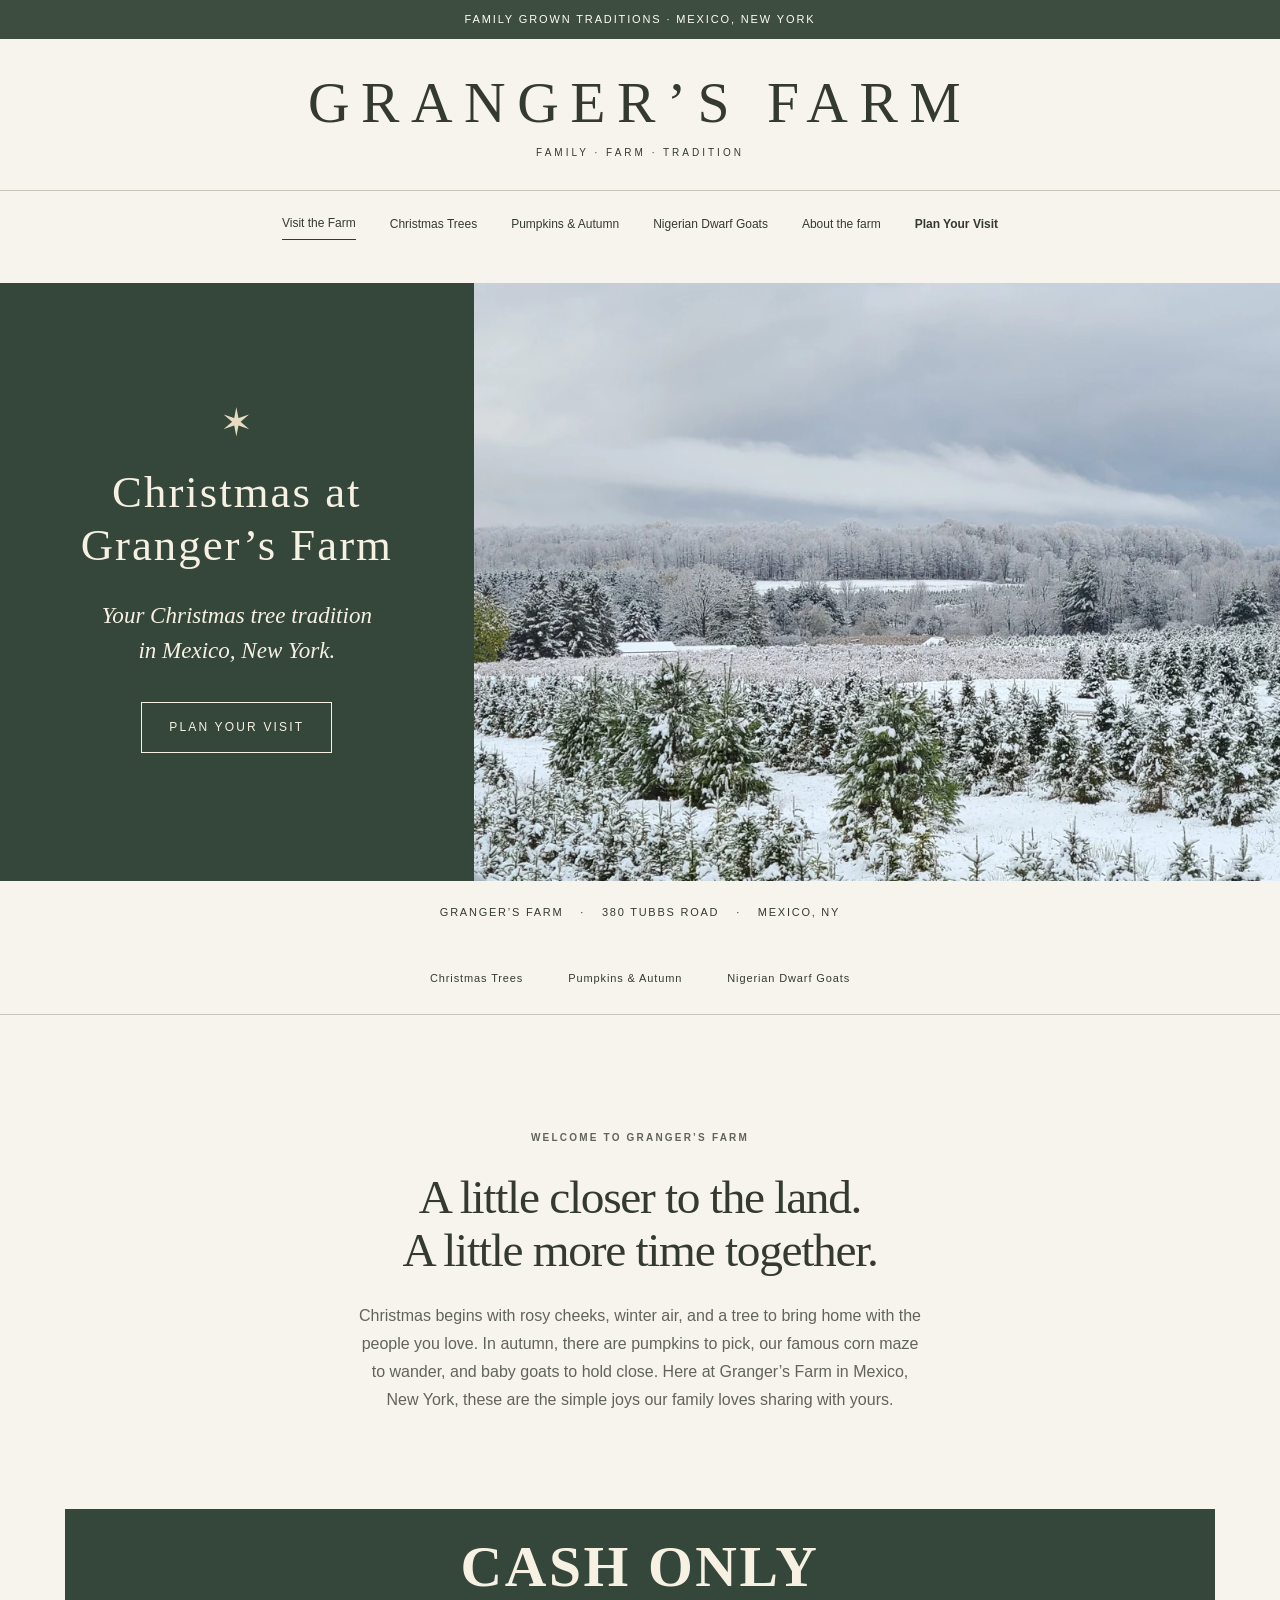
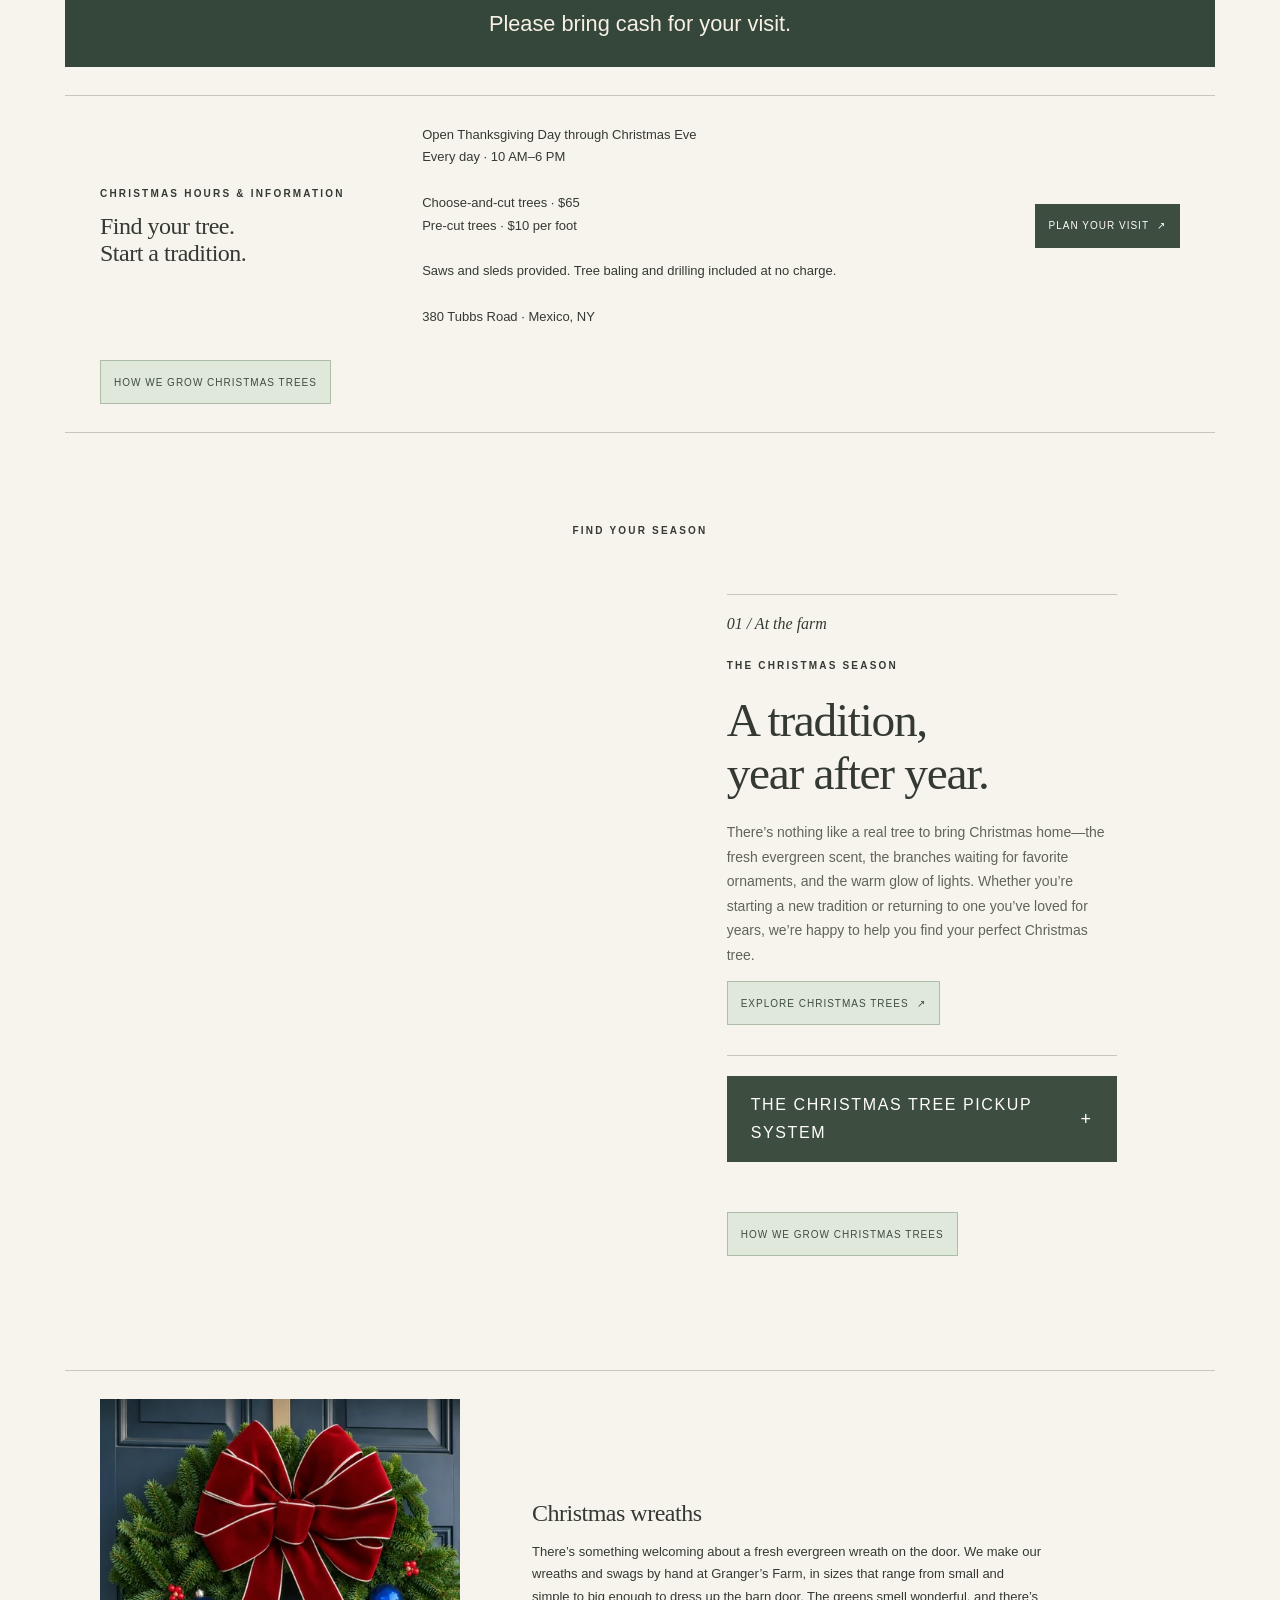
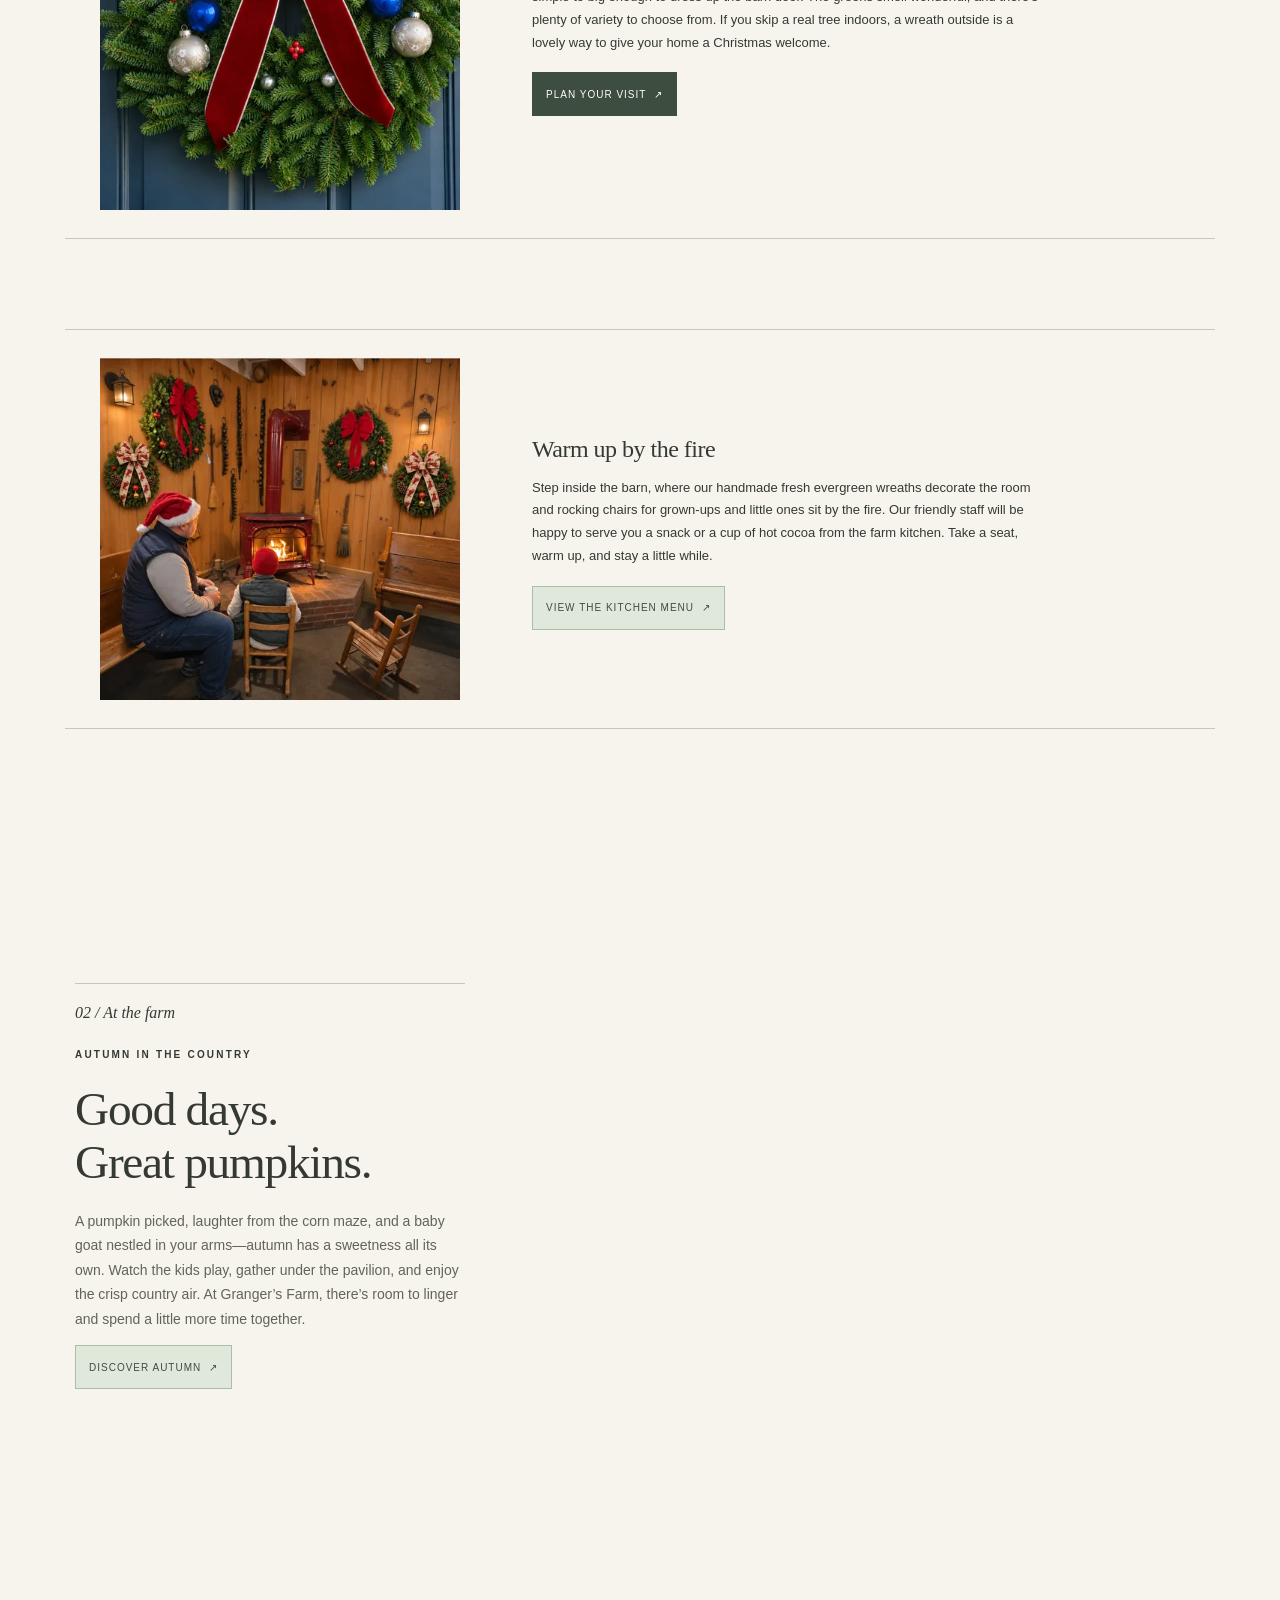
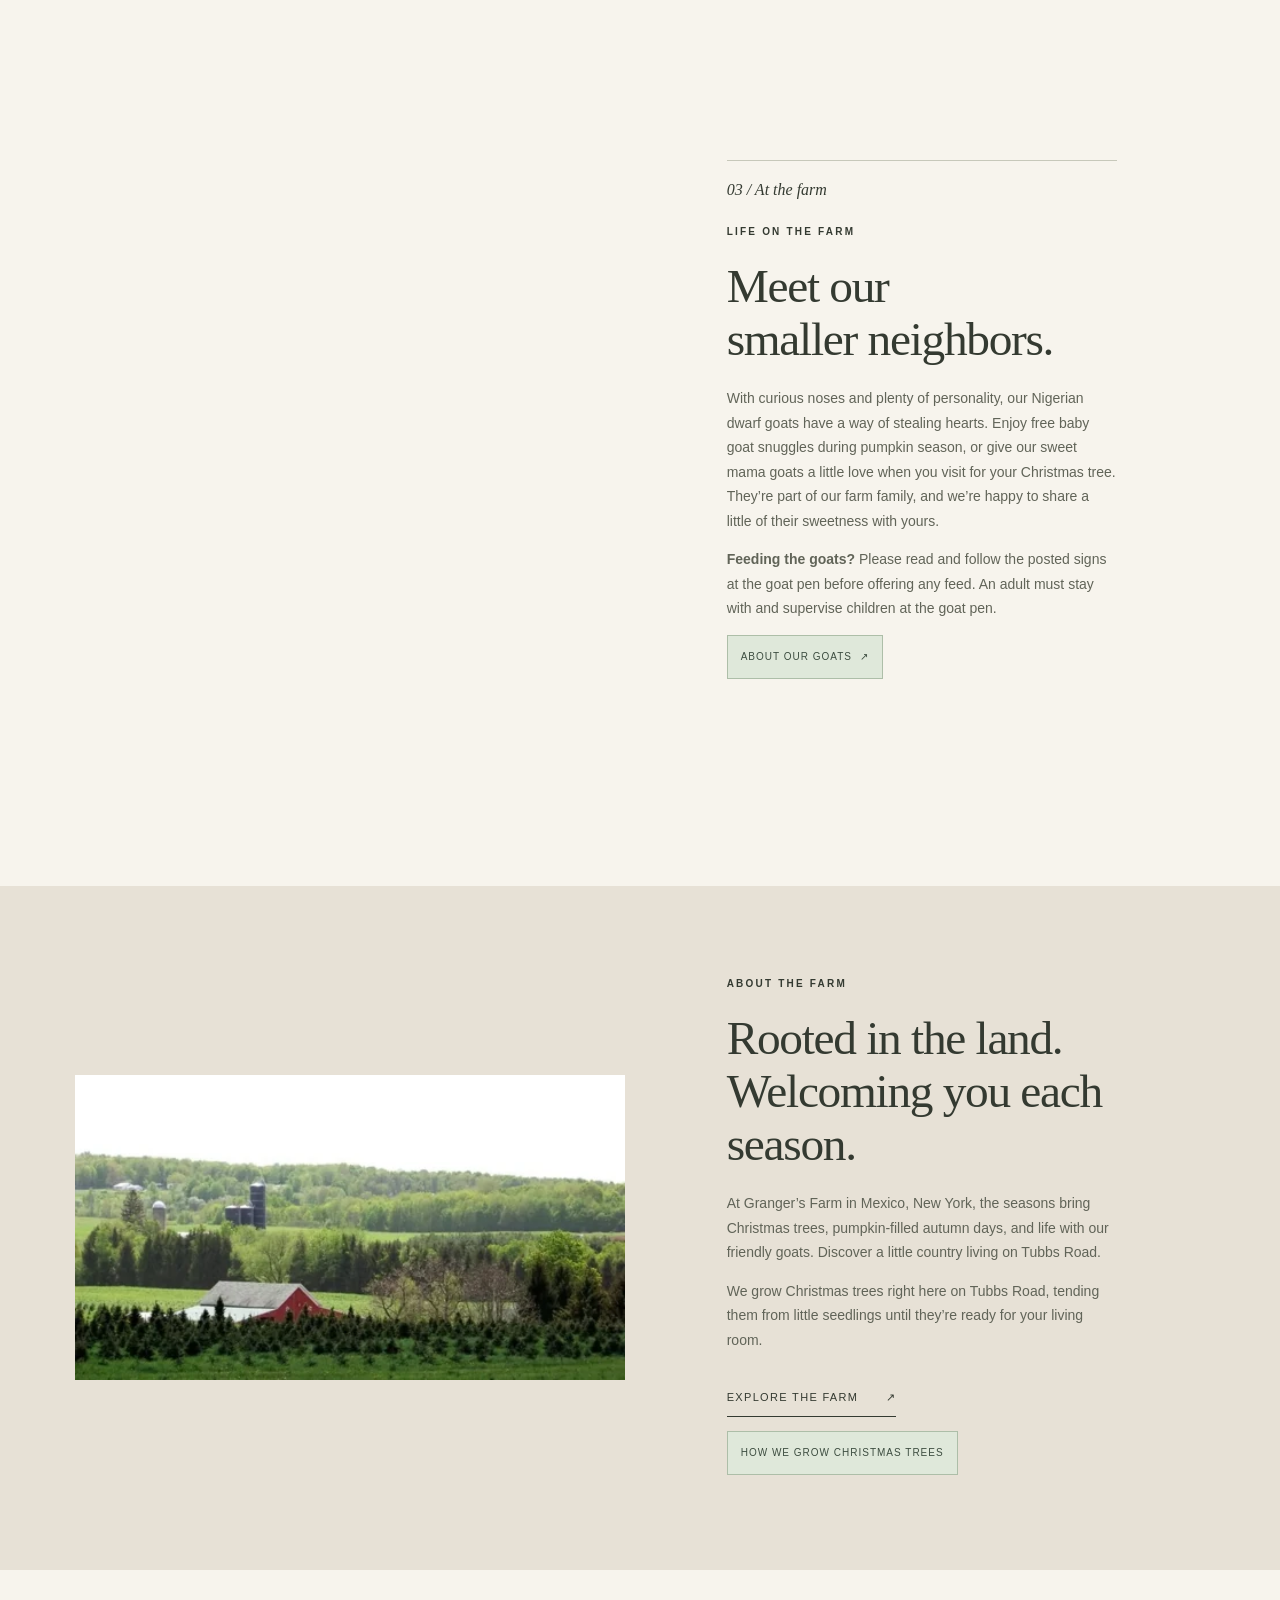
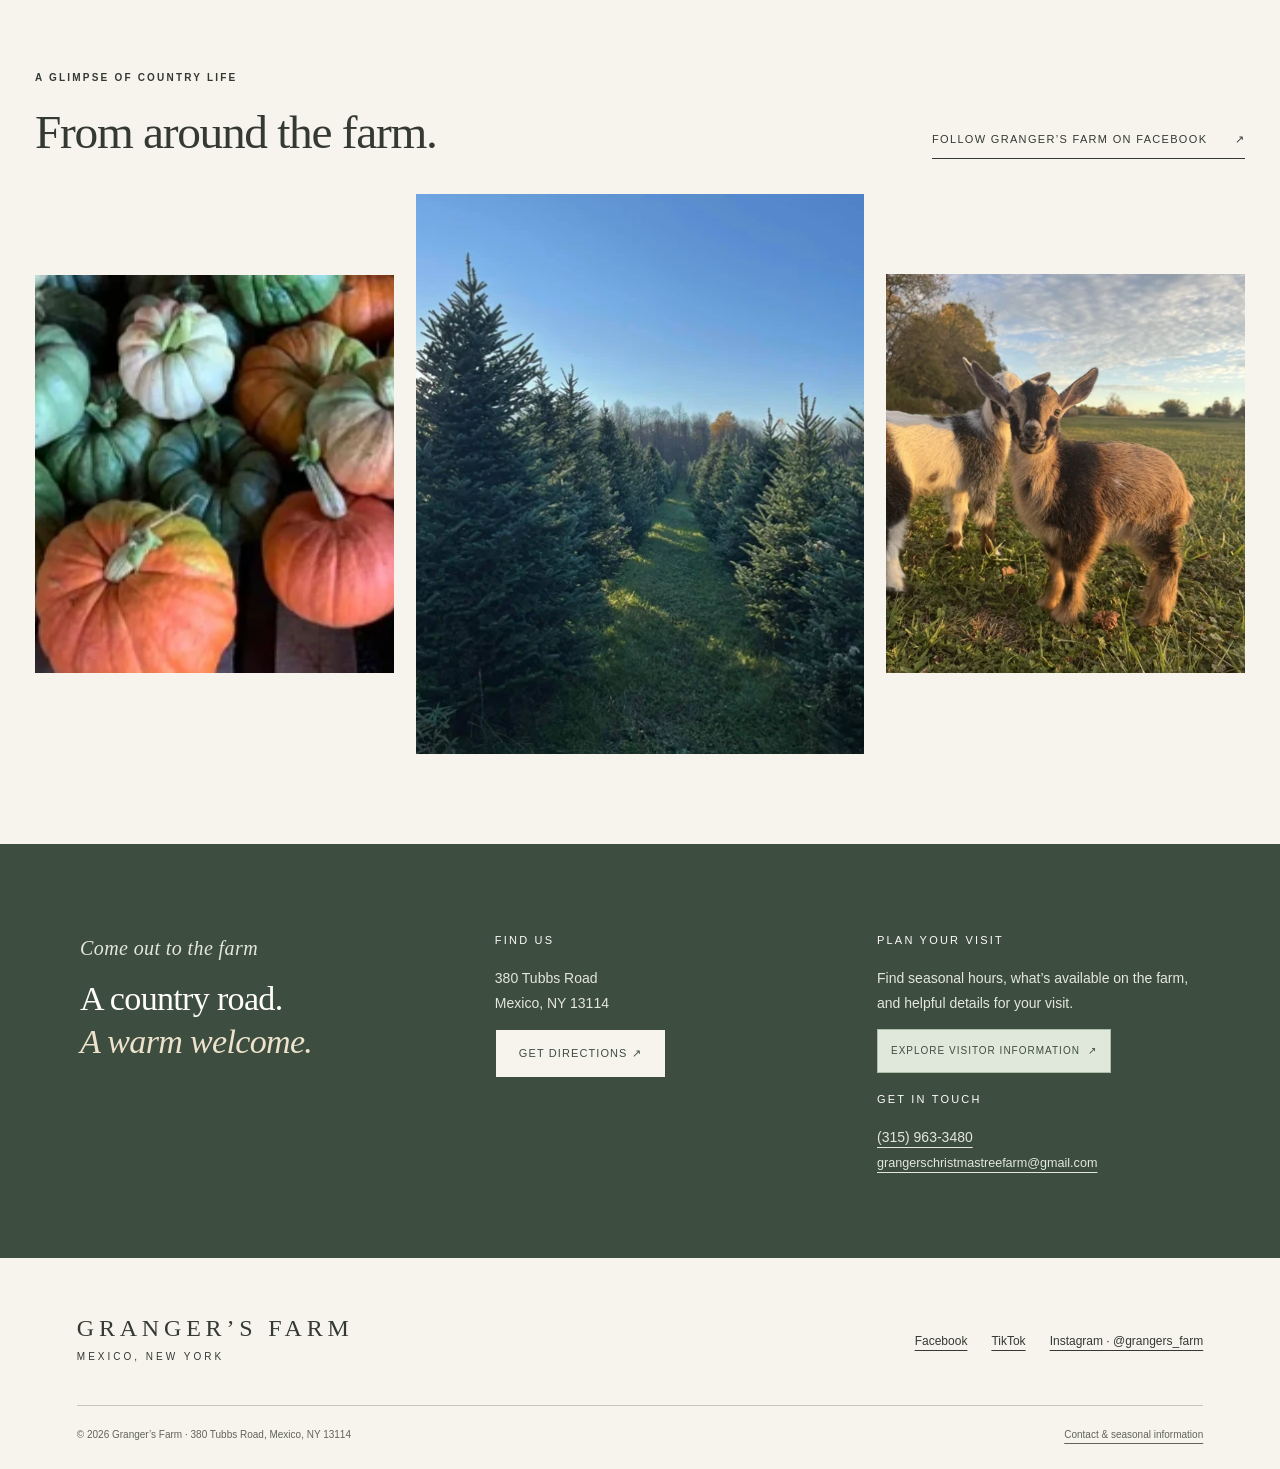
<file: index.html>
<!doctype html><html lang="en"><head><meta charset="utf-8"><meta name="msvalidate.01" content="9A1022CD507354B5B12B181D44475C6E"><meta name="viewport" content="width=device-width,initial-scale=1"><title>Granger’s Farm | Granger’s Christmas Tree Farm, Mexico NY</title><meta name="description" content="Granger’s Farm, also known as Granger’s Christmas Tree Farm, at 380 Tubbs Road in Mexico, NY. Christmas trees, pumpkins and Nigerian dwarf goats."><meta name="robots" content="index,follow"><link rel="canonical" href="https://grangersfarm.com/"><meta name="theme-color" content="#3d4d40"><meta property="og:type" content="website"><meta property="og:site_name" content="Granger’s Farm"><meta property="og:title" content="Granger’s Farm | Granger’s Christmas Tree Farm, Mexico NY"><meta property="og:description" content="Granger’s Farm, also known as Granger’s Christmas Tree Farm, at 380 Tubbs Road in Mexico, NY. Christmas trees, pumpkins and Nigerian dwarf goats."><meta property="og:url" content="https://grangersfarm.com/"><meta property="og:image" content="https://grangersfarm.com/assets/social-card.png"><meta property="og:image:alt" content="Granger’s Farm — Mexico, New York"><meta name="twitter:card" content="summary_large_image"><meta name="twitter:title" content="Granger’s Farm | Granger’s Christmas Tree Farm, Mexico NY"><meta name="twitter:description" content="Granger’s Farm, also known as Granger’s Christmas Tree Farm, at 380 Tubbs Road in Mexico, NY. Christmas trees, pumpkins and Nigerian dwarf goats."><meta name="twitter:image" content="https://grangersfarm.com/assets/social-card.png"><link rel="icon" href="./assets/favicon.svg" type="image/svg+xml"><link rel="stylesheet" href="./assets/styles.css?v=photo-viewer-20261114"><script src="./assets/main.js?v=photo-viewer-20261114" defer></script><script type="application/ld+json">{"@context":"https://schema.org","@graph":[{"@type":"LocalBusiness","@id":"https://grangersfarm.com/#farm","name":"Granger’s Farm","alternateName":"Granger’s Christmas Tree Farm","url":"https://grangersfarm.com","telephone":"+13159633480","email":"grangerschristmastreefarm@gmail.com","address":{"@type":"PostalAddress","streetAddress":"380 Tubbs Road","addressLocality":"Mexico","addressRegion":"NY","postalCode":"13114","addressCountry":"US"},"sameAs":["https://www.instagram.com/grangers_farm/","https://www.facebook.com/GrangersChristmasTreeFarm/","https://www.tiktok.com/@grangersfarm"]}]}</script><link rel="stylesheet" href="/assets/winter.css?v=20261109-titlecase"><style>
.pickup-details{margin:30px 0}
.pickup-details summary.button{display:inline-flex;align-items:center;gap:14px;max-width:100%;list-style:none;font:600 12px/1.4 var(--sans)}
.pickup-details summary::-webkit-details-marker{display:none}
.pickup-details .pickup-indicator{font-size:18px;line-height:1}
.pickup-details:not([open]) .pickup-minus,.pickup-details[open] .pickup-plus{display:none}
.pickup-details > .hours-box{margin:12px 0 0}
</style><style>
.button.button-compact.button-evergreen{background:var(--green);border-color:var(--green);color:var(--paper)}
.button.button-compact.button-evergreen:hover{background:#28372e;color:#fff}
</style></head><body><a class="skip" href="#main">Skip to content</a><div class="topline">Family grown traditions · Mexico, New York</div><header><div class="masthead"><a class="brand" href="/" aria-label="Granger’s Farm home">Granger’s Farm<small>Family · Farm · Tradition</small></a></div><div class="nav-wrap"><button class="menu-toggle" aria-controls="navigation" aria-expanded="true">Menu −</button><nav class="nav" id="navigation" aria-label="Main navigation"><a href="/" aria-current="page">Visit the Farm</a><a href="/christmas-trees/" >Christmas Trees</a><a href="/pumpkins-autumn/" >Pumpkins &amp; Autumn</a><a href="/nigerian-dwarf-goats/" >Nigerian Dwarf Goats</a><a href="/our-family-farm/" >About the farm</a><a href="/plan-your-visit/" >Plan Your Visit</a></nav></div></header><main id="main"><section class="winter-hero" aria-labelledby="winter-title"><div class="winter-copy"><span class="winter-star" aria-hidden="true">✶</span><h1 id="winter-title">Christmas at<br>Granger’s Farm</h1><p>Your Christmas tree tradition<br>in Mexico, New York.</p><a class="winter-button" href="/plan-your-visit/">Plan Your Visit</a></div><picture class="winter-photo"><img src="/assets/winter-farm-1600.webp" srcset="/assets/winter-farm-640.webp 640w, /assets/winter-farm-1024.webp 1024w, /assets/winter-farm-1600.webp 1600w, /assets/winter-farm-2048.webp 2048w" sizes="(max-width: 700px) 100vw, 63vw" width="2048" height="1536" fetchpriority="high" decoding="async" alt="Snow-covered Christmas tree rows at Granger’s Farm in Mexico, New York."></picture></section><div class="winter-address">Granger’s Farm <span aria-hidden="true">·</span> 380 Tubbs Road <span aria-hidden="true">·</span> Mexico, NY</div><nav class="quick-nav" aria-label="Explore the farm"><a href="#trees">Christmas Trees</a><a href="#pumpkins">Pumpkins &amp; Autumn</a><a href="#goats">Nigerian Dwarf Goats</a></nav><section class="welcome"><p class="eyebrow">Welcome to Granger’s Farm</p><h2>A little closer to the land.<br>A little more time together.</h2><p>Christmas begins with rosy cheeks, winter air, and a tree to bring home with the people you love. In autumn, there are pumpkins to pick, our famous corn maze to wander, and baby goats to hold close. Here at Granger’s Farm in Mexico, New York, these are the simple joys our family loves sharing with yours.</p></section><div class="cash-banner" role="note" aria-label="Payment information"><strong>CASH ONLY</strong><p>Please bring cash for your visit.</p></div><aside class="season-note" aria-label="Christmas hours and information"><div><span class="eyebrow">Christmas Hours &amp; Information</span><h2>Find your tree.<br>Start a tradition.</h2></div><p style="white-space:pre-line">Open Thanksgiving Day through Christmas Eve
Every day · 10 AM–6 PM

Choose-and-cut trees · $65
Pre-cut trees · $10 per foot

Saws and sleds provided. Tree baling and drilling included at no charge.

380 Tubbs Road · Mexico, NY</p><a class="button button-compact button-evergreen" href="/plan-your-visit/">Plan Your Visit <span aria-hidden="true">↗</span></a><p><a class="button button-compact" href="/christmas-trees/#growing-christmas-trees">How we grow Christmas trees</a></p></aside><div class="section-heading"><p class="eyebrow">Find your season</p></div><section class="editorial " id="trees"><figure class="photo christmas-visit"><img src="/assets/christmas-tree-visit-1168.webp" srcset="/assets/christmas-tree-visit-480.webp 480w, /assets/christmas-tree-visit-1168.webp 1168w" sizes="(max-width:700px) calc(100vw - 50px), 50vw" width="1168" height="1347" loading="lazy" decoding="async" alt="Visitors walking through snowy Christmas tree rows with a tree on a sled."></figure><div class="copy"><span class="number">01 / At the farm</span><p class="eyebrow">The Christmas season</p><h2>A tradition,<br>year after year.</h2><p>There’s nothing like a real tree to bring Christmas home—the fresh evergreen scent, the branches waiting for favorite ornaments, and the warm glow of lights. Whether you’re starting a new tradition or returning to one you’ve loved for years, we’re happy to help you find your perfect Christmas tree.</p><a class="button button-compact" href="/christmas-trees/">Explore Christmas trees <span aria-hidden="true">↗</span></a>
<details class="pickup-details" id="christmas-tree-pickup">
<summary class="button">The Christmas Tree Pickup System<span class="pickup-indicator" aria-hidden="true"><span class="pickup-plus">+</span><span class="pickup-minus">−</span></span></summary>
<div class="hours-box">
<ol style="padding-left:1.4em;margin:12px 0 16px">
  <li style="margin-bottom:10px"><strong>Grab a sled and saw, then find your tree.</strong> Pick up a sled and saw outside the back of the barn, near the baling room. Then head out to the fields to find and cut your Christmas tree. Battery-powered saws are welcome, and gas-powered saws are prohibited anywhere on the farm.</li>
  <li style="margin-bottom:10px"><strong>Bring your tree back to the barn.</strong> Pull your tree on the sled to the baling room at the back of the barn, right where you started. We’ll tag it and give you a ticket with the matching serial number. <strong>Do not take your tree straight to your vehicle.</strong> Every tree must come back to the barn to be tagged, even if your vehicle is closer or you’re skipping baling and drilling.</li>
  <li style="margin-bottom:10px"><strong>Head inside to pay.</strong> The cashier will stamp your ticket when you pay. While you’re inside, we’ll even up the cut at the base if needed, bale and drill your tree if you’d like, and move it to the pickup area. After all that work, it’s a good time to put your feet up by the fire with a cup of hot cocoa.</li>
  <li><strong>Show your stamped ticket at pickup.</strong> When you’re ready to go, bring your stamped ticket to the pickup station. We’ll match the full serial number on your ticket to the tag on your tree. <strong>Please wait for the attendant to verify the match before taking your tree to your vehicle.</strong> Once we’ve verified the match, your tree is ready to go home. For insurance reasons, our staff are unable to help tie down your tree. Please secure it to your vehicle before you leave.</li>
</ol>
<p style="margin-bottom:0"><strong>Don’t lose your ticket.</strong> Take your time enjoying the farm. Your tree will be waiting in the pickup area, and we’ll need your stamped ticket when you come back for it.</p>
</div>
</details>
<p><a class="button button-compact" href="/christmas-trees/#growing-christmas-trees">How we grow Christmas trees</a></p></div></section><section class="season-note" id="wreaths" aria-labelledby="wreaths-title"><figure class="wreath-photo"><img src="/assets/red-bow-wreath-960.webp" srcset="/assets/red-bow-wreath-480.webp 480w, /assets/red-bow-wreath-960.webp 960w" sizes="(max-width: 700px) calc(100vw - 50px), 360px" width="960" height="1093" loading="lazy" decoding="async" alt="Evergreen Christmas wreath with a red velvet bow and blue and silver ornaments on a dark blue door."></figure><div class="wreath-copy"><h2 id="wreaths-title">Christmas wreaths</h2><p>There’s something welcoming about a fresh evergreen wreath on the door. We make our wreaths and swags by hand at Granger’s Farm, in sizes that range from small and simple to big enough to dress up the barn door. The greens smell wonderful, and there’s plenty of variety to choose from. If you skip a real tree indoors, a wreath outside is a lovely way to give your home a Christmas welcome.</p><a class="button button-compact button-evergreen" href="/plan-your-visit/">Plan Your Visit <span aria-hidden="true">↗</span></a></div></section><section class="season-note" id="farm-kitchen" aria-labelledby="farm-kitchen-title"><figure class="season-note-photo"><img src="/assets/farm-kitchen-wreaths-960.webp" srcset="/assets/farm-kitchen-wreaths-480.webp 480w, /assets/farm-kitchen-wreaths-960.webp 960w" sizes="(max-width: 700px) calc(100vw - 50px), 360px" width="960" height="914" loading="lazy" decoding="async" alt="Two visitors warming up by a glowing red stove beneath four Christmas wreaths in the farm barn."></figure><div class="season-note-copy"><h2 id="farm-kitchen-title">Warm up by the fire</h2><p>Step inside the barn, where our handmade fresh evergreen wreaths decorate the room and rocking chairs for grown-ups and little ones sit by the fire. Our friendly staff will be happy to serve you a snack or a cup of hot cocoa from the farm kitchen. Take a seat, warm up, and stay a little while.</p><a class="button button-compact" href="/plan-your-visit/#kitchen-menu">View the Kitchen Menu <span aria-hidden="true">↗</span></a></div></section><section class="editorial reverse" id="pumpkins"><figure class="photo autumn-single"><img src="/assets/autumn-patch-1080.webp" srcset="/assets/autumn-patch-480.webp 480w, /assets/autumn-patch-1080.webp 1080w" sizes="(max-width:700px) calc(100vw - 50px), 50vw" width="1080" height="1440" loading="lazy" decoding="async" alt="Two children walking through rows of pumpkins at Granger’s Farm."></figure><div class="copy"><span class="number">02 / At the farm</span><p class="eyebrow">Autumn in the country</p><h2>Good days.<br>Great pumpkins.</h2><p>A pumpkin picked, laughter from the corn maze, and a baby goat nestled in your arms—autumn has a sweetness all its own. Watch the kids play, gather under the pavilion, and enjoy the crisp country air. At Granger’s Farm, there’s room to linger and spend a little more time together.</p><a class="button button-compact" href="/pumpkins-autumn/">Discover autumn <span aria-hidden="true">↗</span></a></div></section><section class="editorial " id="goats"><figure class="photo goat-portrait"><img src="/assets/goat-kid-1080.webp" srcset="/assets/goat-kid-480.webp 480w, /assets/goat-kid-1080.webp 1080w" sizes="(max-width:700px) calc(100vw - 50px), 50vw" width="1536" height="2048" loading="lazy" decoding="async" alt="A Nigerian dwarf goat kid standing in the grass at Granger’s Farm in warm evening light."></figure><div class="copy"><span class="number">03 / At the farm</span><p class="eyebrow">Life on the farm</p><h2>Meet our<br>smaller neighbors.</h2><p>With curious noses and plenty of personality, our Nigerian dwarf goats have a way of stealing hearts. Enjoy free baby goat snuggles during pumpkin season, or give our sweet mama goats a little love when you visit for your Christmas tree. They’re part of our farm family, and we’re happy to share a little of their sweetness with yours.</p><p><strong>Feeding the goats?</strong> Please read and follow the posted signs at the goat pen before offering any feed. An adult must stay with and supervise children at the goat pen.</p><a class="button button-compact" href="/nigerian-dwarf-goats/">About our goats <span aria-hidden="true">↗</span></a></div></section><section class="family-band"><div class="editorial"><figure class="photo about-landscape"><img src="/assets/farm-landscape-1080.webp" srcset="/assets/farm-landscape-480.webp 480w, /assets/farm-landscape-1080.webp 1080w" sizes="(max-width:700px) calc(100vw - 50px), 50vw" width="1080" height="806" loading="lazy" decoding="async" alt="Granger’s Farm landscape with a red barn, Christmas tree rows, fields and wooded hills in Mexico, New York."></figure><div class="copy"><p class="eyebrow">About the Farm</p><h2>Rooted in the land.<br>Welcoming you each season.</h2><p>At Granger’s Farm in Mexico, New York, the seasons bring Christmas trees, pumpkin-filled autumn days, and life with our friendly goats. Discover a little country living on Tubbs Road.</p><p>We grow Christmas trees right here on Tubbs Road, tending them from little seedlings until they’re ready for your living room.</p><a class="text-link" href="/our-family-farm/">Explore the Farm <span aria-hidden="true">↗</span></a><p><a class="button button-compact" href="/our-family-farm/#growing-christmas-trees">How we grow Christmas trees</a></p></div></div></section><section class="gallery"><div class="gallery-header"><div><p class="eyebrow">A glimpse of country life</p><h2>From around the farm.</h2></div><a class="text-link" href="https://www.facebook.com/GrangersChristmasTreeFarm/">Follow Granger’s Farm on Facebook <span aria-hidden="true">↗</span></a></div><div class="gallery-grid"><figure class="photo detail"><img src="/assets/gallery-pumpkins-1078.webp" srcset="/assets/gallery-pumpkins-480.webp 480w, /assets/gallery-pumpkins-1078.webp 1078w" sizes="(max-width:700px) calc(100vw - 50px), 34vw" width="1078" height="446" loading="lazy" decoding="async" style="position:absolute;inset:0;width:100%;height:100%;object-fit:cover" alt="Orange, cream and sage-green pumpkins displayed at Granger’s Farm."></figure><figure class="photo trees"><img src="/assets/gallery-tree-rows-1078.webp" srcset="/assets/gallery-tree-rows-480.webp 480w, /assets/gallery-tree-rows-1078.webp 1078w" sizes="(max-width:700px) calc(100vw - 50px), 34vw" width="1078" height="1264" loading="lazy" decoding="async" style="position:absolute;inset:0;width:100%;height:100%;object-fit:cover" alt="A grassy path between Christmas tree rows at Granger’s Farm in Mexico, New York."></figure><figure class="photo goats"><img src="/assets/gallery-goats-1080.webp" srcset="/assets/gallery-goats-480.webp 480w, /assets/gallery-goats-1080.webp 1080w" sizes="(max-width:700px) calc(100vw - 50px), 34vw" width="1536" height="2048" loading="lazy" decoding="async" style="position:absolute;inset:0;width:100%;height:100%;object-fit:cover;object-position:50% 62%" alt="Two Nigerian dwarf goat kids in the grass at Granger’s Farm in warm evening light."></figure></div></section><section class="visit-band"><div class="visit-inner"><div><p class="eyebrow">Come out to the farm</p><h2><span>A country road.</span><span><em>A warm welcome.</em></span></h2></div><div><h3>Find us</h3><p>380 Tubbs Road<br>Mexico, NY 13114</p><a class="button" href="https://www.google.com/maps/dir/?api=1&destination=380%20Tubbs%20Road%2C%20Mexico%2C%20NY%2013114">Get directions ↗</a></div><div><h3>Plan Your Visit</h3><p>Find seasonal hours, what’s available on the farm, and helpful details for your visit.</p><a class="button button-compact" href="/plan-your-visit/">Explore visitor information <span aria-hidden="true">↗</span></a><h3>Get in touch</h3><p><a href="tel:+13159633480">(315) 963-3480</a><br><a href="mailto:grangerschristmastreefarm@gmail.com" style="overflow-wrap:anywhere">grangerschristmastreefarm@gmail.com</a></p></div></div></section></main><footer><div class="footer-top"><a class="brand" href="/">Granger’s Farm<small>Mexico, New York</small></a><nav class="social" aria-label="Social media"><a href="https://www.facebook.com/GrangersChristmasTreeFarm/">Facebook</a><a href="https://www.tiktok.com/@grangersfarm">TikTok</a><a href="https://www.instagram.com/grangers_farm/">Instagram · @grangers_farm</a></nav></div><div class="footer-bottom"><span>© 2026 Granger’s Farm · 380 Tubbs Road, Mexico, NY 13114</span><a href="/plan-your-visit/">Contact &amp; seasonal information</a></div></footer><div class="mobile-contact" aria-label="Quick contact"><a href="tel:+13159633480">Call the farm</a><a href="https://www.google.com/maps/dir/?api=1&destination=380%20Tubbs%20Road%2C%20Mexico%2C%20NY%2013114">Directions ↗</a></div></body></html>
</file>
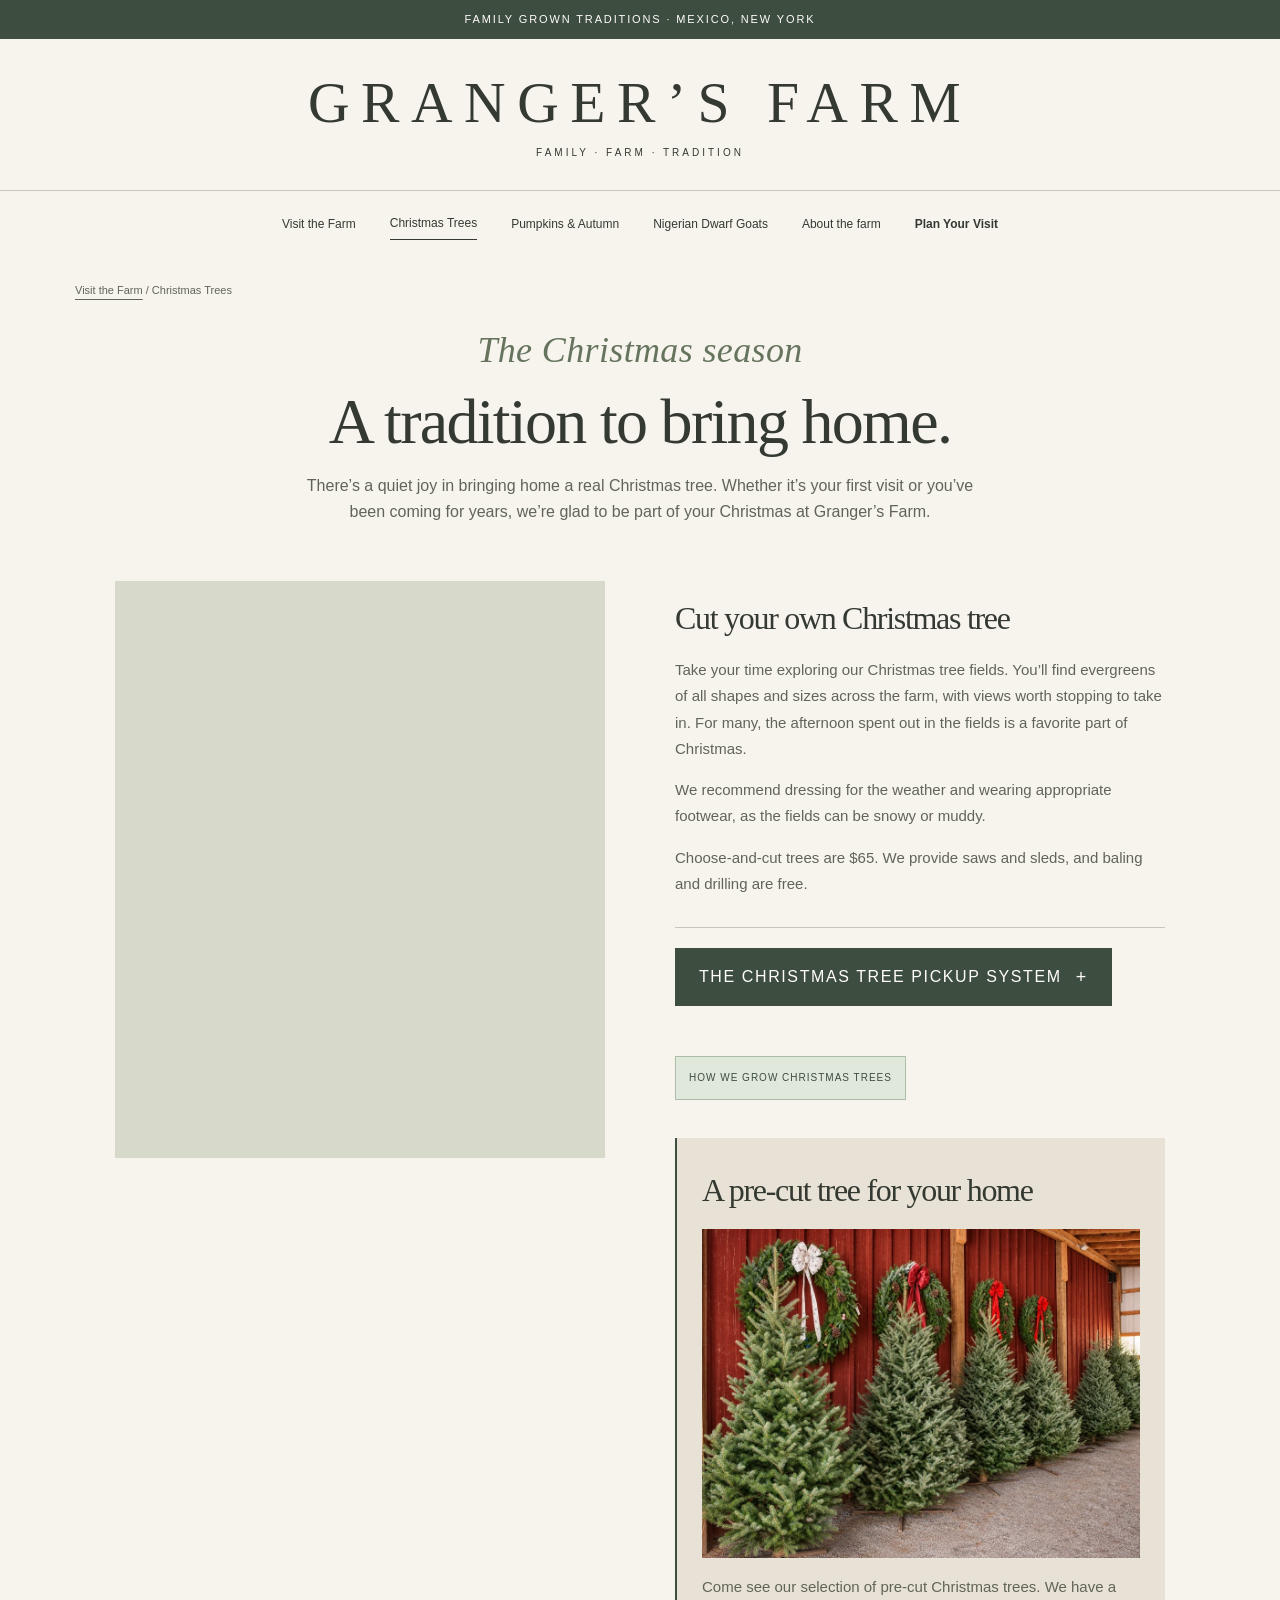
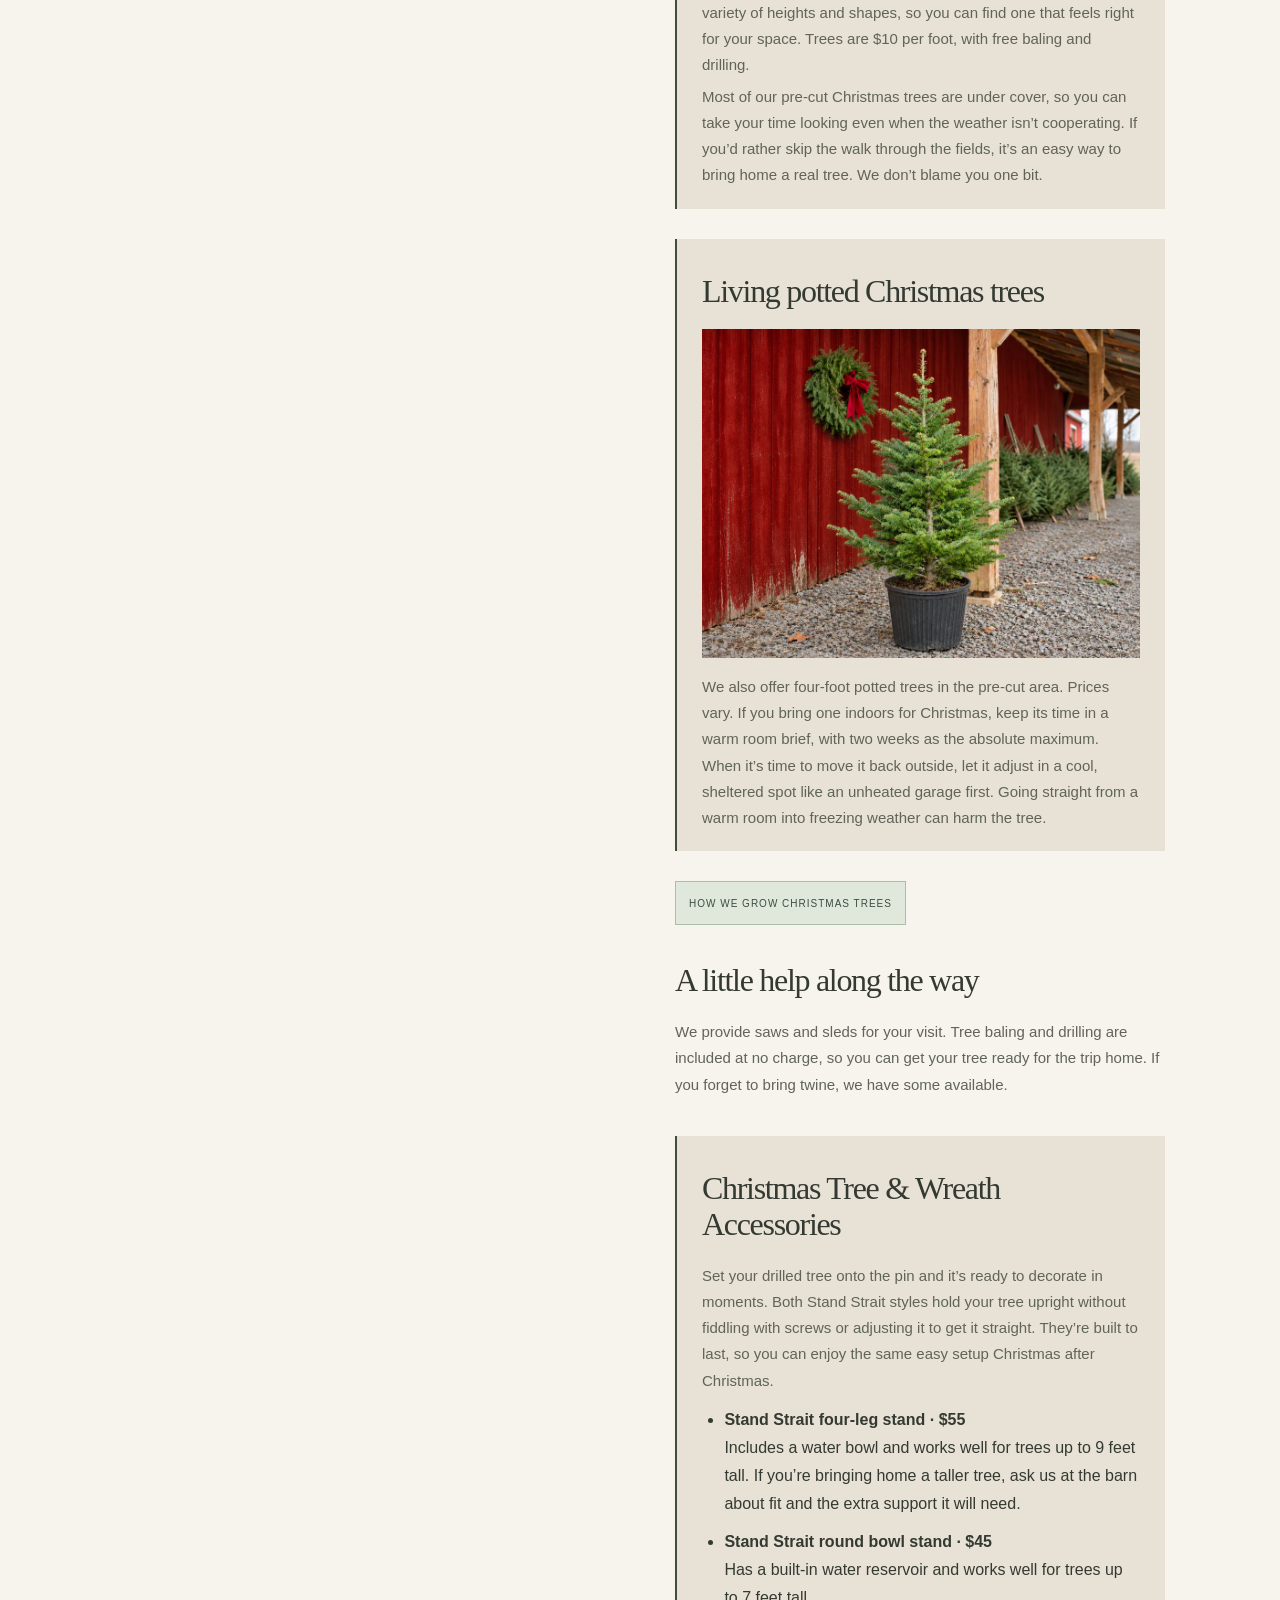
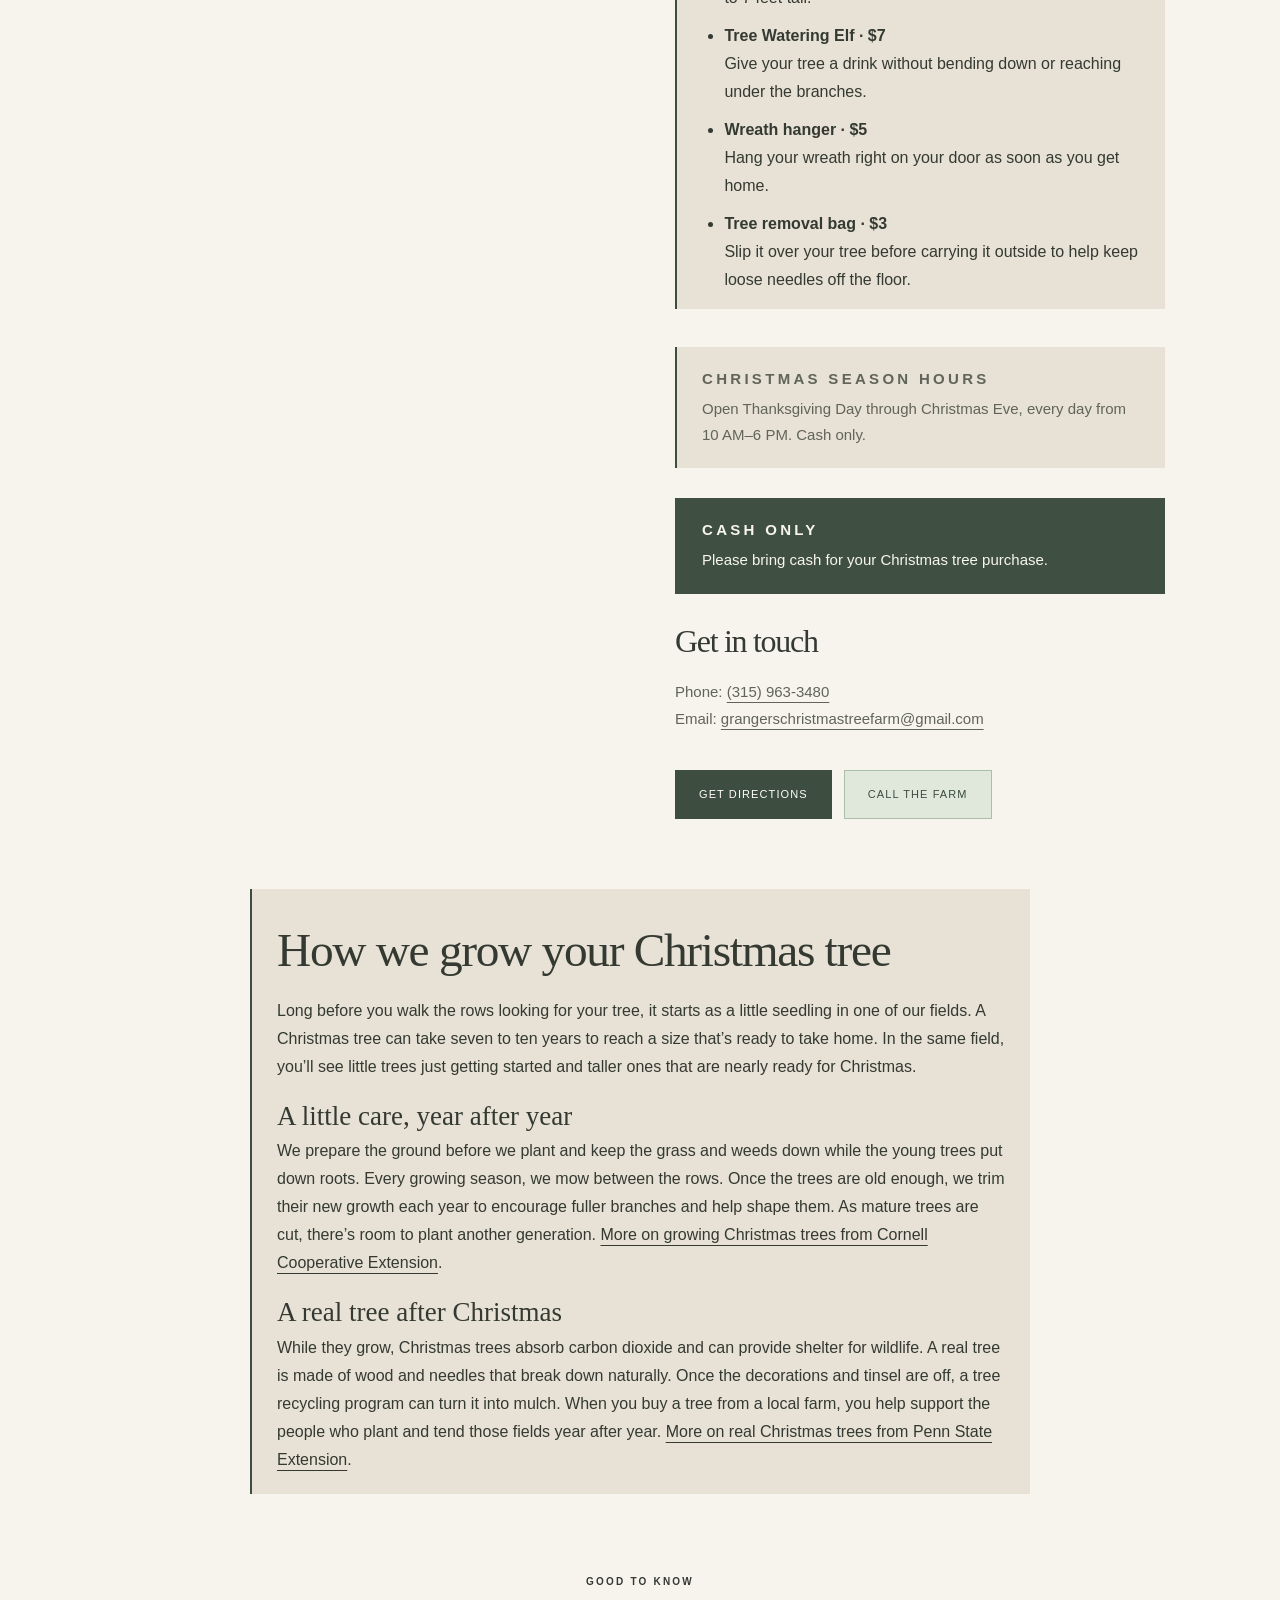
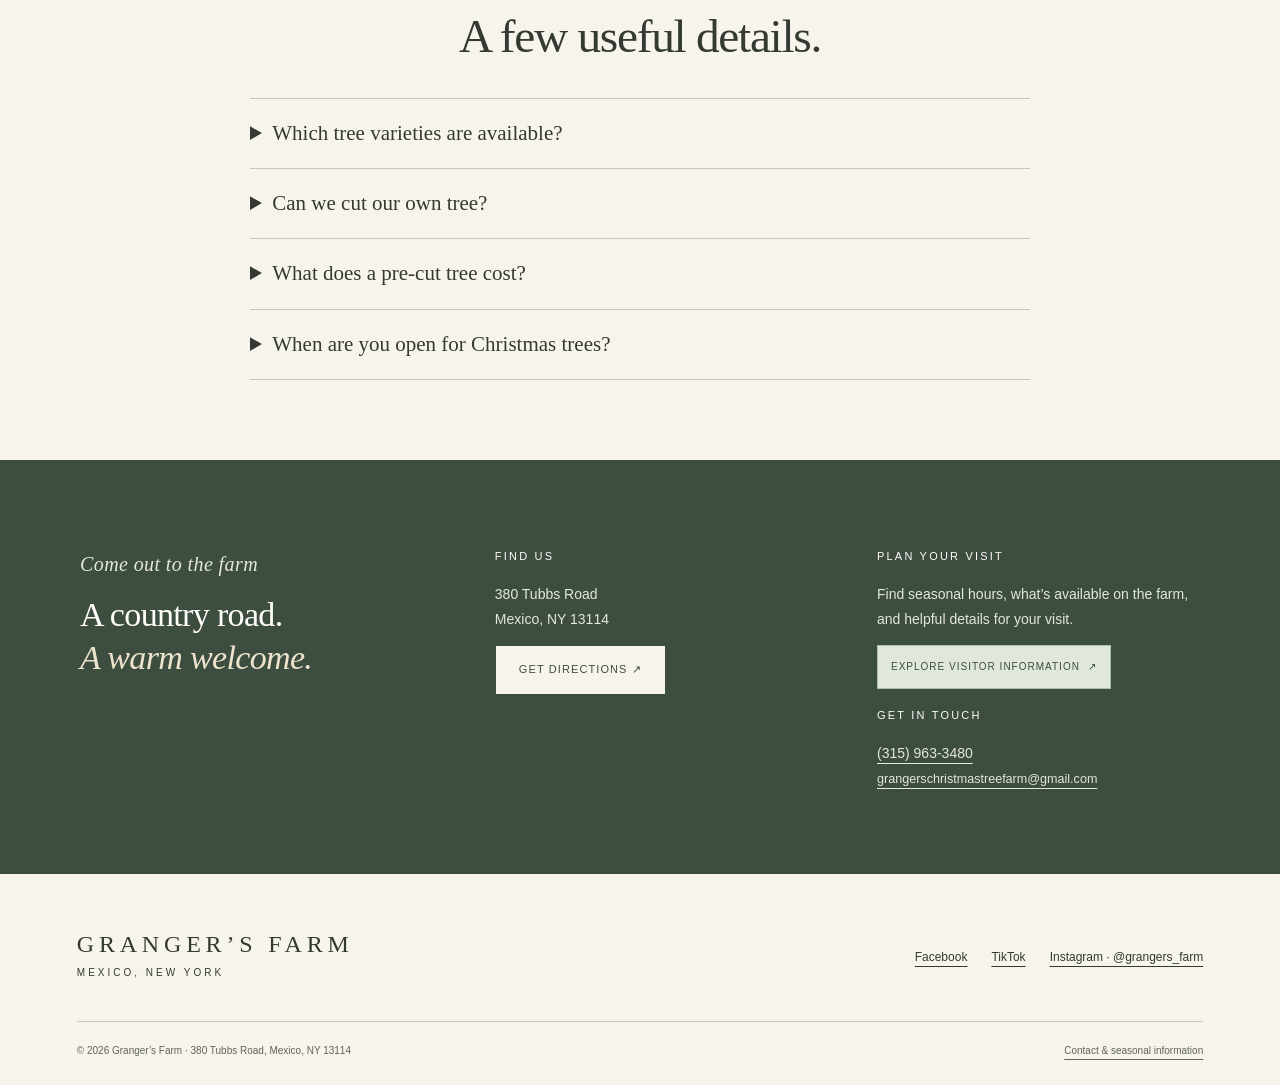
<file: christmas-trees/index.html>
<!doctype html><html lang="en"><head><meta charset="utf-8"><meta name="viewport" content="width=device-width,initial-scale=1"><title>Christmas Trees in Mexico, NY | Granger’s Farm</title><meta name="description" content="Plan a seasonal Christmas tree visit to Granger’s Farm in Mexico, NY, near Oswego. Contact the farm for current dates, hours and tree offerings."><meta name="robots" content="index,follow"><link rel="canonical" href="https://grangersfarm.com/christmas-trees/"><meta name="theme-color" content="#3d4d40"><meta property="og:type" content="website"><meta property="og:site_name" content="Granger’s Farm"><meta property="og:title" content="Christmas Trees in Mexico, NY | Granger’s Farm"><meta property="og:description" content="Plan a seasonal Christmas tree visit to Granger’s Farm in Mexico, NY, near Oswego. Contact the farm for current dates, hours and tree offerings."><meta property="og:url" content="https://grangersfarm.com/christmas-trees/"><meta property="og:image" content="https://grangersfarm.com/assets/social-card.png"><meta property="og:image:alt" content="Granger’s Farm — Mexico, New York"><meta name="twitter:card" content="summary_large_image"><meta name="twitter:title" content="Christmas Trees in Mexico, NY | Granger’s Farm"><meta name="twitter:description" content="Plan a seasonal Christmas tree visit to Granger’s Farm in Mexico, NY, near Oswego. Contact the farm for current dates, hours and tree offerings."><meta name="twitter:image" content="https://grangersfarm.com/assets/social-card.png"><link rel="icon" href="../assets/favicon.svg" type="image/svg+xml"><link rel="stylesheet" href="../assets/styles.css?v=photo-viewer-20261114"><script src="../assets/main.js?v=photo-viewer-20261114" defer></script><script type="application/ld+json">{"@context":"https://schema.org","@graph":[{"@type":"LocalBusiness","@id":"https://grangersfarm.com/#farm","name":"Granger’s Farm","alternateName":"Granger’s Christmas Tree Farm","url":"https://grangersfarm.com","telephone":"+13159633480","email":"grangerschristmastreefarm@gmail.com","address":{"@type":"PostalAddress","streetAddress":"380 Tubbs Road","addressLocality":"Mexico","addressRegion":"NY","postalCode":"13114","addressCountry":"US"},"sameAs":["https://www.instagram.com/grangers_farm/","https://www.facebook.com/GrangersChristmasTreeFarm/","https://www.tiktok.com/@grangersfarm"]},{"@type":"BreadcrumbList","itemListElement":[{"@type":"ListItem","position":1,"name":"Visit the Farm","item":"https://grangersfarm.com/"},{"@type":"ListItem","position":2,"name":"Christmas Trees","item":"https://grangersfarm.com/christmas-trees/"}]}]}</script><style>
.pickup-details{margin:30px 0}
.pickup-details summary.button{display:inline-flex;align-items:center;gap:14px;max-width:100%;list-style:none;font:600 12px/1.4 var(--sans)}
.pickup-details summary::-webkit-details-marker{display:none}
.pickup-details .pickup-indicator{font-size:18px;line-height:1}
.pickup-details:not([open]) .pickup-minus,.pickup-details[open] .pickup-plus{display:none}
.pickup-details > .hours-box{margin:12px 0 0}
</style></head><body><a class="skip" href="#main">Skip to content</a><div class="topline">Family grown traditions · Mexico, New York</div><header><div class="masthead"><a class="brand" href="/" aria-label="Granger’s Farm home">Granger’s Farm<small>Family · Farm · Tradition</small></a></div><div class="nav-wrap"><button class="menu-toggle" aria-controls="navigation" aria-expanded="true">Menu −</button><nav class="nav" id="navigation" aria-label="Main navigation"><a href="/" >Visit the Farm</a><a href="/christmas-trees/" aria-current="page">Christmas Trees</a><a href="/pumpkins-autumn/" >Pumpkins &amp; Autumn</a><a href="/nigerian-dwarf-goats/" >Nigerian Dwarf Goats</a><a href="/our-family-farm/" >About the farm</a><a href="/plan-your-visit/" >Plan Your Visit</a></nav></div></header><nav class="breadcrumb" aria-label="Breadcrumb"><a href="/">Visit the Farm</a> <span aria-hidden="true">/</span> Christmas Trees</nav><main id="main"><section class="hero christmas-intro"><p class="eyebrow">The Christmas season</p><h1>A tradition to bring home.</h1><p>There’s a quiet joy in bringing home a real Christmas tree. Whether it’s your first visit or you’ve been coming for years, we’re glad to be part of your Christmas at Granger’s Farm.</p></section><div class="article"><figure class="photo christmas-visit"><img src="/assets/christmas-tree-visit-1168.webp" srcset="/assets/christmas-tree-visit-480.webp 480w, /assets/christmas-tree-visit-1168.webp 1168w" sizes="(max-width:700px) calc(100vw - 50px), 50vw" width="1168" height="1347" loading="lazy" decoding="async" alt="Visitors walking through snowy Christmas tree rows with a tree on a sled."></figure><div><section><h2>Cut your own Christmas tree</h2><p>Take your time exploring our Christmas tree fields. You’ll find evergreens of all shapes and sizes across the farm, with views worth stopping to take in. For many, the afternoon spent out in the fields is a favorite part of Christmas.</p><p>We recommend dressing for the weather and wearing appropriate footwear, as the fields can be snowy or muddy.</p><p>Choose-and-cut trees are $65. We provide saws and sleds, and baling and drilling are free.</p><details class="pickup-details" id="christmas-tree-pickup">
<summary class="button">The Christmas Tree Pickup System<span class="pickup-indicator" aria-hidden="true"><span class="pickup-plus">+</span><span class="pickup-minus">−</span></span></summary>
<div class="hours-box">
<ol style="padding-left:1.4em;margin:12px 0 16px">
  <li style="margin-bottom:10px"><strong>Grab a sled and saw, then find your tree.</strong> Pick up a sled and saw outside the back of the barn, near the baling room. Then head out to the fields to find and cut your Christmas tree. Battery-powered saws are welcome, and gas-powered saws are prohibited anywhere on the farm.</li>
  <li style="margin-bottom:10px"><strong>Bring your tree back to the barn.</strong> Pull your tree on the sled to the baling room at the back of the barn, right where you started. We’ll tag it and give you a ticket with the matching serial number. <strong>Do not take your tree straight to your vehicle.</strong> Every tree must come back to the barn to be tagged, even if your vehicle is closer or you’re skipping baling and drilling.</li>
  <li style="margin-bottom:10px"><strong>Head inside to pay.</strong> The cashier will stamp your ticket when you pay. While you’re inside, we’ll even up the cut at the base if needed, bale and drill your tree if you’d like, and move it to the pickup area. After all that work, it’s a good time to put your feet up by the fire with a cup of hot cocoa.</li>
  <li><strong>Show your stamped ticket at pickup.</strong> When you’re ready to go, bring your stamped ticket to the pickup station. We’ll match the full serial number on your ticket to the tag on your tree. <strong>Please wait for the attendant to verify the match before taking your tree to your vehicle.</strong> Once we’ve verified the match, your tree is ready to go home. For insurance reasons, our staff are unable to help tie down your tree. Please secure it to your vehicle before you leave.</li>
</ol>
<p style="margin-bottom:0"><strong>Don’t lose your ticket.</strong> Take your time enjoying the farm. Your tree will be waiting in the pickup area, and we’ll need your stamped ticket when you come back for it.</p>
</div>
</details>
<p><a class="button button-compact" href="#growing-christmas-trees">How we grow Christmas trees</a></p></section><section id="pre-cut-trees" aria-labelledby="pre-cut-trees-heading"><div class="hours-box"><h2 id="pre-cut-trees-heading">A pre-cut tree for your home</h2><figure style="margin:16px 0"><img src="/assets/precut-trees-red-barn.webp" width="960" height="720" loading="lazy" decoding="async" style="display:block;width:100%;height:auto" alt="Pre-cut Christmas trees lined up under cover beside the red barn, beneath holiday wreaths"></figure><p>Come see our selection of pre-cut Christmas trees. We have a variety of heights and shapes, so you can find one that feels right for your space. Trees are $10 per foot, with free baling and drilling.</p><p>Most of our pre-cut Christmas trees are under cover, so you can take your time looking even when the weather isn’t cooperating. If you’d rather skip the walk through the fields, it’s an easy way to bring home a real tree. We don’t blame you one bit.</p></div><aside class="hours-box" aria-labelledby="potted-tree-heading"><h2 id="potted-tree-heading">Living potted Christmas trees</h2>
<figure style="margin:16px 0"><img src="/assets/living-potted-christmas-tree-landscape.webp" width="960" height="720" style="display:block;width:100%;height:auto" loading="lazy" decoding="async" alt="Illustration of a living potted fir beside a red barn and a Christmas wreath"></figure>
<p>We also offer four-foot potted trees in the pre-cut area. Prices vary. If you bring one indoors for Christmas, keep its time in a warm room brief, with two weeks as the absolute maximum. When it’s time to move it back outside, let it adjust in a cool, sheltered spot like an unheated garage first. Going straight from a warm room into freezing weather can harm the tree.</p></aside><p><a class="button button-compact" href="#growing-christmas-trees">How we grow Christmas trees</a></p></section><section><h2>A little help along the way</h2><p>We provide saws and sleds for your visit. Tree baling and drilling are included at no charge, so you can get your tree ready for the trip home. If you forget to bring twine, we have some available.</p></section>
<section class="hours-box" id="christmas-tree-accessories" aria-labelledby="christmas-tree-accessories-heading">
<h2 id="christmas-tree-accessories-heading">Christmas Tree &amp; Wreath Accessories</h2>
<p>Set your drilled tree onto the pin and it’s ready to decorate in moments. Both Stand Strait styles hold your tree upright without fiddling with screws or adjusting it to get it straight. They’re built to last, so you can enjoy the same easy setup Christmas after Christmas.</p>
<ul style="padding-left:1.4em;margin:12px 0 0">
  <li style="margin-bottom:10px"><strong>Stand Strait four-leg stand · $55</strong><br>Includes a water bowl and works well for trees up to 9 feet tall. If you’re bringing home a taller tree, ask us at the barn about fit and the extra support it will need.</li>
  <li style="margin-bottom:10px"><strong>Stand Strait round bowl stand · $45</strong><br>Has a built-in water reservoir and works well for trees up to 7 feet tall.</li>
  <li style="margin-bottom:10px"><strong>Tree Watering Elf · $7</strong><br>Give your tree a drink without bending down or reaching under the branches.</li>
  <li style="margin-bottom:10px"><strong>Wreath hanger · $5</strong><br>Hang your wreath right on your door as soon as you get home.</li>
  <li><strong>Tree removal bag · $3</strong><br>Slip it over your tree before carrying it outside to help keep loose needles off the floor.</li>
</ul>
</section>
<aside class="hours-box"><p class="eyebrow">Christmas Season Hours</p><p>Open Thanksgiving Day through Christmas Eve, every day from 10 AM–6 PM. Cash only.</p></aside><aside class="hours-box" role="note" aria-label="Payment information"><p class="eyebrow">Cash only</p><p>Please bring cash for your Christmas tree purchase.</p></aside><section aria-label="Contact the farm"><h2>Get in touch</h2><p>Phone: <a href="tel:+13159633480">(315) 963-3480</a><br>Email: <a href="mailto:grangerschristmastreefarm@gmail.com" style="overflow-wrap:anywhere">grangerschristmastreefarm@gmail.com</a></p></section><div class="actions"><a class="button" href="https://www.google.com/maps/dir/?api=1&destination=380%20Tubbs%20Road%2C%20Mexico%2C%20NY%2013114">Get directions</a><a class="button call-farm" href="tel:+13159633480">Call the farm</a></div></div></div><section class="hours-box" id="growing-christmas-trees" aria-labelledby="growing-christmas-trees-heading" style="width:calc(100% - 50px);max-width:780px;margin:45px auto">
<h2 id="growing-christmas-trees-heading">How we grow your Christmas tree</h2>
<p>Long before you walk the rows looking for your tree, it starts as a little seedling in one of our fields. A Christmas tree can take seven to ten years to reach a size that’s ready to take home. In the same field, you’ll see little trees just getting started and taller ones that are nearly ready for Christmas.</p>
<h3 style="margin:20px 0 6px">A little care, year after year</h3>
<p>We prepare the ground before we plant and keep the grass and weeds down while the young trees put down roots. Every growing season, we mow between the rows. Once the trees are old enough, we trim their new growth each year to encourage fuller branches and help shape them. As mature trees are cut, there’s room to plant another generation. <a href="https://franklin.cce.cornell.edu/environment/forestry/christmas-tree-farming">More on growing Christmas trees from Cornell Cooperative Extension</a>.</p>
<h3 style="margin:20px 0 6px">A real tree after Christmas</h3>
<p>While they grow, Christmas trees absorb carbon dioxide and can provide shelter for wildlife. A real tree is made of wood and needles that break down naturally. Once the decorations and tinsel are off, a tree recycling program can turn it into mulch. When you buy a tree from a local farm, you help support the people who plant and tend those fields year after year. <a href="https://www.psu.edu/news/agricultural-sciences/story/choosing-real-christmas-tree-extension-expert-gives-tips-selection-care">More on real Christmas trees from Penn State Extension</a>.</p>
</section>
<section class="faq"><p class="eyebrow" style="text-align:center">Good to know</p><h2>A few useful details.</h2><details><summary>Which tree varieties are available?</summary><p><strong>Canaan fir</strong> is the tree we plant most at Granger’s Farm. Its soft, deep-green needles have silvery undersides that catch the light, and it has that fresh evergreen scent you look forward to at Christmas. The branches are sturdy enough for heavier keepsake ornaments, and the tree holds its needles well when kept watered.</p><p><strong>Eastern white pine</strong> has long, soft blue-green needles that give it a feathery look. Its scent is mild, and its flexible branches are lovely with lightweight ornaments.</p><p>We also grow a smaller selection of other firs. Available varieties and sizes can vary throughout the season.</p></details><details><summary>Can we cut our own tree?</summary><p>Yes. Choose-and-cut trees are $65, and saws and sleds are provided.</p></details><details><summary>What does a pre-cut tree cost?</summary><p>Pre-cut Christmas trees are $10 per foot.</p></details><details><summary>When are you open for Christmas trees?</summary><p>Thanksgiving Day through Christmas Eve, every day from 10 AM–6 PM. Cash only.</p></details></section><section class="visit-band"><div class="visit-inner"><div><p class="eyebrow">Come out to the farm</p><h2><span>A country road.</span><span><em>A warm welcome.</em></span></h2></div><div><h3>Find us</h3><p>380 Tubbs Road<br>Mexico, NY 13114</p><a class="button" href="https://www.google.com/maps/dir/?api=1&destination=380%20Tubbs%20Road%2C%20Mexico%2C%20NY%2013114">Get directions ↗</a></div><div><h3>Plan Your Visit</h3><p>Find seasonal hours, what’s available on the farm, and helpful details for your visit.</p><a class="button button-compact" href="/plan-your-visit/">Explore visitor information <span aria-hidden="true">↗</span></a><h3>Get in touch</h3><p><a href="tel:+13159633480">(315) 963-3480</a><br><a href="mailto:grangerschristmastreefarm@gmail.com" style="overflow-wrap:anywhere">grangerschristmastreefarm@gmail.com</a></p></div></div></section></main><footer><div class="footer-top"><a class="brand" href="/">Granger’s Farm<small>Mexico, New York</small></a><nav class="social" aria-label="Social media"><a href="https://www.facebook.com/GrangersChristmasTreeFarm/">Facebook</a><a href="https://www.tiktok.com/@grangersfarm">TikTok</a><a href="https://www.instagram.com/grangers_farm/">Instagram · @grangers_farm</a></nav></div><div class="footer-bottom"><span>© 2026 Granger’s Farm · 380 Tubbs Road, Mexico, NY 13114</span><a href="/plan-your-visit/">Contact &amp; seasonal information</a></div></footer><div class="mobile-contact" aria-label="Quick contact"><a href="tel:+13159633480">Call the farm</a><a href="https://www.google.com/maps/dir/?api=1&destination=380%20Tubbs%20Road%2C%20Mexico%2C%20NY%2013114">Directions ↗</a></div></body></html>
</file>
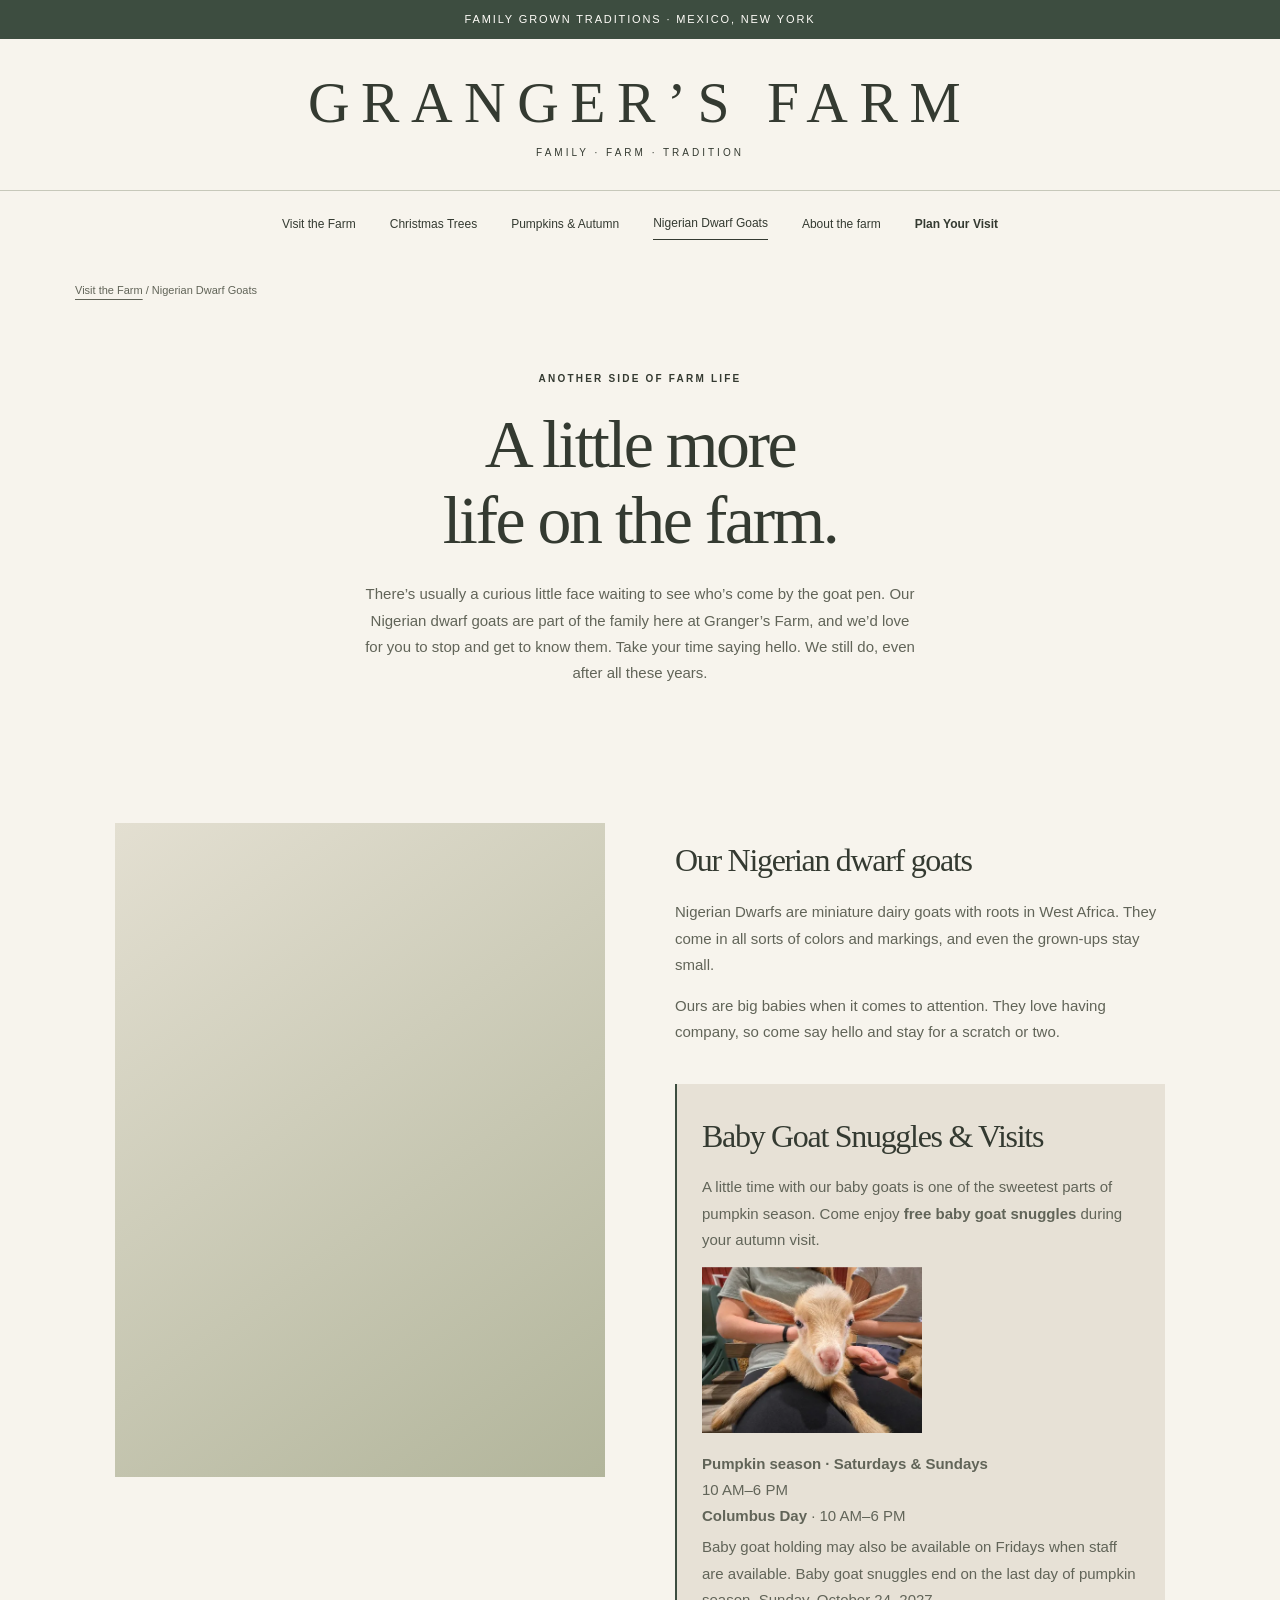
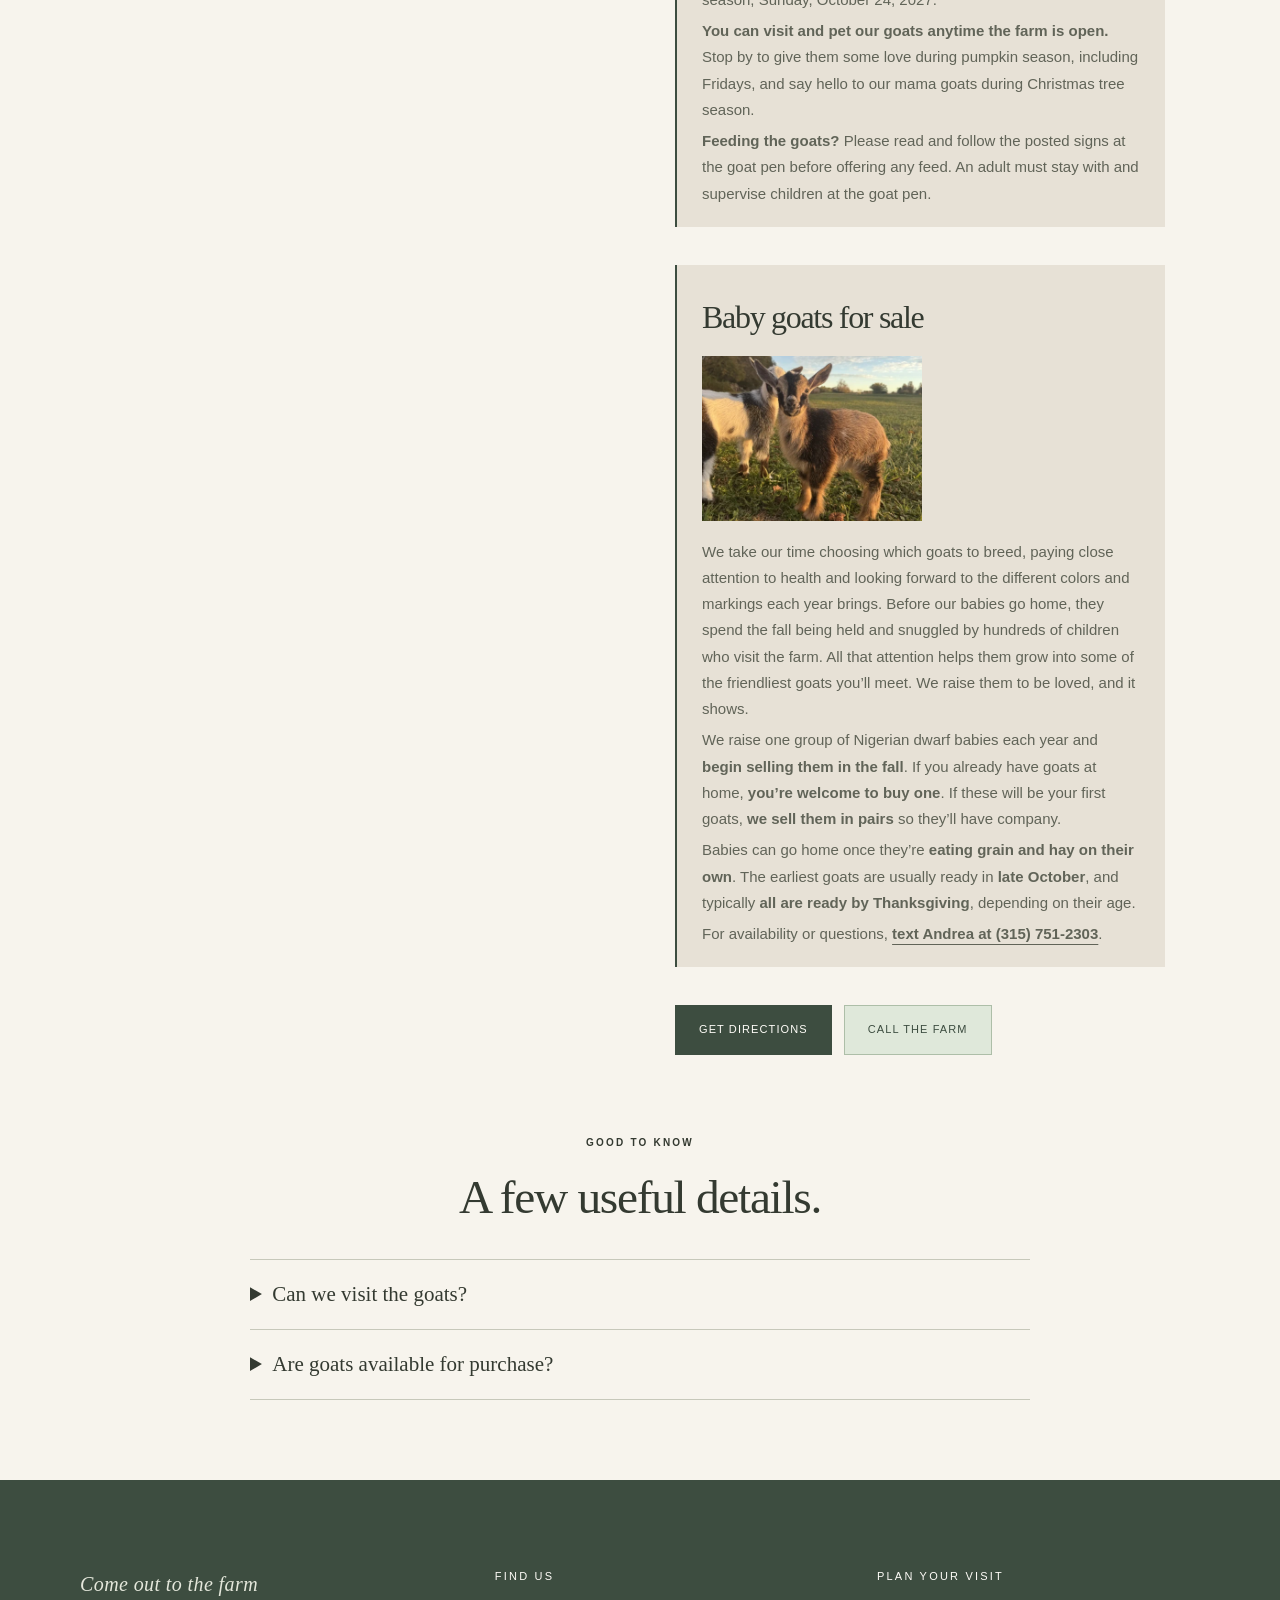
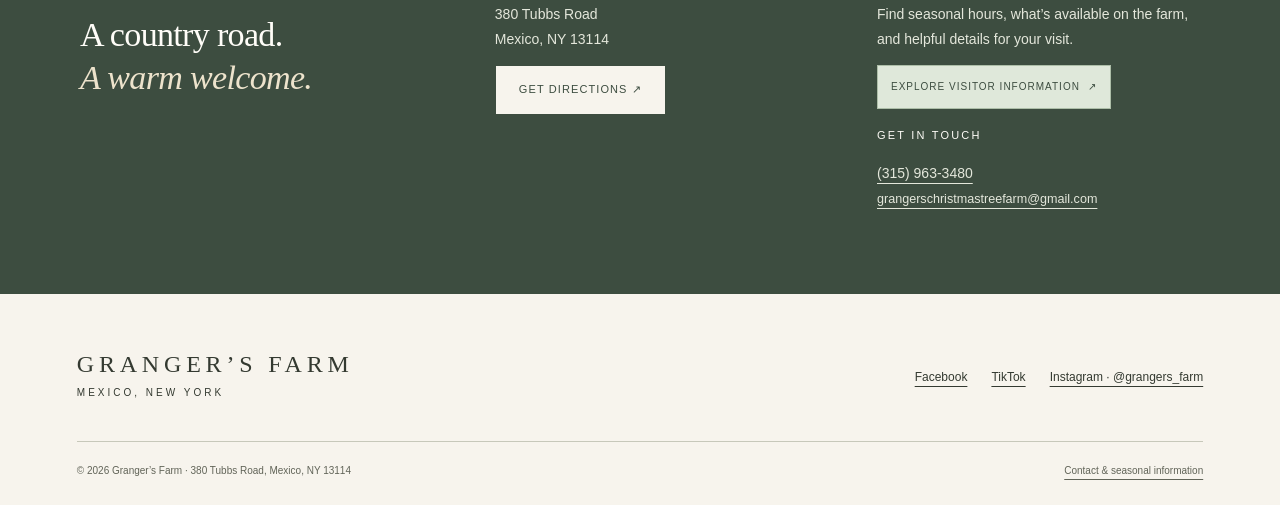
<file: nigerian-dwarf-goats/index.html>
<!doctype html><html lang="en"><head><meta charset="utf-8"><meta name="viewport" content="width=device-width,initial-scale=1"><title>Nigerian Dwarf Goats in Central NY | Granger’s Farm</title><meta name="description" content="Meet another side of Granger’s Farm: Nigerian dwarf goats in Central New York. Ask about seasonal visits and current goat availability."><meta name="robots" content="index,follow"><link rel="canonical" href="https://grangersfarm.com/nigerian-dwarf-goats/"><meta name="theme-color" content="#3d4d40"><meta property="og:type" content="website"><meta property="og:site_name" content="Granger’s Farm"><meta property="og:title" content="Nigerian Dwarf Goats in Central NY | Granger’s Farm"><meta property="og:description" content="Meet another side of Granger’s Farm: Nigerian dwarf goats in Central New York. Ask about seasonal visits and current goat availability."><meta property="og:url" content="https://grangersfarm.com/nigerian-dwarf-goats/"><meta property="og:image" content="https://grangersfarm.com/assets/social-card.png"><meta property="og:image:alt" content="Granger’s Farm — Mexico, New York"><meta name="twitter:card" content="summary_large_image"><meta name="twitter:title" content="Nigerian Dwarf Goats in Central NY | Granger’s Farm"><meta name="twitter:description" content="Meet another side of Granger’s Farm: Nigerian dwarf goats in Central New York. Ask about seasonal visits and current goat availability."><meta name="twitter:image" content="https://grangersfarm.com/assets/social-card.png"><link rel="icon" href="../assets/favicon.svg" type="image/svg+xml"><link rel="stylesheet" href="../assets/styles.css?v=photo-viewer-20261114"><script src="../assets/main.js?v=photo-viewer-20261114" defer></script><script type="application/ld+json">{"@context":"https://schema.org","@graph":[{"@type":"LocalBusiness","@id":"https://grangersfarm.com/#farm","name":"Granger’s Farm","url":"https://grangersfarm.com","telephone":"+13159633480","email":"grangerschristmastreefarm@gmail.com","address":{"@type":"PostalAddress","streetAddress":"380 Tubbs Road","addressLocality":"Mexico","addressRegion":"NY","postalCode":"13114","addressCountry":"US"},"sameAs":["https://www.instagram.com/grangers_farm/","https://www.facebook.com/GrangersChristmasTreeFarm/","https://www.tiktok.com/@grangersfarm"]},{"@type":"BreadcrumbList","itemListElement":[{"@type":"ListItem","position":1,"name":"Visit the Farm","item":"https://grangersfarm.com/"},{"@type":"ListItem","position":2,"name":"Nigerian Dwarf Goats","item":"https://grangersfarm.com/nigerian-dwarf-goats/"}]}]}</script></head><body><a class="skip" href="#main">Skip to content</a><div class="topline">Family grown traditions · Mexico, New York</div><header><div class="masthead"><a class="brand" href="/" aria-label="Granger’s Farm home">Granger’s Farm<small>Family · Farm · Tradition</small></a></div><div class="nav-wrap"><button class="menu-toggle" aria-controls="navigation" aria-expanded="true">Menu −</button><nav class="nav" id="navigation" aria-label="Main navigation"><a href="/" >Visit the Farm</a><a href="/christmas-trees/" >Christmas Trees</a><a href="/pumpkins-autumn/" >Pumpkins &amp; Autumn</a><a href="/nigerian-dwarf-goats/" aria-current="page">Nigerian Dwarf Goats</a><a href="/our-family-farm/" >About the farm</a><a href="/plan-your-visit/" >Plan Your Visit</a></nav></div></header><nav class="breadcrumb" aria-label="Breadcrumb"><a href="/">Visit the Farm</a> <span aria-hidden="true">/</span> Nigerian Dwarf Goats</nav><main id="main"><section class="hero"><p class="eyebrow">Another side of farm life</p><h1>A little more<br>life on the farm.</h1><p>There’s usually a curious little face waiting to see who’s come by the goat pen. Our Nigerian dwarf goats are part of the family here at Granger’s Farm, and we’d love for you to stop and get to know them. Take your time saying hello. We still do, even after all these years.</p></section><div class="article"><figure class="photo goats" style="aspect-ratio:3/4"><img src="/assets/goat-kid-1080.webp" srcset="/assets/goat-kid-480.webp 480w, /assets/goat-kid-1080.webp 1080w" sizes="(max-width:700px) calc(100vw - 50px), 50vw" width="1536" height="2048" loading="lazy" decoding="async" alt="A Nigerian dwarf goat kid standing in the grass at Granger’s Farm in warm evening light."></figure><div><section><h2>Our Nigerian dwarf goats</h2><p>Nigerian Dwarfs are miniature dairy goats with roots in West Africa. They come in all sorts of colors and markings, and even the grown-ups stay small.</p><p>Ours are big babies when it comes to attention. They love having company, so come say hello and stay for a scratch or two.</p></section><section class="hours-box" id="goat-snuggles" aria-labelledby="goat-snuggles-heading"><h2 id="goat-snuggles-heading">Baby Goat Snuggles &amp; Visits</h2><p>A little time with our baby goats is one of the sweetest parts of pumpkin season. Come enjoy <strong>free baby goat snuggles</strong> during your autumn visit.</p><img src="/assets/baby-goat-snuggles-480.webp" width="480" height="361" loading="lazy" decoding="async" alt="A cream-colored baby goat resting on a visitor’s lap." style="display:block;width:100%;max-width:220px;height:auto;margin:14px 0 18px"><p><strong>Pumpkin season · Saturdays &amp; Sundays</strong><br>10 AM–6 PM<br><strong>Columbus Day</strong> · 10 AM–6 PM</p><p>Baby goat holding may also be available on Fridays when staff are available. Baby goat snuggles end on the last day of pumpkin season, Sunday, October 24, 2027.</p><p><strong>You can visit and pet our goats anytime the farm is open.</strong> Stop by to give them some love during pumpkin season, including Fridays, and say hello to our mama goats during Christmas tree season.</p><p><strong>Feeding the goats?</strong> Please read and follow the posted signs at the goat pen before offering any feed. An adult must stay with and supervise children at the goat pen.</p></section><section class="hours-box" id="baby-goat-sales" aria-labelledby="baby-goat-sales-heading"><h2 id="baby-goat-sales-heading">Baby goats for sale</h2><img src="/assets/gallery-goats-480.webp" srcset="/assets/gallery-goats-480.webp 480w, /assets/gallery-goats-1080.webp 1080w" sizes="220px" width="220" height="165" loading="lazy" decoding="async" alt="Two Nigerian dwarf goat kids in the grass at Granger’s Farm in warm evening light." style="display:block;width:100%;max-width:220px;height:auto;aspect-ratio:4/3;object-fit:cover;object-position:50% 62%;margin:14px 0 18px"><p>We take our time choosing which goats to breed, paying close attention to health and looking forward to the different colors and markings each year brings. Before our babies go home, they spend the fall being held and snuggled by hundreds of children who visit the farm. All that attention helps them grow into some of the friendliest goats you’ll meet. We raise them to be loved, and it shows.</p><p>We raise one group of Nigerian dwarf babies each year and <strong>begin selling them in the fall</strong>. If you already have goats at home, <strong>you’re welcome to buy one</strong>. If these will be your first goats, <strong>we sell them in pairs</strong> so they’ll have company.</p><p>Babies can go home once they’re <strong>eating grain and hay on their own</strong>. The earliest goats are usually ready in <strong>late October</strong>, and typically <strong>all are ready by Thanksgiving</strong>, depending on their age.</p><p>For availability or questions, <strong><a href="sms:+13157512303">text Andrea at (315) 751-2303</a></strong>.</p></section><div class="actions"><a class="button" href="https://www.google.com/maps/dir/?api=1&destination=380%20Tubbs%20Road%2C%20Mexico%2C%20NY%2013114">Get directions</a><a class="button call-farm" href="tel:+13159633480">Call the farm</a></div></div></div><section class="faq"><p class="eyebrow" style="text-align:center">Good to know</p><h2>A few useful details.</h2><details><summary>Can we visit the goats?</summary><p>Yes! You can visit and pet our goats whenever the farm is open. During pumpkin season, free baby goat snuggles are available Saturdays, Sundays, and Columbus Day from <strong>10 AM to 6 PM</strong>. Friday snuggles may be available when staff are on hand. During Christmas tree season, stop by to say hello to our mama goats. <a href="#goat-snuggles">See the full goat visit schedule</a>.</p></details><details><summary>Are goats available for purchase?</summary><p>We begin selling baby goats in the fall. See our <a href="#baby-goat-sales">baby goat sales information</a> for our purchase policy, pickup timing, and how to reach Andrea.</p></details></section><section class="visit-band"><div class="visit-inner"><div><p class="eyebrow">Come out to the farm</p><h2><span>A country road.</span><span><em>A warm welcome.</em></span></h2></div><div><h3>Find us</h3><p>380 Tubbs Road<br>Mexico, NY 13114</p><a class="button" href="https://www.google.com/maps/dir/?api=1&destination=380%20Tubbs%20Road%2C%20Mexico%2C%20NY%2013114">Get directions ↗</a></div><div><h3>Plan Your Visit</h3><p>Find seasonal hours, what’s available on the farm, and helpful details for your visit.</p><a class="button button-compact" href="/plan-your-visit/">Explore visitor information <span aria-hidden="true">↗</span></a><h3>Get in touch</h3><p><a href="tel:+13159633480">(315) 963-3480</a><br><a href="mailto:grangerschristmastreefarm@gmail.com" style="overflow-wrap:anywhere">grangerschristmastreefarm@gmail.com</a></p></div></div></section></main><footer><div class="footer-top"><a class="brand" href="/">Granger’s Farm<small>Mexico, New York</small></a><nav class="social" aria-label="Social media"><a href="https://www.facebook.com/GrangersChristmasTreeFarm/">Facebook</a><a href="https://www.tiktok.com/@grangersfarm">TikTok</a><a href="https://www.instagram.com/grangers_farm/">Instagram · @grangers_farm</a></nav></div><div class="footer-bottom"><span>© 2026 Granger’s Farm · 380 Tubbs Road, Mexico, NY 13114</span><a href="/plan-your-visit/">Contact &amp; seasonal information</a></div></footer><div class="mobile-contact" aria-label="Quick contact"><a href="tel:+13159633480">Call the farm</a><a href="https://www.google.com/maps/dir/?api=1&destination=380%20Tubbs%20Road%2C%20Mexico%2C%20NY%2013114">Directions ↗</a></div></body></html>
</file>
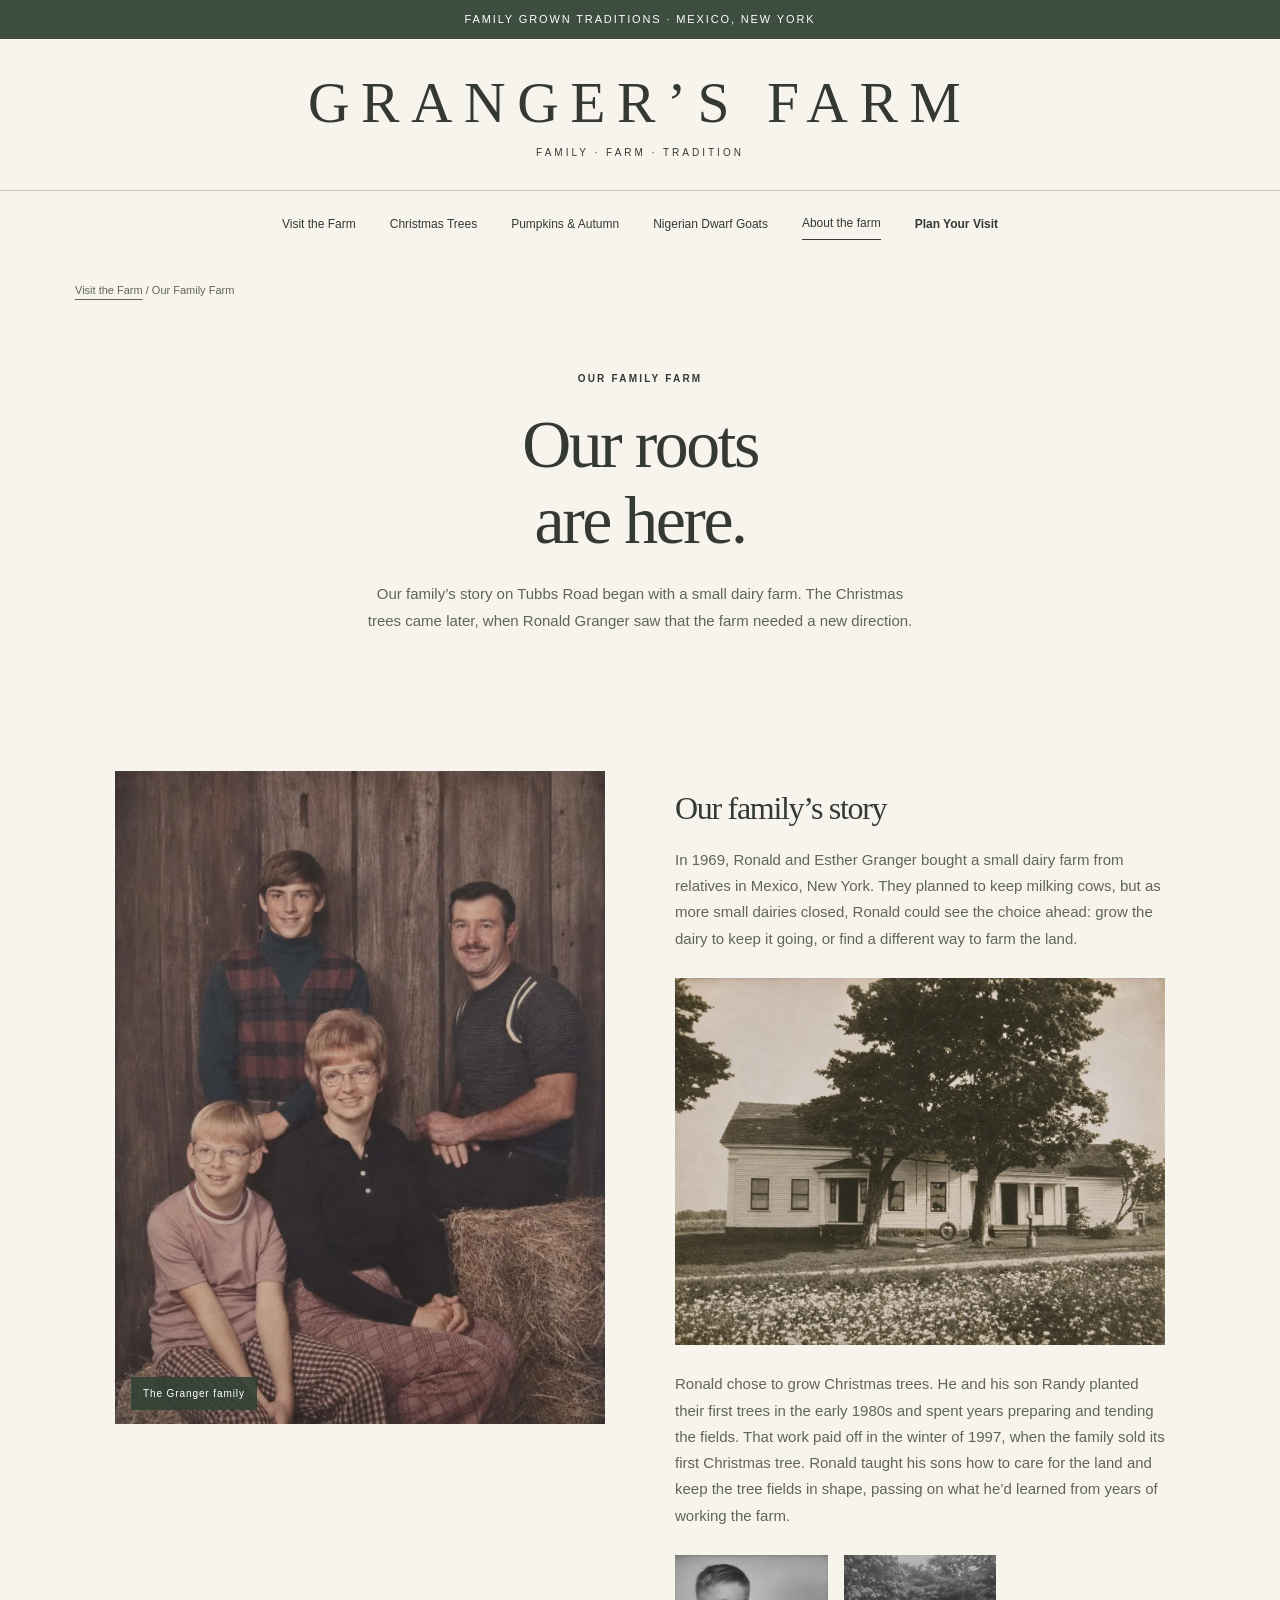
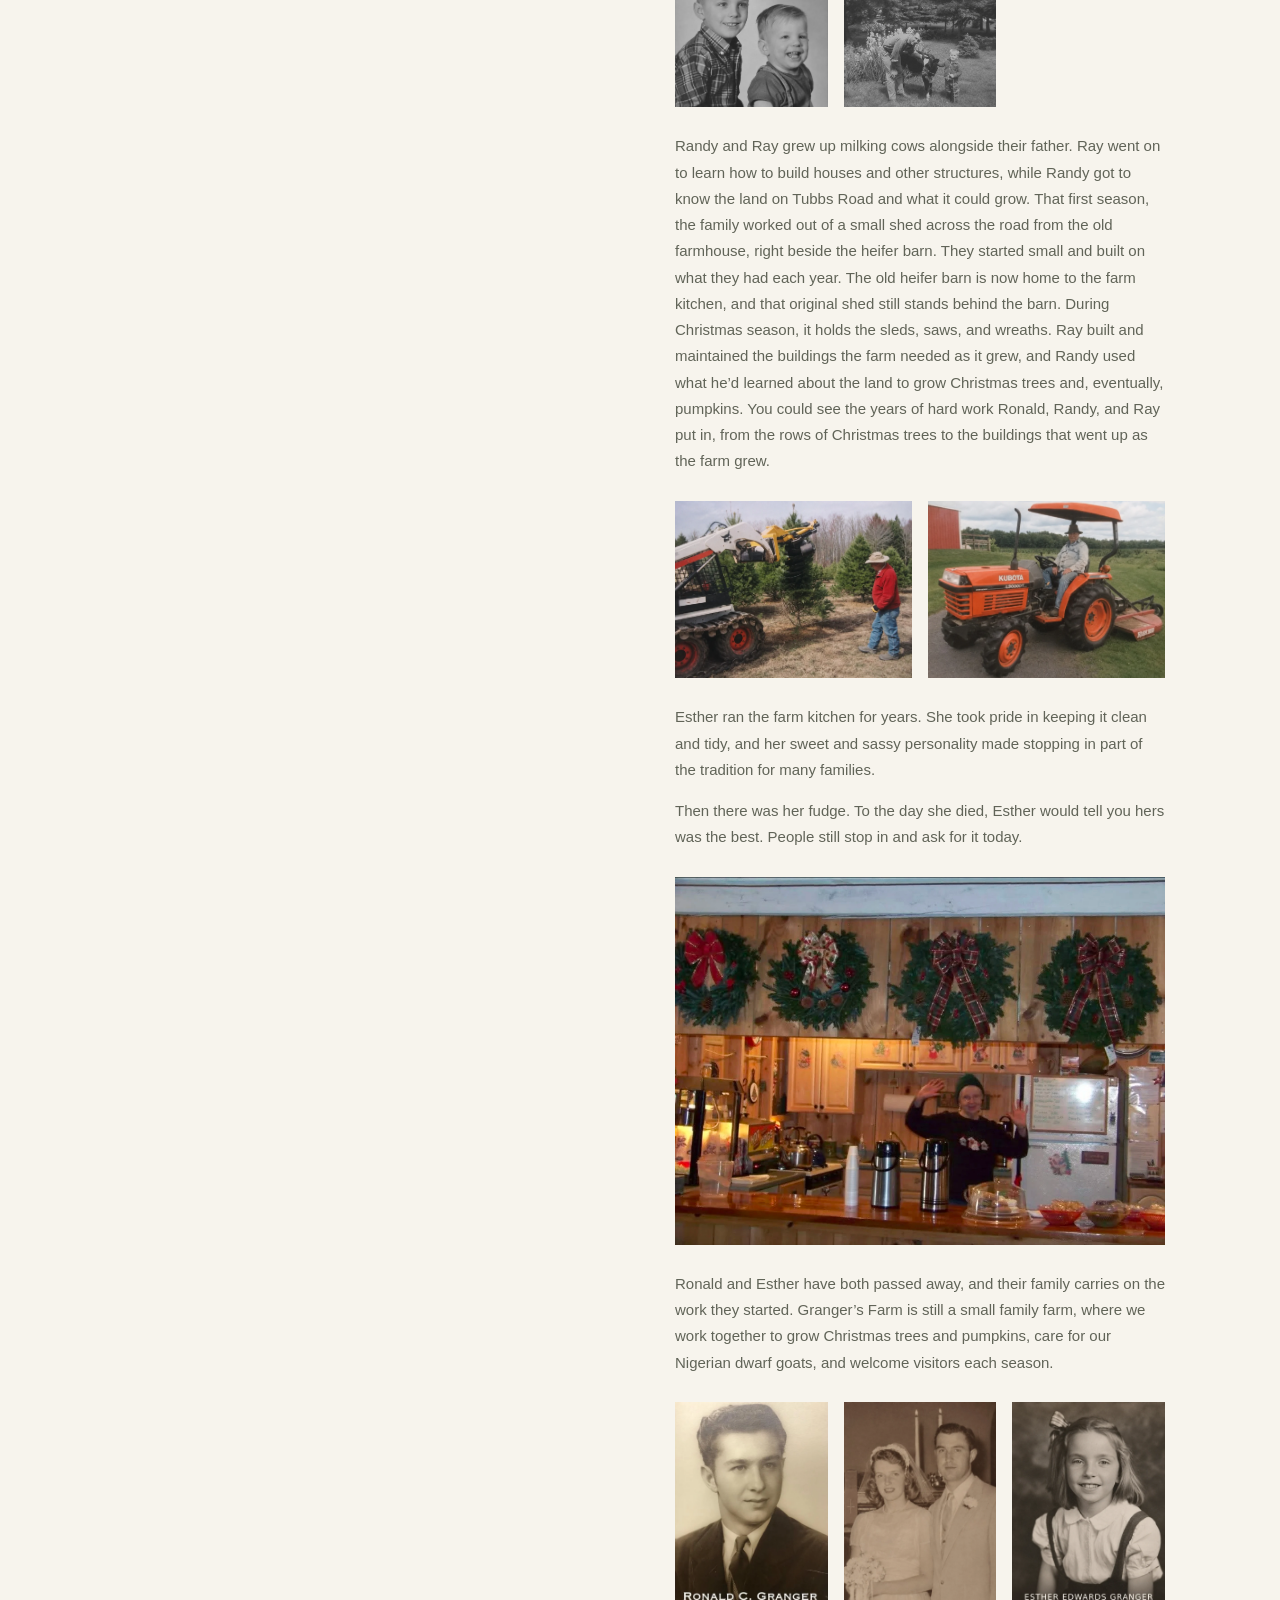
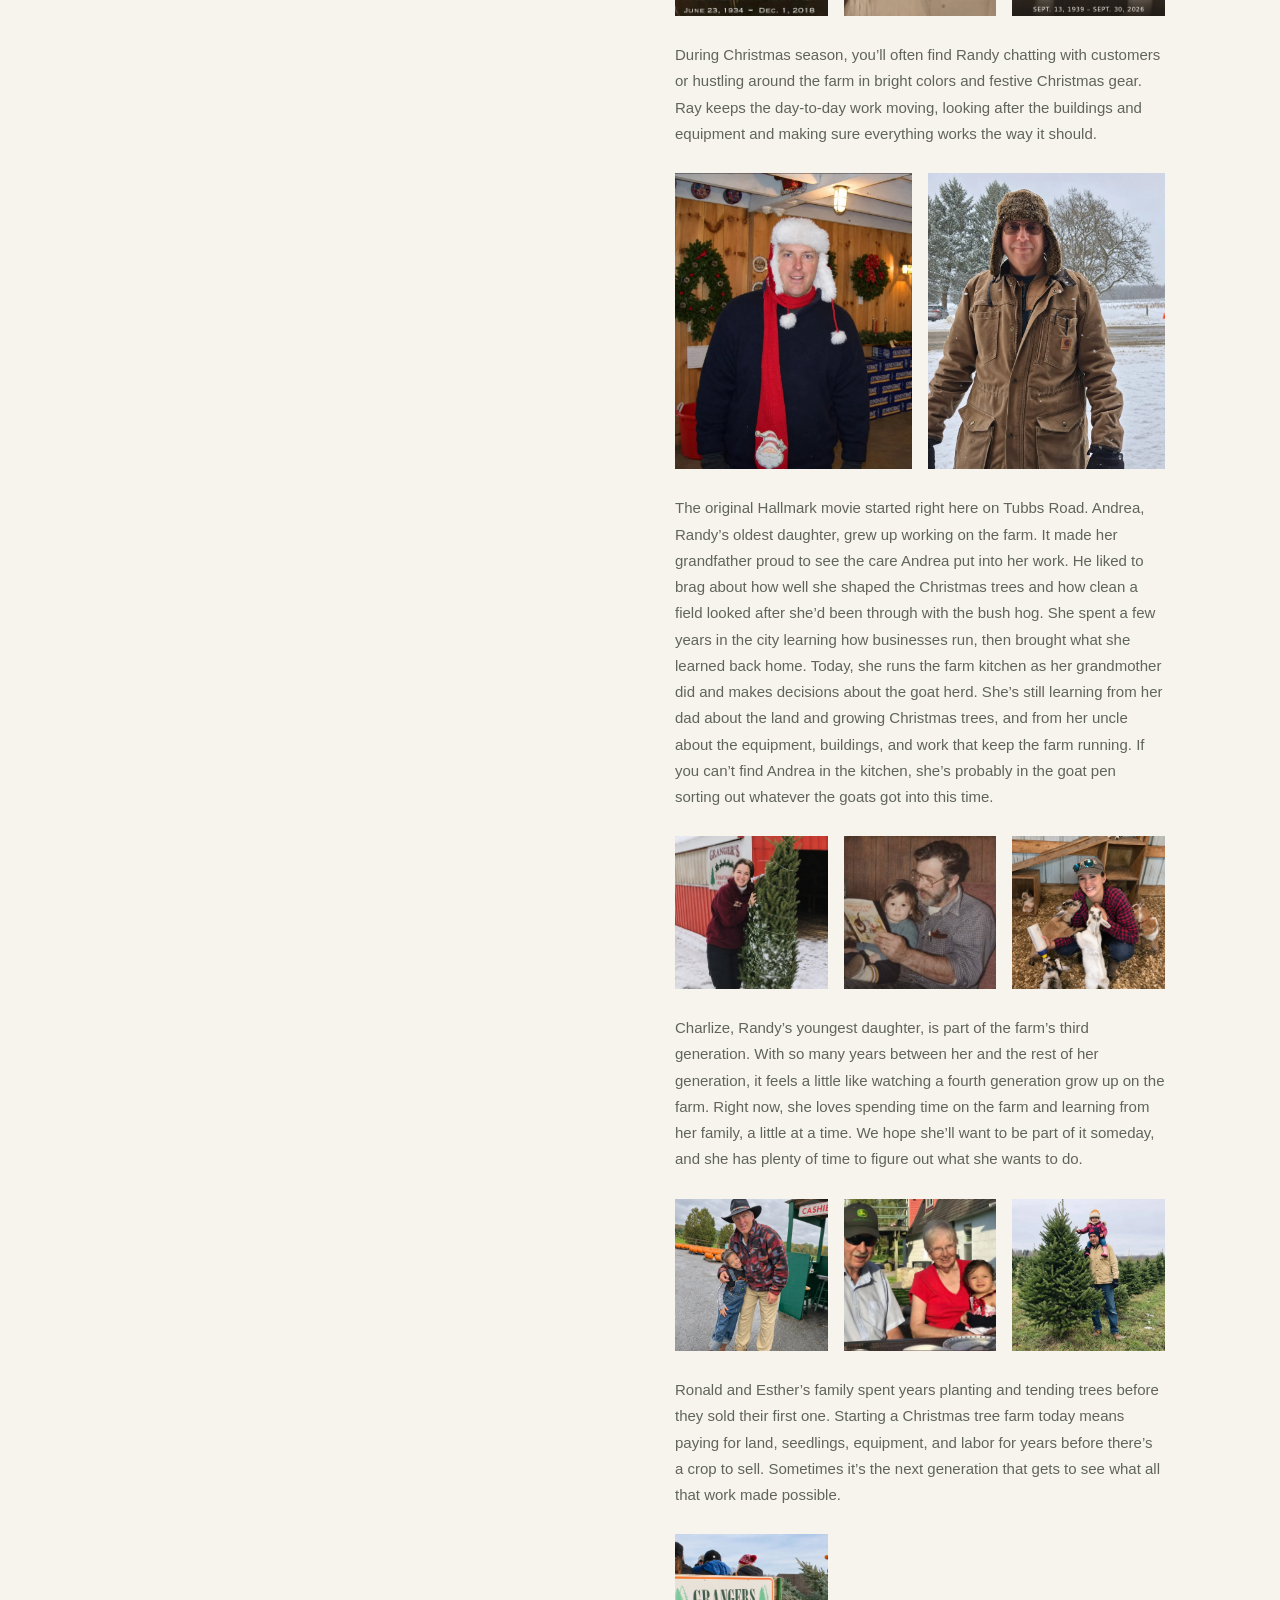
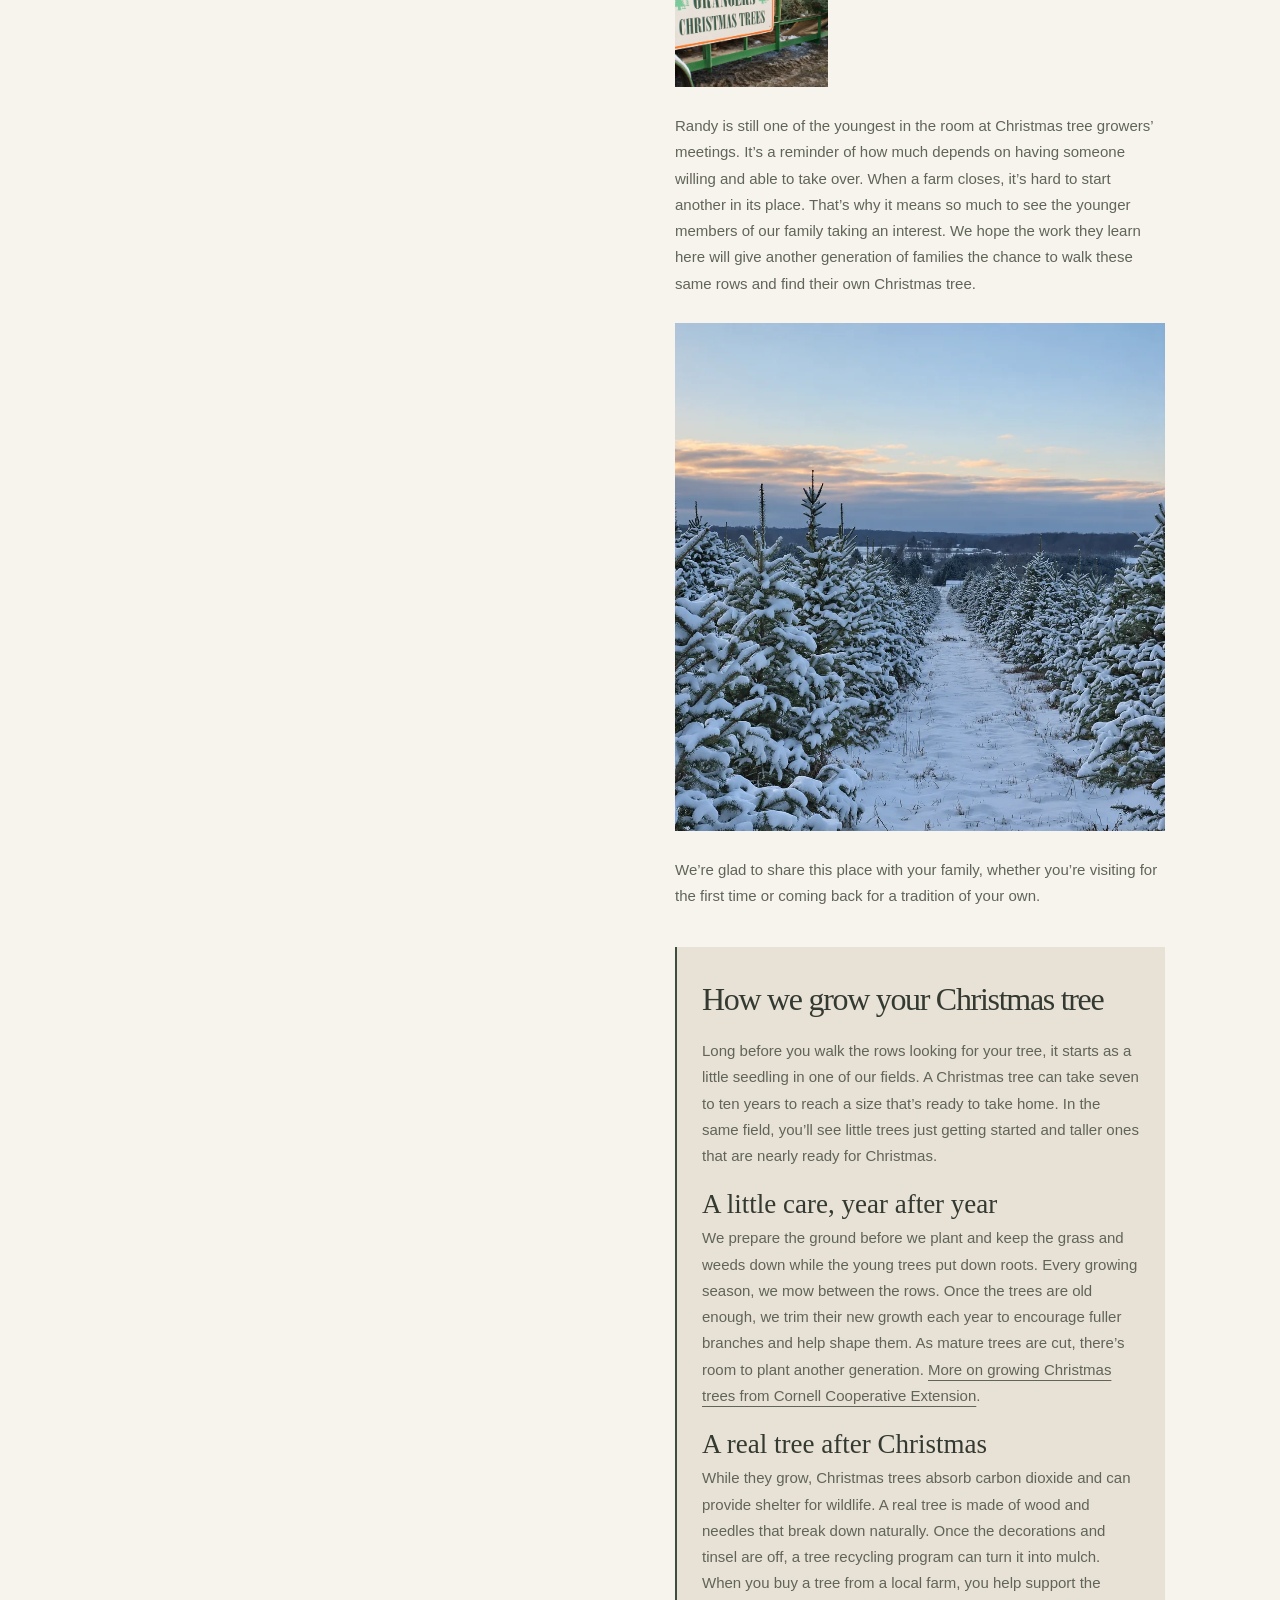
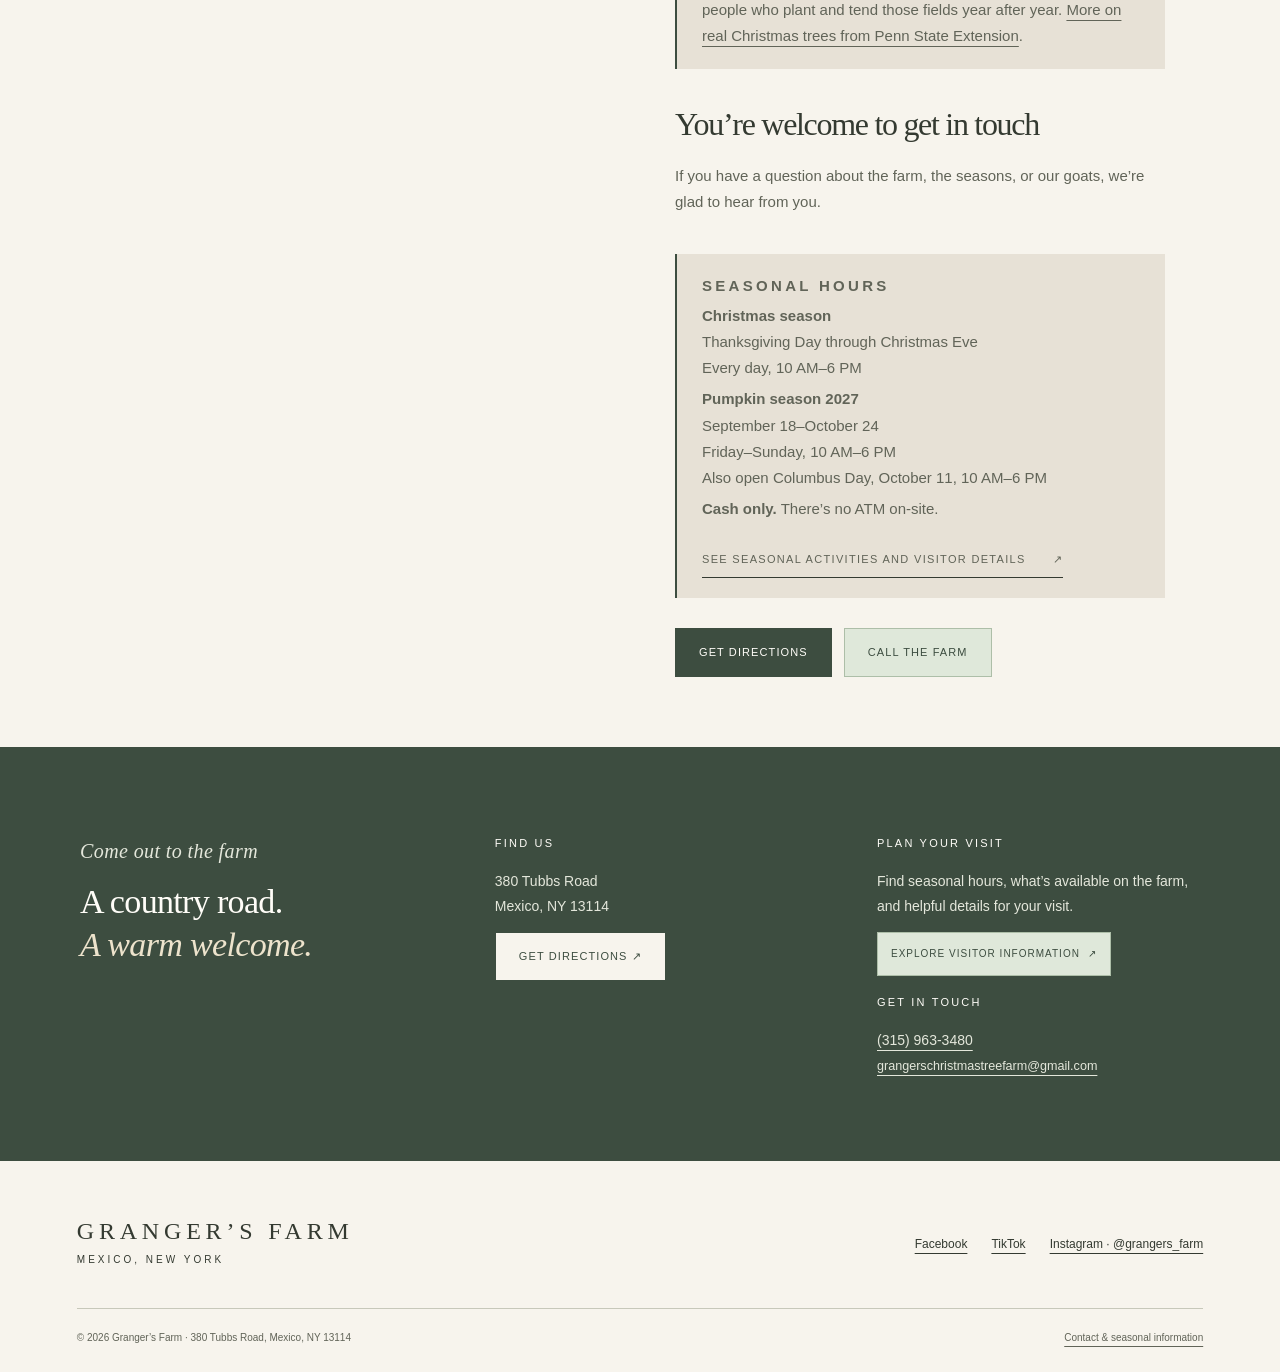
<file: our-family-farm/index.html>
<!doctype html><html lang="en"><head><meta charset="utf-8"><meta name="viewport" content="width=device-width,initial-scale=1"><title>Our Family Farm in Central New York | Granger’s Farm</title><meta name="description" content="Granger’s Farm is a multigenerational family farm on Tubbs Road in Mexico, New York, centered on Christmas trees, pumpkins and Nigerian dwarf goats."><meta name="robots" content="index,follow"><link rel="canonical" href="https://grangersfarm.com/our-family-farm/"><meta name="theme-color" content="#3d4d40"><meta property="og:type" content="website"><meta property="og:site_name" content="Granger’s Farm"><meta property="og:title" content="Our Family Farm in Central New York | Granger’s Farm"><meta property="og:description" content="Granger’s Farm is a multigenerational family farm on Tubbs Road in Mexico, New York, centered on Christmas trees, pumpkins and Nigerian dwarf goats."><meta property="og:url" content="https://grangersfarm.com/our-family-farm/"><meta property="og:image" content="https://grangersfarm.com/assets/social-card.png"><meta property="og:image:alt" content="Granger’s Farm — Mexico, New York"><meta name="twitter:card" content="summary_large_image"><meta name="twitter:title" content="Our Family Farm in Central New York | Granger’s Farm"><meta name="twitter:description" content="Granger’s Farm is a multigenerational family farm on Tubbs Road in Mexico, New York, centered on Christmas trees, pumpkins and Nigerian dwarf goats."><meta name="twitter:image" content="https://grangersfarm.com/assets/social-card.png"><link rel="icon" href="../assets/favicon.svg" type="image/svg+xml"><link rel="stylesheet" href="../assets/styles.css?v=photo-viewer-20261114"><script src="../assets/main.js?v=photo-viewer-20261114" defer></script><script type="application/ld+json">{"@context":"https://schema.org","@graph":[{"@type":"LocalBusiness","@id":"https://grangersfarm.com/#farm","name":"Granger’s Farm","alternateName":"Granger’s Christmas Tree Farm","url":"https://grangersfarm.com","telephone":"+13159633480","email":"grangerschristmastreefarm@gmail.com","address":{"@type":"PostalAddress","streetAddress":"380 Tubbs Road","addressLocality":"Mexico","addressRegion":"NY","postalCode":"13114","addressCountry":"US"},"sameAs":["https://www.instagram.com/grangers_farm/","https://www.facebook.com/GrangersChristmasTreeFarm/","https://www.tiktok.com/@grangersfarm"]},{"@type":"BreadcrumbList","itemListElement":[{"@type":"ListItem","position":1,"name":"Visit the Farm","item":"https://grangersfarm.com/"},{"@type":"ListItem","position":2,"name":"Our Family Farm","item":"https://grangersfarm.com/our-family-farm/"}]}]}</script><style>

.family-story-feature{max-width:520px;margin:26px auto}
.family-story-feature img{display:block;width:100%;height:auto}
.family-story-field-photos{display:grid;grid-template-columns:repeat(2,minmax(0,1fr));align-items:center;gap:clamp(8px,2vw,16px)}
.family-story-field-photos a:focus-visible{outline:2px solid #3d4d40;outline-offset:3px}
.family-story-legacy-portraits{grid-template-columns:repeat(3,minmax(0,1fr));align-items:start}
.family-story-legacy-portraits a{display:block}
:is(.family-story-charlize-photos,.family-story-tree-work-photos){grid-template-columns:repeat(3,minmax(0,1fr));align-items:start}
:is(.family-story-charlize-photos,.family-story-tree-work-photos) img{aspect-ratio:1;object-fit:cover}
.family-story-tree-work-photos img[src="/assets/farm-story-christmas-tree-wagon.webp"]{object-position:left center}
.family-story-tree-work-photos img[src="/assets/farm-story-planting-young-trees.webp"]{object-position:right center}
.family-story-charlize-photos img[src="/assets/charlize-family-photo.webp"]{object-position:57% center}
.family-story-andrea-photos{grid-template-columns:repeat(3,minmax(0,1fr))}
.family-story-andrea-photos img{aspect-ratio:1;object-fit:cover}
.family-story-andrea-photos img[src="/assets/family-story-snowy-christmas-tree.webp"]{object-position:center 43%}
.family-story-andrea-photos img[src="/assets/family-story-childhood-reading.webp"]{filter:brightness(1.12) contrast(1.08) saturate(1.05)}
.family-story-archival-photos{grid-template-columns:repeat(3,minmax(0,1fr))}
.family-story-archival-photos img{aspect-ratio:1;object-fit:cover}
.family-story-archival-photos a:first-child img{object-position:center top}
.family-story-archival-photos a:nth-child(2) img{object-position:60% center}
.family-story-equipment-photos img{aspect-ratio:4 / 3;object-fit:cover}
</style></head><body><a class="skip" href="#main">Skip to content</a><div class="topline">Family grown traditions · Mexico, New York</div><header><div class="masthead"><a class="brand" href="/" aria-label="Granger’s Farm home">Granger’s Farm<small>Family · Farm · Tradition</small></a></div><div class="nav-wrap"><button class="menu-toggle" aria-controls="navigation" aria-expanded="true">Menu −</button><nav class="nav" id="navigation" aria-label="Main navigation"><a href="/" >Visit the Farm</a><a href="/christmas-trees/" >Christmas Trees</a><a href="/pumpkins-autumn/" >Pumpkins &amp; Autumn</a><a href="/nigerian-dwarf-goats/" >Nigerian Dwarf Goats</a><a href="/our-family-farm/" aria-current="page">About the farm</a><a href="/plan-your-visit/" >Plan Your Visit</a></nav></div></header><nav class="breadcrumb" aria-label="Breadcrumb"><a href="/">Visit the Farm</a> <span aria-hidden="true">/</span> Our Family Farm</nav><main id="main"><section class="hero"><p class="eyebrow">Our family farm</p><h1>Our roots<br>are here.</h1><p>Our family’s story on Tubbs Road began with a small dairy farm. The Christmas trees came later, when Ronald Granger saw that the farm needed a new direction.</p></section><div class="article"><figure class="photo family" style="aspect-ratio:760/1013;align-self:start"><img src="/assets/granger-family-portrait.webp" width="760" height="1013" loading="lazy" decoding="async" alt="The Granger family posed beside hay bales."><figcaption>The Granger family</figcaption></figure><div><section id="our-story"><h2>Our family’s story</h2>
<p>In 1969, Ronald and Esther Granger bought a small dairy farm from relatives in Mexico, New York. They planned to keep milking cows, but as more small dairies closed, Ronald could see the choice ahead: grow the dairy to keep it going, or find a different way to farm the land.</p>
<figure class="family-story-feature"><a href="/assets/family-story-vintage-farmhouse.webp"><img src="/assets/family-story-vintage-farmhouse.webp" width="1300" height="975" loading="lazy" decoding="async" alt="Vintage photograph of the farmhouse with trees and a tire swing in front"></a></figure>
<p>Ronald chose to grow Christmas trees. He and his son Randy planted their first trees in the early 1980s and spent years preparing and tending the fields. That work paid off in the winter of 1997, when the family sold its first Christmas tree. Ronald taught his sons how to care for the land and keep the tree fields in shape, passing on what he’d learned from years of working the farm.</p>
<div class="family-story-feature family-story-field-photos family-story-archival-photos" role="group" aria-label="Archival family photographs">
<a href="/assets/family-story-boys-portrait.webp"><img src="/assets/family-story-boys-portrait.webp" width="678" height="900" loading="lazy" decoding="async" alt="Childhood portrait of Randy and Ray Granger"></a>
<a href="/assets/grangers-farm-family-calf.webp"><img src="/assets/grangers-farm-family-calf.webp" width="1392" height="1130" loading="lazy" decoding="async" alt="Black-and-white family photograph of a man and a boy with a calf"></a>
<a href="/assets/family-story-deer-portrait.webp"><img src="/assets/family-story-deer-portrait.webp" width="900" height="843" loading="lazy" decoding="async" alt="Archival photograph of a man and two boys beside a deer"></a>
</div>
<p>Randy and Ray grew up milking cows alongside their father. Ray went on to learn how to build houses and other structures, while Randy got to know the land on Tubbs Road and what it could grow. That first season, the family worked out of a small shed across the road from the old farmhouse, right beside the heifer barn. They started small and built on what they had each year. The old heifer barn is now home to the farm kitchen, and that original shed still stands behind the barn. During Christmas season, it holds the sleds, saws, and wreaths. Ray built and maintained the buildings the farm needed as it grew, and Randy used what he’d learned about the land to grow Christmas trees and, eventually, pumpkins. You could see the years of hard work Ronald, Randy, and Ray put in, from the rows of Christmas trees to the buildings that went up as the farm grew.</p>
<div class="family-story-feature family-story-field-photos family-story-equipment-photos" role="group" aria-label="Working on the farm">
<a href="/assets/family-story-christmas-tree-field.webp"><img src="/assets/family-story-christmas-tree-field.webp" width="1050" height="783" loading="lazy" decoding="async" alt="A man standing beside equipment among the Christmas trees"></a>
<a href="/assets/family-story-orange-tractor.webp"><img src="/assets/family-story-orange-tractor.webp" width="1050" height="850" loading="lazy" decoding="async" alt="A man seated on an orange tractor at the farm"></a>
</div>
<p>Esther ran the farm kitchen for years. She took pride in keeping it clean and tidy, and her sweet and sassy personality made stopping in part of the tradition for many families.</p>
<p>Then there was her fudge. To the day she died, Esther would tell you hers was the best. People still stop in and ask for it today.</p>
<figure class="family-story-feature"><a href="/assets/esther-granger-farm-kitchen.webp"><img src="/assets/esther-granger-farm-kitchen.webp" width="1440" height="1082" loading="lazy" decoding="async" alt="Esther Granger waving behind the farm kitchen counter beneath Christmas wreaths"></a></figure>
<p>Ronald and Esther have both passed away, and their family carries on the work they started. Granger’s Farm is still a small family farm, where we work together to grow Christmas trees and pumpkins, care for our Nigerian dwarf goats, and welcome visitors each season.</p>
<div class="family-story-feature family-story-field-photos family-story-legacy-portraits" role="group" aria-label="Ronald and Esther Granger’s family portraits">
<a href="/assets/ronald-granger-portrait-aligned.webp"><img src="/assets/ronald-granger-portrait-aligned.webp" width="684" height="960" loading="lazy" decoding="async" alt="Memorial portrait of Ronald C. Granger"></a>
<a href="/assets/ronald-esther-wedding-aligned.webp"><img src="/assets/ronald-esther-wedding-aligned.webp" width="684" height="960" loading="lazy" decoding="async" alt="Ronald and Esther Granger on their wedding day"></a>
<a href="/assets/esther-granger-childhood-portrait.webp"><img src="/assets/esther-granger-childhood-portrait.webp" width="684" height="960" loading="lazy" decoding="async" alt="Childhood portrait of Esther Edwards Granger, September 13, 1939 to September 30, 2026"></a>
</div>
<p>During Christmas season, you’ll often find Randy chatting with customers or hustling around the farm in bright colors and festive Christmas gear. Ray keeps the day-to-day work moving, looking after the buildings and equipment and making sure everything works the way it should.</p>
<div class="family-story-feature family-story-field-photos" role="group" aria-label="Christmas season at the farm">
<a href="/assets/family-story-christmas-shop.webp"><img src="/assets/family-story-christmas-shop.webp" width="760" height="950" loading="lazy" decoding="async" alt="A man in a Christmas hat and red scarf in the farm shop"></a>
<a href="/assets/family-story-snowy-portrait.webp"><img src="/assets/family-story-snowy-portrait.webp" width="760" height="950" loading="lazy" decoding="async" alt="A man in a winter coat and hat standing outside in the snow"></a>
</div>
<p>The original Hallmark movie started right here on Tubbs Road. Andrea, Randy’s oldest daughter, grew up working on the farm. It made her grandfather proud to see the care Andrea put into her work. He liked to brag about how well she shaped the Christmas trees and how clean a field looked after she’d been through with the bush hog. She spent a few years in the city learning how businesses run, then brought what she learned back home. Today, she runs the farm kitchen as her grandmother did and makes decisions about the goat herd. She’s still learning from her dad about the land and growing Christmas trees, and from her uncle about the equipment, buildings, and work that keep the farm running. If you can’t find Andrea in the kitchen, she’s probably in the goat pen sorting out whatever the goats got into this time.</p>
<div class="family-story-feature family-story-field-photos family-story-andrea-photos" role="group" aria-label="Family memories and caring for the goats">
<a href="/assets/family-story-snowy-christmas-tree.webp"><img src="/assets/family-story-snowy-christmas-tree.webp" width="627" height="1100" loading="lazy" decoding="async" alt="Andrea beside a bundled Christmas tree outside the snowy farm barn"></a>
<a href="/assets/family-story-childhood-reading.webp"><img src="/assets/family-story-childhood-reading.webp" width="880" height="880" loading="lazy" decoding="async" alt="A man reading a book with a young child on his lap"></a>
<a href="/assets/family-story-andrea-goats.webp"><img src="/assets/family-story-andrea-goats.webp" width="880" height="880" loading="lazy" decoding="async" alt="Andrea bottle-feeding baby goats in the barn"></a>
</div>
<p>Charlize, Randy’s youngest daughter, is part of the farm’s third generation. With so many years between her and the rest of her generation, it feels a little like watching a fourth generation grow up on the farm. Right now, she loves spending time on the farm and learning from her family, a little at a time. We hope she’ll want to be part of it someday, and she has plenty of time to figure out what she wants to do.</p>
<div class="family-story-feature family-story-field-photos family-story-charlize-photos" role="group" aria-label="Charlize and her family at the farm">
<a href="/assets/charlize-pumpkins.webp"><img src="/assets/charlize-pumpkins.webp" width="900" height="900" loading="lazy" decoding="async" alt="Charlize in overalls beside a man at the farm’s pumpkin display"></a>
<a href="/assets/charlize-family-photo.webp"><img src="/assets/charlize-family-photo.webp" width="900" height="675" loading="lazy" decoding="async" alt="Charlize as a young child sitting outdoors with Ronald and Esther"></a>
<a href="/assets/charlize-christmas-trees.webp"><img src="/assets/charlize-christmas-trees.webp" width="826" height="900" loading="lazy" decoding="async" alt="Charlize riding on a man’s shoulders beside a Christmas tree"></a>
</div>
<p>Ronald and Esther’s family spent years planting and tending trees before they sold their first one. Starting a Christmas tree farm today means paying for land, seedlings, equipment, and labor for years before there’s a crop to sell. Sometimes it’s the next generation that gets to see what all that work made possible.</p>
<div class="family-story-feature family-story-field-photos family-story-tree-work-photos" role="group" aria-label="Growing and harvesting Christmas trees at Granger’s Farm">
<a href="/assets/farm-story-christmas-tree-wagon.webp"><img src="/assets/farm-story-christmas-tree-wagon.webp" width="1200" height="791" loading="lazy" decoding="async" alt="Christmas trees loaded on the old Grangers Christmas Trees wagon beside a tractor"></a>
<a href="/assets/farm-story-planting-young-trees.webp"><img src="/assets/farm-story-planting-young-trees.webp" width="1200" height="768" loading="lazy" decoding="async" alt="A crew using a tractor to plant young Christmas trees in long rows"></a>
<a href="/assets/farm-story-cut-trees-by-barns.webp"><img src="/assets/farm-story-cut-trees-by-barns.webp" width="1200" height="878" loading="lazy" decoding="async" alt="Freshly cut Christmas trees outside the red barns on a snowy day"></a>
</div>
<p>Randy is still one of the youngest in the room at Christmas tree growers’ meetings. It’s a reminder of how much depends on having someone willing and able to take over. When a farm closes, it’s hard to start another in its place. That’s why it means so much to see the younger members of our family taking an interest. We hope the work they learn here will give another generation of families the chance to walk these same rows and find their own Christmas tree.</p>
<figure class="family-story-feature"><a href="/assets/family-story-snowy-tree-rows.webp"><img src="/assets/family-story-snowy-tree-rows.webp" width="965" height="1000" loading="lazy" decoding="async" alt="Snow-covered rows of Christmas trees at Granger’s Farm at dusk"></a></figure>
<p>We’re glad to share this place with your family, whether you’re visiting for the first time or coming back for a tradition of your own.</p>
</section><section class="hours-box" id="growing-christmas-trees" aria-labelledby="growing-christmas-trees-heading">
<h2 id="growing-christmas-trees-heading">How we grow your Christmas tree</h2>
<p>Long before you walk the rows looking for your tree, it starts as a little seedling in one of our fields. A Christmas tree can take seven to ten years to reach a size that’s ready to take home. In the same field, you’ll see little trees just getting started and taller ones that are nearly ready for Christmas.</p>
<h3 style="margin:20px 0 6px">A little care, year after year</h3>
<p>We prepare the ground before we plant and keep the grass and weeds down while the young trees put down roots. Every growing season, we mow between the rows. Once the trees are old enough, we trim their new growth each year to encourage fuller branches and help shape them. As mature trees are cut, there’s room to plant another generation. <a href="https://franklin.cce.cornell.edu/environment/forestry/christmas-tree-farming">More on growing Christmas trees from Cornell Cooperative Extension</a>.</p>
<h3 style="margin:20px 0 6px">A real tree after Christmas</h3>
<p>While they grow, Christmas trees absorb carbon dioxide and can provide shelter for wildlife. A real tree is made of wood and needles that break down naturally. Once the decorations and tinsel are off, a tree recycling program can turn it into mulch. When you buy a tree from a local farm, you help support the people who plant and tend those fields year after year. <a href="https://www.psu.edu/news/agricultural-sciences/story/choosing-real-christmas-tree-extension-expert-gives-tips-selection-care">More on real Christmas trees from Penn State Extension</a>.</p>
</section>
<section><h2>You’re welcome to get in touch</h2><p>If you have a question about the farm, the seasons, or our goats, we’re glad to hear from you.</p></section><aside class="hours-box" aria-label="Seasonal hours and payment"><p class="eyebrow">Seasonal hours</p><p><strong>Christmas season</strong><br>Thanksgiving Day through Christmas Eve<br>Every day, <span style="white-space: nowrap">10 AM–6 PM</span></p><p><strong>Pumpkin season 2027</strong><br>September 18–October 24<br>Friday–Sunday, <span style="white-space: nowrap">10 AM–6 PM</span><br>Also open Columbus Day, October 11, <span style="white-space: nowrap">10 AM–6 PM</span></p><p><strong>Cash only.</strong> There’s no ATM on-site.</p><p><a class="text-link" href="/plan-your-visit/">See seasonal activities and visitor details <span aria-hidden="true">↗</span></a></p></aside><div class="actions"><a class="button" href="https://www.google.com/maps/dir/?api=1&destination=380%20Tubbs%20Road%2C%20Mexico%2C%20NY%2013114">Get directions</a><a class="button call-farm" href="tel:+13159633480">Call the farm</a></div></div></div><section class="visit-band"><div class="visit-inner"><div><p class="eyebrow">Come out to the farm</p><h2><span>A country road.</span><span><em>A warm welcome.</em></span></h2></div><div><h3>Find us</h3><p>380 Tubbs Road<br>Mexico, NY 13114</p><a class="button" href="https://www.google.com/maps/dir/?api=1&destination=380%20Tubbs%20Road%2C%20Mexico%2C%20NY%2013114">Get directions ↗</a></div><div><h3>Plan Your Visit</h3><p>Find seasonal hours, what’s available on the farm, and helpful details for your visit.</p><a class="button button-compact" href="/plan-your-visit/">Explore visitor information <span aria-hidden="true">↗</span></a><h3>Get in touch</h3><p><a href="tel:+13159633480">(315) 963-3480</a><br><a href="mailto:grangerschristmastreefarm@gmail.com" style="overflow-wrap:anywhere">grangerschristmastreefarm@gmail.com</a></p></div></div></section></main><footer><div class="footer-top"><a class="brand" href="/">Granger’s Farm<small>Mexico, New York</small></a><nav class="social" aria-label="Social media"><a href="https://www.facebook.com/GrangersChristmasTreeFarm/">Facebook</a><a href="https://www.tiktok.com/@grangersfarm">TikTok</a><a href="https://www.instagram.com/grangers_farm/">Instagram · @grangers_farm</a></nav></div><div class="footer-bottom"><span>© 2026 Granger’s Farm · 380 Tubbs Road, Mexico, NY 13114</span><a href="/plan-your-visit/">Contact &amp; seasonal information</a></div></footer><div class="mobile-contact" aria-label="Quick contact"><a href="tel:+13159633480">Call the farm</a><a href="https://www.google.com/maps/dir/?api=1&destination=380%20Tubbs%20Road%2C%20Mexico%2C%20NY%2013114">Directions ↗</a></div></body></html>
</file>
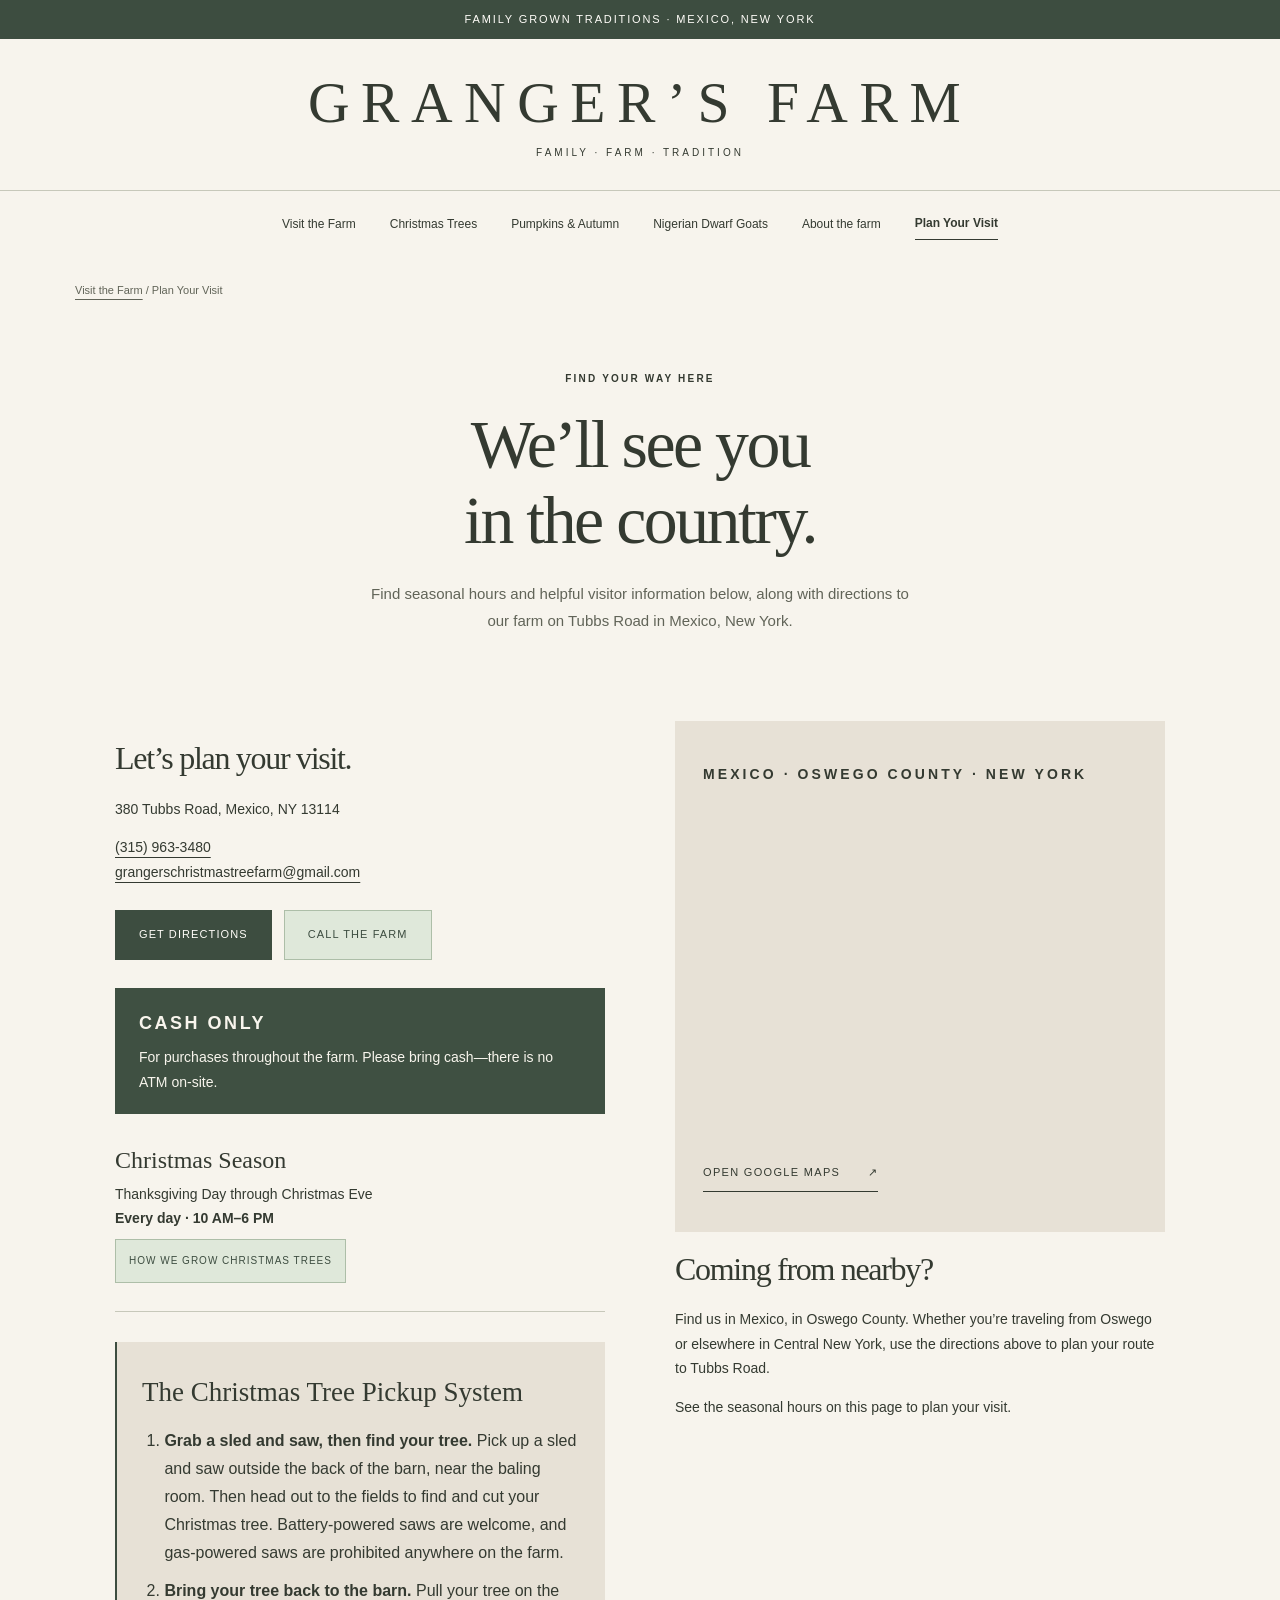
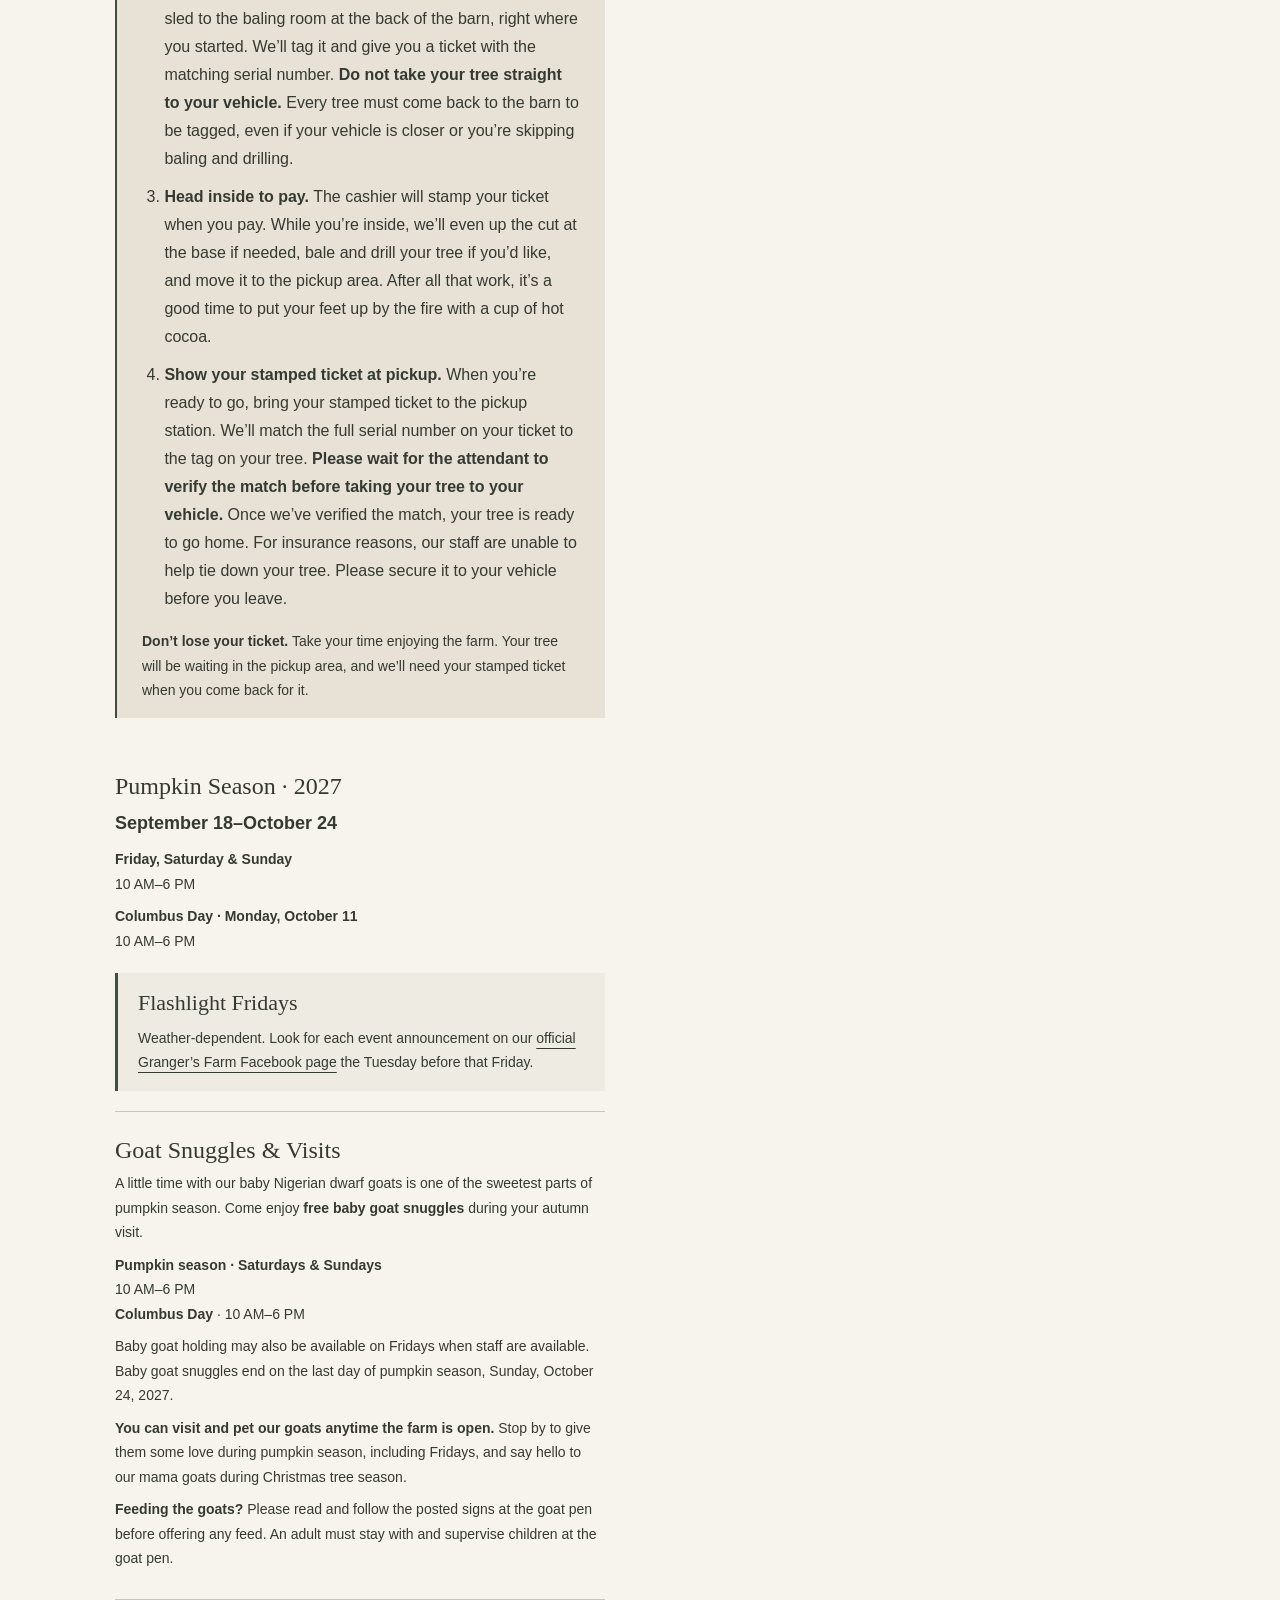
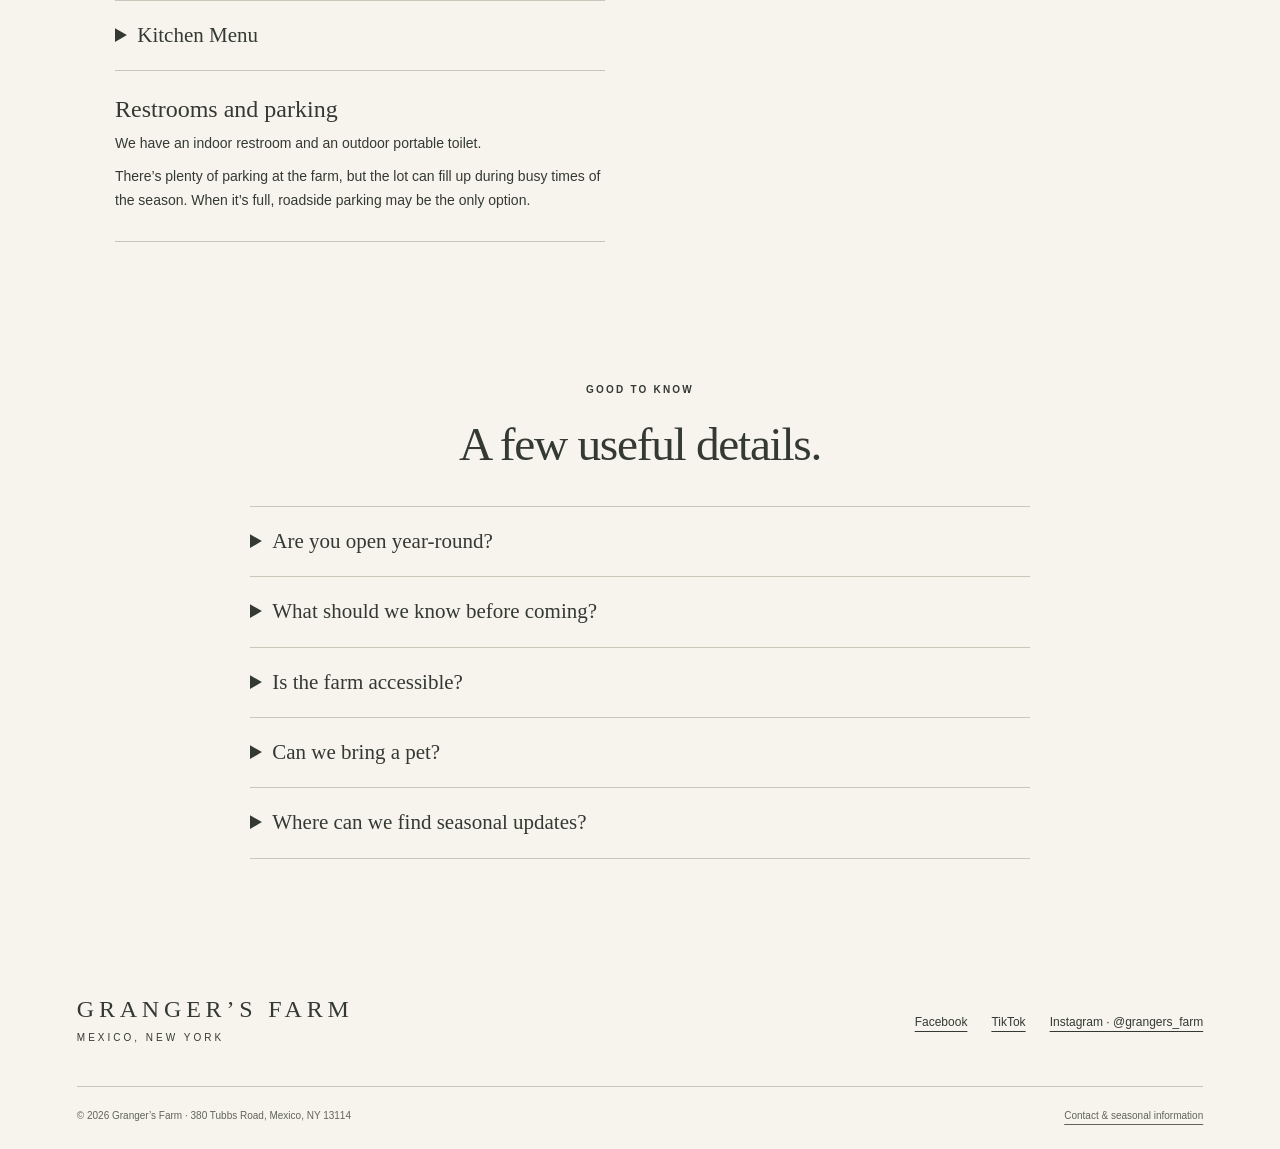
<file: plan-your-visit/index.html>
<!doctype html><html lang="en"><head><meta charset="utf-8"><meta name="viewport" content="width=device-width,initial-scale=1"><title>Plan Your Visit &amp; Contact | Granger’s Farm, Mexico NY</title><meta name="description" content="Find seasonal hours, visitor information and directions to Granger’s Farm at 380 Tubbs Road, Mexico, NY 13114."><meta name="robots" content="index,follow"><link rel="canonical" href="https://grangersfarm.com/plan-your-visit/"><meta name="theme-color" content="#3d4d40"><meta property="og:type" content="website"><meta property="og:site_name" content="Granger’s Farm"><meta property="og:title" content="Plan Your Visit &amp; Contact | Granger’s Farm, Mexico NY"><meta property="og:description" content="Find seasonal hours, visitor information and directions to Granger’s Farm at 380 Tubbs Road, Mexico, NY 13114."><meta property="og:url" content="https://grangersfarm.com/plan-your-visit/"><meta property="og:image" content="https://grangersfarm.com/assets/social-card.png"><meta property="og:image:alt" content="Granger’s Farm — Mexico, New York"><meta name="twitter:card" content="summary_large_image"><meta name="twitter:title" content="Plan Your Visit &amp; Contact | Granger’s Farm, Mexico NY"><meta name="twitter:description" content="Find seasonal hours, visitor information and directions to Granger’s Farm at 380 Tubbs Road, Mexico, NY 13114."><meta name="twitter:image" content="https://grangersfarm.com/assets/social-card.png"><link rel="icon" href="../assets/favicon.svg" type="image/svg+xml"><link rel="stylesheet" href="../assets/styles.css?v=footer-potted-layout-20261114"><script src="../assets/main.js?v=2531641f0402" defer></script><script type="application/ld+json">{"@context":"https://schema.org","@graph":[{"@type":"LocalBusiness","@id":"https://grangersfarm.com/#farm","name":"Granger’s Farm","url":"https://grangersfarm.com","telephone":"+13159633480","email":"grangerschristmastreefarm@gmail.com","address":{"@type":"PostalAddress","streetAddress":"380 Tubbs Road","addressLocality":"Mexico","addressRegion":"NY","postalCode":"13114","addressCountry":"US"},"sameAs":["https://www.instagram.com/grangers_farm/","https://www.facebook.com/GrangersChristmasTreeFarm/","https://www.tiktok.com/@grangersfarm"]},{"@type":"BreadcrumbList","itemListElement":[{"@type":"ListItem","position":1,"name":"Visit the Farm","item":"https://grangersfarm.com/"},{"@type":"ListItem","position":2,"name":"Plan Your Visit","item":"https://grangersfarm.com/plan-your-visit/"}]}]}</script></head><body><a class="skip" href="#main">Skip to content</a><div class="topline">Family grown traditions · Mexico, New York</div><header><div class="masthead"><a class="brand" href="/" aria-label="Granger’s Farm home">Granger’s Farm<small>Family · Farm · Tradition</small></a></div><div class="nav-wrap"><button class="menu-toggle" aria-controls="navigation" aria-expanded="true">Menu −</button><nav class="nav" id="navigation" aria-label="Main navigation"><a href="/" >Visit the Farm</a><a href="/christmas-trees/" >Christmas Trees</a><a href="/pumpkins-autumn/" >Pumpkins &amp; Autumn</a><a href="/nigerian-dwarf-goats/" >Nigerian Dwarf Goats</a><a href="/our-family-farm/" >About the farm</a><a href="/plan-your-visit/" aria-current="page">Plan Your Visit</a></nav></div></header><nav class="breadcrumb" aria-label="Breadcrumb"><a href="/">Visit the Farm</a> <span aria-hidden="true">/</span> Plan Your Visit</nav><main id="main"><section class="hero"><p class="eyebrow">Find your way here</p><h1>We’ll see you<br>in the country.</h1><p>Find seasonal hours and helpful visitor information below, along with directions to our farm on Tubbs Road in Mexico, New York.</p></section><section class="contact-grid"><div><h2>Let’s plan your visit.</h2><address><p>380 Tubbs Road, Mexico, NY 13114</p><p><a href="tel:+13159633480">(315) 963-3480</a><br><a href="mailto:grangerschristmastreefarm@gmail.com">grangerschristmastreefarm@gmail.com</a></p></address><div class="actions"><a class="button" href="https://www.google.com/maps/dir/?api=1&destination=380%20Tubbs%20Road%2C%20Mexico%2C%20NY%2013114">Get directions</a><a class="button call-farm" href="tel:+13159633480">Call the farm</a></div><aside role="note" aria-label="Farm payment information" style="background:#3f5042;color:#f8f5ed;padding:20px 24px;margin:28px 0 8px"><strong style="display:block;font-size:18px;letter-spacing:.14em;text-transform:uppercase">Cash only</strong><p style="margin:6px 0 0;color:inherit">For purchases throughout the farm. Please bring cash—there is no ATM on-site.</p></aside>
<section class="schedule"><h3>Christmas Season</h3><p>Thanksgiving Day through Christmas Eve<br><strong>Every day · 10 AM–6 PM</strong></p><p><a class="button button-compact" href="/christmas-trees/#growing-christmas-trees">How we grow Christmas trees</a></p></section>
<section class="hours-box" id="christmas-tree-pickup" aria-labelledby="christmas-tree-pickup-heading">
<h3 id="christmas-tree-pickup-heading">The Christmas Tree Pickup System</h3>
<ol style="padding-left:1.4em;margin:12px 0 16px">
  <li style="margin-bottom:10px"><strong>Grab a sled and saw, then find your tree.</strong> Pick up a sled and saw outside the back of the barn, near the baling room. Then head out to the fields to find and cut your Christmas tree. Battery-powered saws are welcome, and gas-powered saws are prohibited anywhere on the farm.</li>
  <li style="margin-bottom:10px"><strong>Bring your tree back to the barn.</strong> Pull your tree on the sled to the baling room at the back of the barn, right where you started. We’ll tag it and give you a ticket with the matching serial number. <strong>Do not take your tree straight to your vehicle.</strong> Every tree must come back to the barn to be tagged, even if your vehicle is closer or you’re skipping baling and drilling.</li>
  <li style="margin-bottom:10px"><strong>Head inside to pay.</strong> The cashier will stamp your ticket when you pay. While you’re inside, we’ll even up the cut at the base if needed, bale and drill your tree if you’d like, and move it to the pickup area. After all that work, it’s a good time to put your feet up by the fire with a cup of hot cocoa.</li>
  <li><strong>Show your stamped ticket at pickup.</strong> When you’re ready to go, bring your stamped ticket to the pickup station. We’ll match the full serial number on your ticket to the tag on your tree. <strong>Please wait for the attendant to verify the match before taking your tree to your vehicle.</strong> Once we’ve verified the match, your tree is ready to go home. For insurance reasons, our staff are unable to help tie down your tree. Please secure it to your vehicle before you leave.</li>
</ol>
<p style="margin-bottom:0"><strong>Don’t lose your ticket.</strong> Take your time enjoying the farm. Your tree will be waiting in the pickup area, and we’ll need your stamped ticket when you come back for it.</p>
</section>
<section class="schedule"><h3>Pumpkin Season · 2027</h3><p style="font-size:18px"><strong>September 18–October 24</strong></p><p><strong>Friday, Saturday &amp; Sunday</strong><br>10 AM–6 PM</p><p><strong>Columbus Day · Monday, October 11</strong><br>10 AM–6 PM</p><div style="background:#eeebe2;border-left:3px solid #3f5042;padding:16px 20px;margin-top:20px"><h4 style="font:22px/1.3 Georgia,serif;margin:0 0 8px">Flashlight Fridays</h4><p style="margin:0">Weather-dependent. Look for each event announcement on our <a href="https://www.facebook.com/GrangersChristmasTreeFarm/">official Granger’s Farm Facebook page</a> the Tuesday before that Friday.</p></div></section>
<section class="schedule"><h3>Goat Snuggles &amp; Visits</h3><p>A little time with our baby Nigerian dwarf goats is one of the sweetest parts of pumpkin season. Come enjoy <strong>free baby goat snuggles</strong> during your autumn visit.</p><p><strong>Pumpkin season · Saturdays &amp; Sundays</strong><br>10 AM–6 PM<br><strong>Columbus Day</strong> · 10 AM–6 PM</p><p>Baby goat holding may also be available on Fridays when staff are available. Baby goat snuggles end on the last day of pumpkin season, Sunday, October 24, 2027.</p><p><strong>You can visit and pet our goats anytime the farm is open.</strong> Stop by to give them some love during pumpkin season, including Fridays, and say hello to our mama goats during Christmas tree season.</p><p><strong>Feeding the goats?</strong> Please read and follow the posted signs at the goat pen before offering any feed. An adult must stay with and supervise children at the goat pen.</p></section>
<details class="schedule" id="kitchen-menu">
<summary>Kitchen Menu</summary>
<div style="background:#eeebe2;border-left:3px solid #3f5042;padding:16px 20px;margin-top:16px">
<p style="margin:0 0 10px;color:#3f5042"><strong>Cash only</strong></p>
<dl style="display:grid;grid-template-columns:minmax(0,1fr) auto;gap:8px 14px;margin:0">
<dt>Hot dogs and popcorn</dt><dd style="margin:0;text-align:right">$3 each</dd>
<dt>Chocolate chip cookies</dt><dd style="margin:0;text-align:right">$2</dd>
<dt>Fudge, assorted flavors</dt><dd style="margin:0;text-align:right">$5</dd>
<dt>Soda, hot cocoa, hot or cold cider, and water</dt><dd style="margin:0;text-align:right">$2 each</dd>
</dl>
</div>
</details>
<script>(() => {
 const menu = document.getElementById('kitchen-menu');
 const openLinkedMenu = () => {
  if (location.hash === '#kitchen-menu') menu.open = true;
 };
 openLinkedMenu();
 window.addEventListener('hashchange', openLinkedMenu);
})();</script>
<section class="schedule" id="restrooms-and-parking"><h3>Restrooms and parking</h3><p>We have an indoor restroom and an outdoor portable toilet.</p><p>There’s plenty of parking at the farm, but the lot can fill up during busy times of the season. When it’s full, roadside parking may be the only option.</p></section></div><div><div class="map-panel"><p class="eyebrow">Mexico · Oswego County · New York</p><iframe title="Map to Granger’s Farm, 380 Tubbs Road, Mexico, NY" src="https://maps.google.com/maps?q=380%20Tubbs%20Road%2C%20Mexico%2C%20NY%2013114&amp;output=embed" loading="lazy" referrerpolicy="no-referrer-when-downgrade" allowfullscreen></iframe><p class="map-fallback"><a class="text-link" href="https://www.google.com/maps/dir/?api=1&amp;destination=380%20Tubbs%20Road%2C%20Mexico%2C%20NY%2013114">Open Google Maps <span aria-hidden="true">↗</span></a></p></div><h2>Coming from nearby?</h2><p>Find us in Mexico, in Oswego County. Whether you’re traveling from Oswego or elsewhere in Central New York, use the directions above to plan your route to Tubbs Road.</p><p>See the seasonal hours on this page to plan your visit.</p></div></section><section class="faq"><p class="eyebrow" style="text-align:center">Good to know</p><h2>A few useful details.</h2><details><summary>Are you open year-round?</summary><div class="seasonal-faq" style="padding:8px 0"><p>We welcome visitors seasonally.</p><section style="padding:16px 20px;margin:16px 0;border-left:3px solid #3f5042;background:#eeebe2"><h3 style="margin:0 0 8px;font-size:24px">Christmas Season</h3><p style="margin:0">Thanksgiving Day through Christmas Eve<br><strong>Every day · 10 AM–6 PM</strong></p></section><section style="padding:16px 20px;margin:16px 0;border-left:3px solid #3f5042;background:#eeebe2"><h3 style="margin:0 0 8px;font-size:24px">Pumpkin Season · 2027</h3><p style="margin:0">September 18–October 24<br><strong>Friday, Saturday &amp; Sunday · 10 AM–6 PM</strong><br>Also open Columbus Day, Monday, October 11 · 10 AM–6 PM</p><div style="border-top:1px solid #c8cabb;margin-top:18px;padding-top:16px"><h4 style="margin:0 0 8px;font-size:18px">Flashlight Fridays</h4><p style="margin:0">Weather-dependent. Each event will be announced on our <a href="https://www.facebook.com/GrangersChristmasTreeFarm/">official Granger’s Farm Facebook page</a> on the Tuesday before that Friday.</p></div></section></div></details><details><summary>What should we know before coming?</summary><p>Please bring cash; checks are also accepted. There is no ATM on-site. Dress for the weather and wear sturdy footwear for walking around the farm, as the ground can be uneven or muddy. Check our seasonal hours here on the website, and follow our official Granger’s Farm Facebook page for weather-related updates.</p></details><details><summary>Is the farm accessible?</summary><p>Wheelchair access is available to the goat area and kitchen. As an outdoor working farm, ground conditions can vary with the weather and season. We do not currently have a wheelchair-accessible restroom. For specific accessibility questions, please email or call us before your visit.</p></details><details><summary>Can we bring a pet?</summary><p>Yes! Friendly, well-behaved pets are welcome at Granger’s Farm, including inside the barn. Please keep your pet on a leash at all times and be considerate of other visitors and our farm animals.</p></details><details><summary>Where can we find seasonal updates?</summary><p>Find seasonal dates and hours here on our website. Follow our <a href="https://www.facebook.com/GrangersChristmasTreeFarm/">official Granger’s Farm Facebook page</a> for weather-related changes, farm news and event announcements. Weather-dependent Flashlight Fridays are announced the Tuesday before each Friday.</p></details></section></main><footer><div class="footer-top"><a class="brand" href="/">Granger’s Farm<small>Mexico, New York</small></a><nav class="social" aria-label="Social media"><a href="https://www.facebook.com/GrangersChristmasTreeFarm/">Facebook</a><a href="https://www.tiktok.com/@grangersfarm">TikTok</a><a href="https://www.instagram.com/grangers_farm/">Instagram · @grangers_farm</a></nav></div><div class="footer-bottom"><span>© 2026 Granger’s Farm · 380 Tubbs Road, Mexico, NY 13114</span><a href="/plan-your-visit/">Contact &amp; seasonal information</a></div></footer><div class="mobile-contact" aria-label="Quick contact"><a href="tel:+13159633480">Call the farm</a><a href="https://www.google.com/maps/dir/?api=1&destination=380%20Tubbs%20Road%2C%20Mexico%2C%20NY%2013114">Directions ↗</a></div></body></html>
</file>
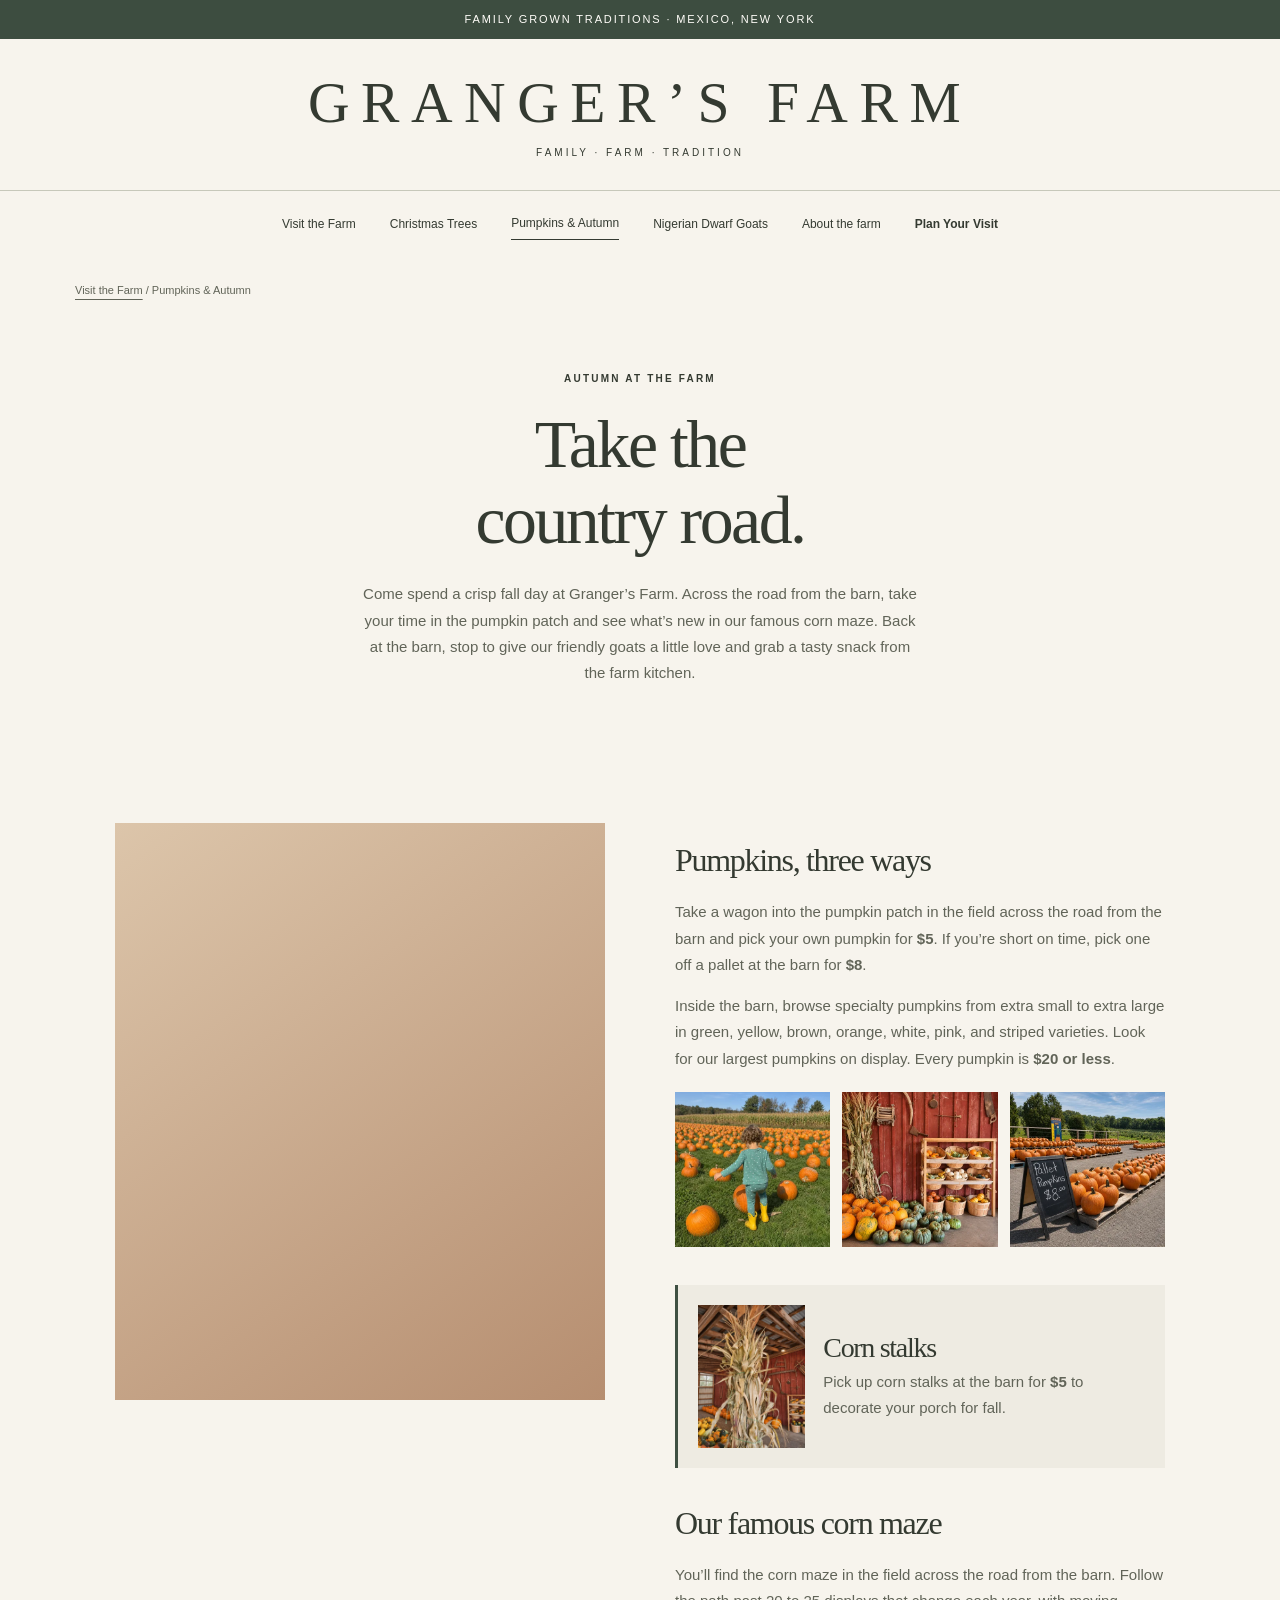
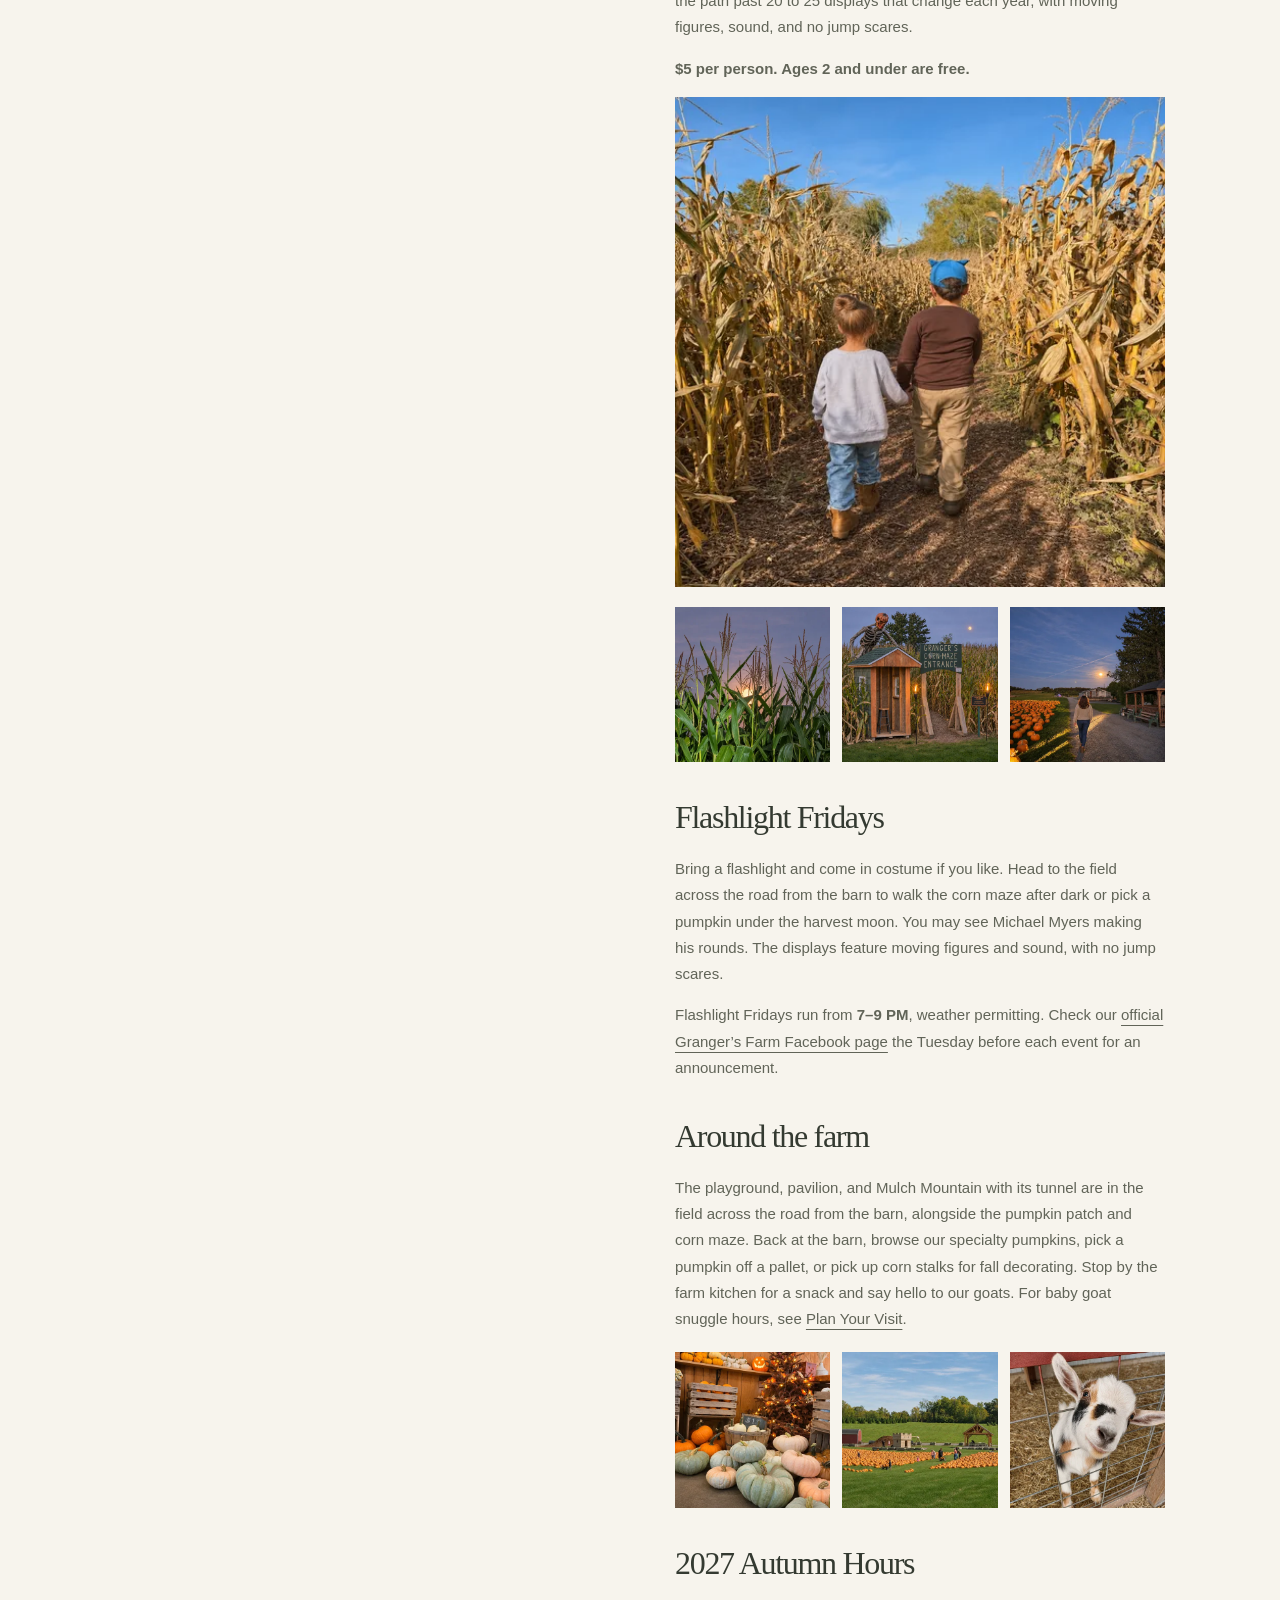
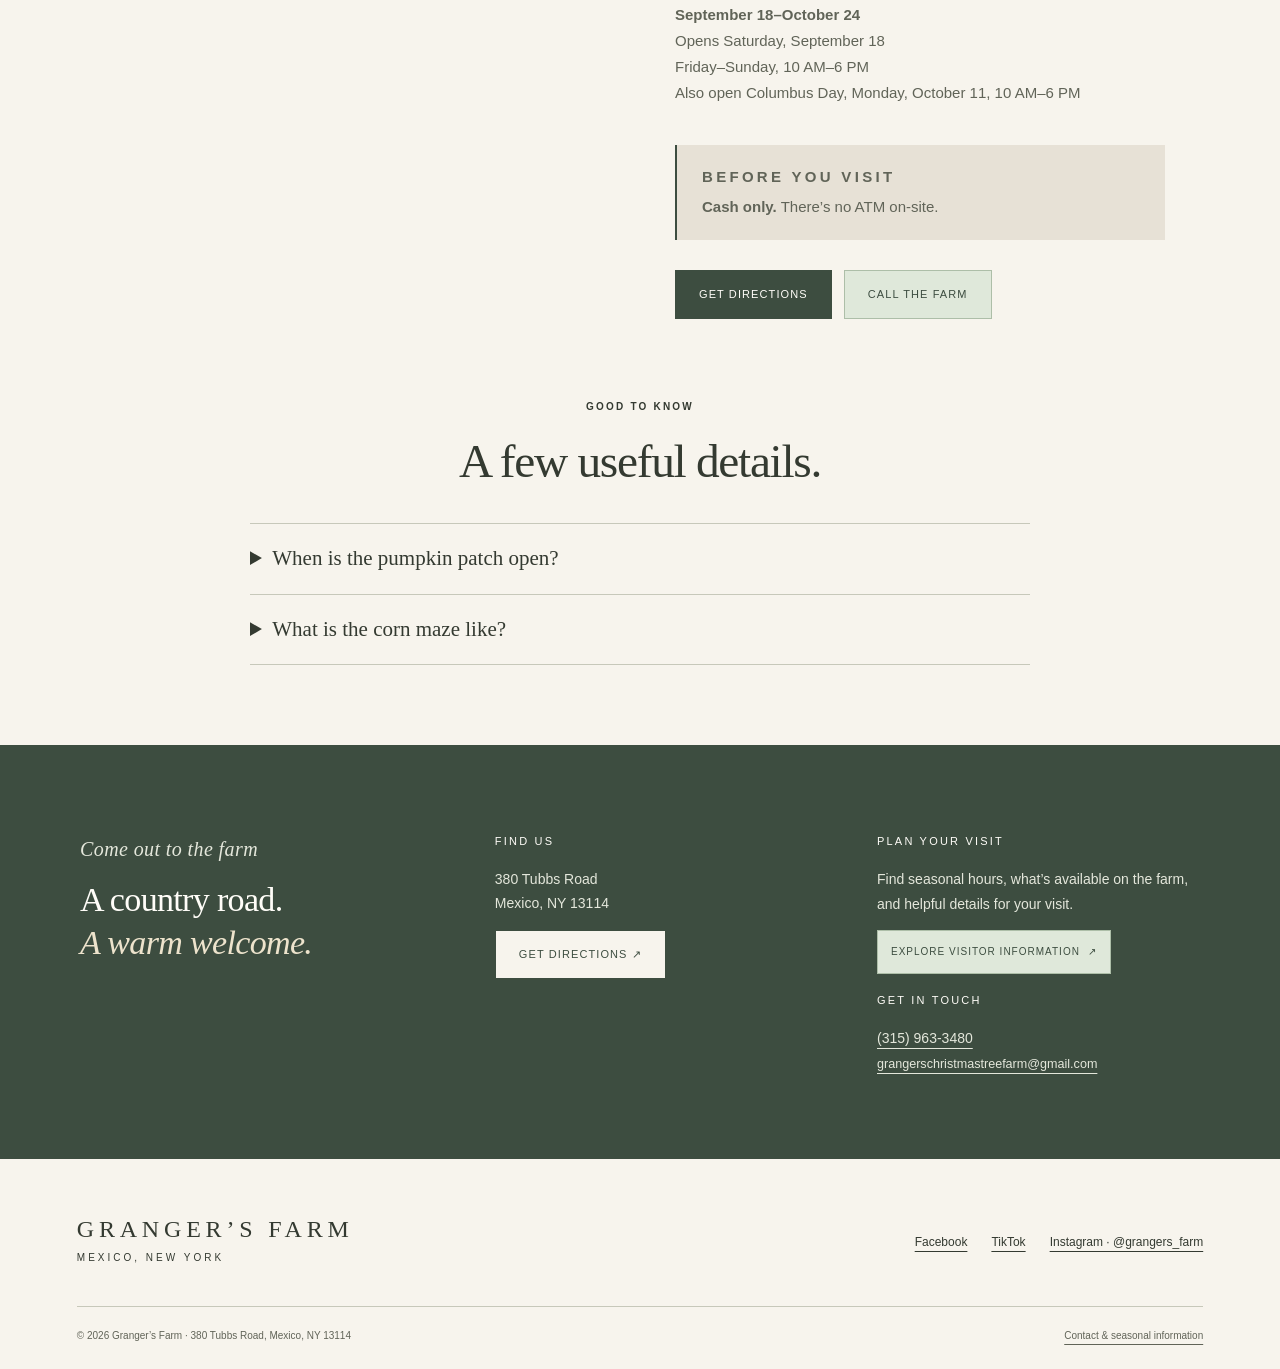
<file: pumpkins-autumn/index.html>
<!doctype html><html lang="en"><head><meta charset="utf-8"><meta name="viewport" content="width=device-width,initial-scale=1"><title>Pumpkins in Oswego County | Granger’s Farm</title><meta name="description" content="Plan autumn 2027 at Granger’s Farm in Mexico, NY: September 18–October 24, Friday–Sunday 10 AM–6 PM, plus Columbus Day."><meta name="robots" content="index,follow"><link rel="canonical" href="https://grangersfarm.com/pumpkins-autumn/"><meta name="theme-color" content="#3d4d40"><meta property="og:type" content="website"><meta property="og:site_name" content="Granger’s Farm"><meta property="og:title" content="Pumpkins in Oswego County | Granger’s Farm"><meta property="og:description" content="Plan autumn 2027 at Granger’s Farm in Mexico, NY: September 18–October 24, Friday–Sunday 10 AM–6 PM, plus Columbus Day."><meta property="og:url" content="https://grangersfarm.com/pumpkins-autumn/"><meta property="og:image" content="https://grangersfarm.com/assets/social-card.png"><meta property="og:image:alt" content="Granger’s Farm — Mexico, New York"><meta name="twitter:card" content="summary_large_image"><meta name="twitter:title" content="Pumpkins in Oswego County | Granger’s Farm"><meta name="twitter:description" content="Plan autumn 2027 at Granger’s Farm in Mexico, NY: September 18–October 24, Friday–Sunday 10 AM–6 PM, plus Columbus Day."><meta name="twitter:image" content="https://grangersfarm.com/assets/social-card.png"><link rel="icon" href="../assets/favicon.svg" type="image/svg+xml"><link rel="stylesheet" href="../assets/styles.css?v=photo-viewer-20261114"><script src="../assets/main.js?v=photo-viewer-20261114" defer></script><script type="application/ld+json">{"@context":"https://schema.org","@graph":[{"@type":"LocalBusiness","@id":"https://grangersfarm.com/#farm","name":"Granger’s Farm","url":"https://grangersfarm.com","telephone":"+13159633480","email":"grangerschristmastreefarm@gmail.com","address":{"@type":"PostalAddress","streetAddress":"380 Tubbs Road","addressLocality":"Mexico","addressRegion":"NY","postalCode":"13114","addressCountry":"US"},"sameAs":["https://www.instagram.com/grangers_farm/","https://www.facebook.com/GrangersChristmasTreeFarm/","https://www.tiktok.com/@grangersfarm"]},{"@type":"BreadcrumbList","itemListElement":[{"@type":"ListItem","position":1,"name":"Visit the Farm","item":"https://grangersfarm.com/"},{"@type":"ListItem","position":2,"name":"Pumpkins & Autumn","item":"https://grangersfarm.com/pumpkins-autumn/"}]}]}</script></head><body><a class="skip" href="#main">Skip to content</a><div class="topline">Family grown traditions · Mexico, New York</div><header><div class="masthead"><a class="brand" href="/" aria-label="Granger’s Farm home">Granger’s Farm<small>Family · Farm · Tradition</small></a></div><div class="nav-wrap"><button class="menu-toggle" aria-controls="navigation" aria-expanded="true">Menu −</button><nav class="nav" id="navigation" aria-label="Main navigation"><a href="/" >Visit the Farm</a><a href="/christmas-trees/" >Christmas Trees</a><a href="/pumpkins-autumn/" aria-current="page">Pumpkins &amp; Autumn</a><a href="/nigerian-dwarf-goats/" >Nigerian Dwarf Goats</a><a href="/our-family-farm/" >About the farm</a><a href="/plan-your-visit/" >Plan Your Visit</a></nav></div></header><nav class="breadcrumb" aria-label="Breadcrumb"><a href="/">Visit the Farm</a> <span aria-hidden="true">/</span> Pumpkins &amp; Autumn</nav><main id="main"><section class="hero"><p class="eyebrow">Autumn at the farm</p><h1>Take the<br>country road.</h1><p>Come spend a crisp fall day at Granger’s Farm. Across the road from the barn, take your time in the pumpkin patch and see what’s new in our famous corn maze. Back at the barn, stop to give our friendly goats a little love and grab a tasty snack from the farm kitchen.</p></section><div class="article"><figure class="photo pumpkins"><img src="/assets/pumpkin-patch-walk-960.webp" srcset="/assets/pumpkin-patch-walk-480.webp 480w, /assets/pumpkin-patch-walk-960.webp 960w" sizes="(max-width: 700px) calc(100vw - 50px), 50vw" width="960" height="1265" style="object-position:center 54%" loading="lazy" decoding="async" alt="Two children holding hands as they walk between rows of pumpkins at Granger’s Farm."></figure><div><section><h2>Pumpkins, three ways</h2><p>Take a wagon into the pumpkin patch in the field across the road from the barn and pick your own pumpkin for <strong>$5</strong>. If you’re short on time, pick one off a pallet at the barn for <strong>$8</strong>.</p><p>Inside the barn, browse specialty pumpkins from extra small to extra large in green, yellow, brown, orange, white, pink, and striped varieties. Look for our largest pumpkins on display. Every pumpkin is <strong>$20 or less</strong>.</p><div class="pumpkin-photo-row" style="display:grid;grid-template-columns:repeat(3,minmax(0,1fr));gap:clamp(6px,2vw,12px);max-width:510px;margin-top:20px"><img src="/assets/pumpkin-patch-tile.webp" width="480" height="480" style="display:block;width:100%;height:auto" loading="lazy" decoding="async" alt="A child in yellow boots walks through the pumpkin patch."><img src="/assets/specialty-pumpkins-tile.webp" width="480" height="480" style="display:block;width:100%;height:auto" loading="lazy" decoding="async" alt="Specialty pumpkins and gourds displayed in wooden baskets in the barn."><img src="/assets/pallet-pumpkins-tile.webp" width="480" height="480" style="display:block;width:100%;height:auto" loading="lazy" decoding="async" alt="Pumpkins on pallets next to a chalkboard showing $8.00."></div></section>
<section id="corn-stalks" aria-labelledby="corn-stalks-title" style="background:#eeebe2;border-left:3px solid #3f5042;padding:clamp(12px,3vw,20px);display:grid;grid-template-columns:minmax(0,clamp(68px,24%,112px)) minmax(0,1fr);gap:clamp(10px,3vw,18px);align-items:center"><img src="/assets/autumn-corn-stalks-480.webp" width="480" height="640" style="display:block;width:100%;height:auto" loading="lazy" decoding="async" alt="A bundle of dried corn stalks surrounded by pumpkins in the Granger’s Farm barn."><div><h2 id="corn-stalks-title" style="font-size:clamp(22px,5vw,28px);margin:0 0 6px">Corn stalks</h2><p style="margin:0">Pick up corn stalks at the barn for <strong>$5</strong> to decorate your porch for fall.</p></div></section>
<section id="corn-maze"><h2>Our famous corn maze</h2><p>You’ll find the corn maze in the field across the road from the barn. Follow the path past 20 to 25 displays that change each year, with moving figures, sound, and no jump scares.</p><p><strong>$5 per person. Ages 2 and under are free.</strong></p><figure class="photo" style="aspect-ratio: 1"><img src="/assets/corn-maze-daytime-walk.webp" width="480" height="480" loading="lazy" decoding="async" alt="Two children follow the path through the corn maze on a sunny day."></figure>
<div class="corn-maze-photo-row" style="display:grid;grid-template-columns:repeat(3,minmax(0,1fr));gap:clamp(6px,2vw,12px);max-width:510px;margin-top:20px"><img src="/assets/corn-maze-dusk-stalks.webp" width="480" height="480" style="display:block;width:100%;height:auto" loading="lazy" decoding="async" alt="Evening light shines through tall corn stalks."><img src="/assets/corn-maze-entrance-moon-480.webp" width="480" height="480" style="display:block;width:100%;height:auto" loading="lazy" decoding="async" alt="Torchlit corn maze entrance at Granger’s Farm beneath a full moon."><img src="/assets/pumpkin-patch-after-dark.webp" width="480" height="480" style="display:block;width:100%;height:auto" loading="lazy" decoding="async" alt="A visitor walks beside the pumpkin patch and pavilion at dusk."></div></section><section id="flashlight-fridays"><h2>Flashlight Fridays</h2><p>Bring a flashlight and come in costume if you like. Head to the field across the road from the barn to walk the corn maze after dark or pick a pumpkin under the harvest moon. You may see Michael Myers making his rounds. The displays feature moving figures and sound, with no jump scares.</p><p>Flashlight Fridays run from <strong><span style="white-space: nowrap">7–9 PM</span></strong>, weather permitting. Check our <a href="https://www.facebook.com/GrangersChristmasTreeFarm/">official Granger’s Farm Facebook page</a> the Tuesday before each event for an announcement.</p></section>
<section><h2>Around the farm</h2><p>The playground, pavilion, and Mulch Mountain with its tunnel are in the field across the road from the barn, alongside the pumpkin patch and corn maze. Back at the barn, browse our specialty pumpkins, pick a pumpkin off a pallet, or pick up corn stalks for fall decorating. Stop by the farm kitchen for a snack and say hello to our goats. For baby goat snuggle hours, see <a href="/plan-your-visit/">Plan Your Visit</a>.</p><div class="around-farm-photo-row" style="display:grid;grid-template-columns:repeat(3,minmax(0,1fr));gap:clamp(6px,2vw,12px);max-width:510px;margin-top:20px"><img src="/assets/autumn-barn-pumpkins-480.webp" width="480" height="480" style="display:block;width:100%;height:auto" loading="lazy" decoding="async" alt="Specialty pumpkins displayed beside a lit autumn tree in the barn."><img src="/assets/autumn-playground-480.webp" width="480" height="480" style="display:block;width:100%;height:auto" loading="lazy" decoding="async" alt="Pumpkin patch with the playground, Mulch Mountain, and pavilion behind it."><img src="/assets/autumn-goat-pen-480.webp" width="480" height="480" style="display:block;width:100%;height:auto" loading="lazy" decoding="async" alt="A spotted baby goat peeking through the barn pen."></div></section>
<section id="autumn-hours"><h2>2027 Autumn Hours</h2><p><strong>September 18–October 24</strong><br>Opens Saturday, September 18<br>Friday–Sunday, <span style="white-space: nowrap">10 AM–6 PM</span><br>Also open Columbus Day, Monday, October 11, <span style="white-space: nowrap">10 AM–6 PM</span></p></section>
<aside class="hours-box"><p class="eyebrow">Before you visit</p><p><strong>Cash only.</strong> There’s no ATM on-site.</p></aside><div class="actions"><a class="button" href="https://www.google.com/maps/dir/?api=1&destination=380%20Tubbs%20Road%2C%20Mexico%2C%20NY%2013114">Get directions</a><a class="button call-farm" href="tel:+13159633480">Call the farm</a></div></div></div><section class="faq"><p class="eyebrow" style="text-align:center">Good to know</p><h2>A few useful details.</h2><details><summary>When is the pumpkin patch open?</summary><p>September 18–October 24, 2027. Open Friday–Sunday and on Columbus Day from <span style="white-space: nowrap">10 AM–6 PM</span>. <a href="#autumn-hours">See autumn hours</a>.</p></details><details><summary>What is the corn maze like?</summary><p>It’s a walk-through with 20 to 25 changing displays, with moving figures, sound, and no jump scares. Admission is $5 per person. Ages 2 and under are free.</p></details></section><section class="visit-band"><div class="visit-inner"><div><p class="eyebrow">Come out to the farm</p><h2><span>A country road.</span><span><em>A warm welcome.</em></span></h2></div><div><h3>Find us</h3><p>380 Tubbs Road<br>Mexico, NY 13114</p><a class="button" href="https://www.google.com/maps/dir/?api=1&destination=380%20Tubbs%20Road%2C%20Mexico%2C%20NY%2013114">Get directions ↗</a></div><div><h3>Plan Your Visit</h3><p>Find seasonal hours, what’s available on the farm, and helpful details for your visit.</p><a class="button button-compact" href="/plan-your-visit/">Explore visitor information <span aria-hidden="true">↗</span></a><h3>Get in touch</h3><p><a href="tel:+13159633480">(315) 963-3480</a><br><a href="mailto:grangerschristmastreefarm@gmail.com" style="overflow-wrap:anywhere">grangerschristmastreefarm@gmail.com</a></p></div></div></section></main><footer><div class="footer-top"><a class="brand" href="/">Granger’s Farm<small>Mexico, New York</small></a><nav class="social" aria-label="Social media"><a href="https://www.facebook.com/GrangersChristmasTreeFarm/">Facebook</a><a href="https://www.tiktok.com/@grangersfarm">TikTok</a><a href="https://www.instagram.com/grangers_farm/">Instagram · @grangers_farm</a></nav></div><div class="footer-bottom"><span>© 2026 Granger’s Farm · 380 Tubbs Road, Mexico, NY 13114</span><a href="/plan-your-visit/">Contact &amp; seasonal information</a></div></footer><div class="mobile-contact" aria-label="Quick contact"><a href="tel:+13159633480">Call the farm</a><a href="https://www.google.com/maps/dir/?api=1&destination=380%20Tubbs%20Road%2C%20Mexico%2C%20NY%2013114">Directions ↗</a></div></body></html>
</file>
<file: assets/styles.css>
@charset "UTF-8";
:root{--cream:#f7f4ed;--paper:#fffdf8;--ink:#343a31;--green:#3d4d40;--taupe:#e7e1d6;--muted:#616458;--line:#c7c8ba;--rust:#8c5137;--serif:Georgia,'Times New Roman',serif}
*{box-sizing:border-box}html{scroll-behavior:smooth;scroll-padding-top:25px}body{margin:0;background:var(--cream);color:var(--ink);font:16px/1.75 Arial,Helvetica,sans-serif}a{color:inherit;text-underline-offset:5px}a:hover{color:var(--rust)}button{font:inherit}a,button,summary{touch-action:manipulation}:focus-visible{outline:3px solid var(--rust);outline-offset:5px}.skip{position:absolute;top:-100px;left:20px;background:white;padding:10px;z-index:20}.skip:focus{top:12px}.preview-note{text-align:center;background:#e7e1d6;font-size:11px;letter-spacing:.06em;padding:6px 20px}.topline{text-align:center;background:var(--green);color:var(--paper);font-size:11px;letter-spacing:.17em;text-transform:uppercase;padding:10px 15px}.masthead{padding:28px 5vw 24px;text-align:center;border-bottom:1px solid var(--line)}.brand{text-decoration:none;display:inline-block;font:36px/1.1 var(--serif);letter-spacing:-1px}.brand small{display:block;font:10px/2.7 Arial,sans-serif;letter-spacing:.3em;text-transform:uppercase}.nav-wrap{max-width:1220px;margin:auto}.nav{display:flex;justify-content:center;gap:34px;padding:17px 24px;align-items:center}.nav a{font-size:12px;text-decoration:none;padding:5px 0;white-space:nowrap}.nav a[aria-current=page]{border-bottom:1px solid var(--ink)}.nav a:last-child{font-weight:bold}.menu-toggle{display:none}.eyebrow{text-transform:uppercase;letter-spacing:.22em;font-size:10px;font-weight:600;line-height:1.6}.hero{text-align:center;padding:61px 24px 45px;max-width:1000px;margin:auto}h1,h2,h3{font-family:var(--serif);font-weight:400;line-height:1.12;margin:20px 0}h1{font-size:clamp(46px,5.3vw,76px);letter-spacing:-2.5px}h2{font-size:clamp(34px,3.7vw,52px);letter-spacing:-1.3px}h3{font-size:27px}.hero p:not(.eyebrow){max-width:560px;margin:22px auto;color:var(--muted);font-size:15px}.button{display:inline-block;background:var(--green);color:#fffdf8;text-decoration:none;font-size:11px;letter-spacing:.1em;text-transform:uppercase;padding:14px 23px;border:1px solid var(--green);min-height:46px}.button:hover{background:#28372e;color:white}.button.outline{background:transparent;color:var(--ink);border-color:var(--line)}.button.outline:hover{border-color:var(--ink)}.actions{display:flex;gap:12px;flex-wrap:wrap;margin-top:26px}.hero .actions{justify-content:center}.text-link{display:inline-block;font-size:11px;text-transform:uppercase;letter-spacing:.12em;text-decoration:none;border-bottom:1px solid var(--ink);padding:8px 0;margin-top:14px}.text-link span{margin-left:23px}.hero-image{max-width:1440px;margin:0 auto;padding:0 4vw}.photo{margin:0;width:100%;min-width:0;position:relative;overflow:hidden;background:#d7d9cb;min-height:250px}.photo img{display:block;width:100%;height:100%;object-fit:cover;aspect-ratio:inherit}.photo figcaption{position:absolute;bottom:14px;left:16px;right:16px;font:10px/1.5 Arial,sans-serif;letter-spacing:.09em;color:#fff;background:#344336e8;padding:9px 12px;width:fit-content;max-width:calc(100% - 32px)}.placeholder{display:grid;place-content:center;text-align:center;padding:30px;position:relative;background:linear-gradient(145deg,#c6cbbb,#87947e);isolation:isolate}.placeholder:before{content:'';position:absolute;inset:20px;border:1px solid #ffffff55;z-index:-1}.placeholder:after{content:'';position:absolute;width:85%;height:150%;border:1px solid #ffffff40;border-radius:50%;transform:rotate(35deg);left:40%;top:15%;z-index:-1}.placeholder .photo-title{font:italic clamp(26px,3vw,45px)/1.2 var(--serif);color:#293b2f;max-width:400px;margin:auto}.placeholder .photo-label{font:9px/1.5 Arial,sans-serif;text-transform:uppercase;letter-spacing:.23em;color:#293b2f;margin-bottom:18px}.photo.pumpkins{background:linear-gradient(145deg,#dcc5aa,#b68e70)}.photo.family{background:linear-gradient(145deg,#d9d3c4,#aaa18c)}.photo.goats{background:linear-gradient(145deg,#e3dfd1,#b2b59b)}.hero-image .photo{aspect-ratio:2.55;min-height:340px}.quick-nav{display:flex;justify-content:center;gap:45px;padding:25px;border-bottom:1px solid var(--line);font-size:11px;letter-spacing:.08em}.quick-nav a{text-decoration:none}.welcome{max-width:740px;margin:auto;text-align:center;padding:90px 25px 70px}.welcome p{color:var(--muted);max-width:570px;margin:25px auto}.season-note{max-width:1150px;margin:0 auto 90px;border-top:1px solid var(--line);border-bottom:1px solid var(--line);padding:28px 35px;display:grid;grid-template-columns:1fr 2fr auto;align-items:center;gap:32px}.season-note h2{font-size:24px;letter-spacing:-.5px;margin:7px 0}.season-note p{font-size:13px;margin:0}.season-note .text-link{margin:0;white-space:nowrap}.section-heading{text-align:center;margin:0 20px 55px}.editorial{max-width:1200px;margin:0 auto 100px;display:grid;grid-template-columns:1.15fr 1fr;align-items:center;gap:9%;padding:0 35px}.editorial>*{min-width:0}.editorial .photo{aspect-ratio:1.13;min-height:420px}.editorial.reverse{grid-template-columns:1fr 1.15fr}.editorial.reverse .photo{order:2}.editorial .copy{max-width:390px}.editorial .copy p:not(.eyebrow){color:var(--muted);font-size:14px}.number{display:block;font:italic 16px var(--serif);border-top:1px solid var(--line);padding-top:20px;margin-bottom:25px}.family-band{background:var(--taupe);padding:80px 0 1px}.family-band .editorial{margin-bottom:80px}.family-band .photo{aspect-ratio:1.2}.gallery{max-width:1300px;margin:90px auto;padding:0 35px}.gallery-header{display:flex;align-items:end;justify-content:space-between;margin-bottom:35px}.gallery-header h2{margin-bottom:0}.gallery-grid{display:grid;grid-template-columns:1fr 1.25fr 1fr;gap:22px;align-items:center}.gallery-grid .photo{aspect-ratio:.9;min-height:260px}.gallery-grid .photo:nth-child(2){aspect-ratio:.8}.gallery-grid .photo-title{font-size:27px}.gallery-grid .photo-label{font-size:8px}.visit-band{background:var(--green);color:var(--paper);padding:70px max(6vw,24px)}.visit-inner{max-width:1120px;margin:auto;display:grid;grid-template-columns:1.1fr 1fr 1fr;gap:60px}.visit-band h2{font-size:42px;margin-top:12px}.visit-band h3{font:11px Arial,sans-serif;text-transform:uppercase;letter-spacing:.2em;margin-top:20px}.visit-band p{font-size:14px;color:#e4e7db}.visit-band .button{background:var(--cream);color:var(--green)}.visit-band a:hover{color:#fff}.visit-band .button:hover{background:white;color:#26392c}footer{padding:55px 6vw 25px}footer .footer-top{display:flex;justify-content:space-between;gap:30px;flex-wrap:wrap}footer .brand{font-size:30px}.social{display:flex;gap:24px;align-items:center;flex-wrap:wrap;font-size:12px}.footer-bottom{display:flex;justify-content:space-between;border-top:1px solid var(--line);margin-top:35px;padding-top:20px;font-size:10px;color:var(--muted);gap:20px}.breadcrumb{max-width:1200px;padding:24px 35px 0;margin:auto;font-size:11px;color:var(--muted)}.article{max-width:1120px;margin:70px auto;display:grid;grid-template-columns:1fr 1fr;gap:70px;padding:0 35px}.article .photo{aspect-ratio:.85}.article section{margin-bottom:38px}.article section h2{font-size:32px}.article p{font-size:15px;color:var(--muted)}.hours-box{border-left:2px solid var(--green);padding:15px 25px;background:var(--taupe);margin:30px 0}.hours-box p{margin:5px 0}.faq{max-width:830px;margin:80px auto;padding:0 25px}.faq h2{text-align:center;margin-bottom:35px}details{border-top:1px solid var(--line);padding:20px 0}details:last-child{border-bottom:1px solid var(--line)}summary{cursor:pointer;font:21px/1.4 var(--serif);padding-right:20px}details p{font-size:14px;max-width:650px;color:var(--muted)}.contact-grid{max-width:1120px;display:grid;grid-template-columns:1fr 1fr;gap:70px;padding:20px 35px 60px;margin:auto}.contact-grid h2{font-size:32px}.contact-grid p{font-size:14px}.contact-grid a{overflow-wrap:anywhere}.contact-grid address{font-style:normal}.map-panel{background:var(--taupe);padding:28px}.map-panel iframe{width:100%;height:330px;border:0;display:block}.map-panel .map-fallback{font-size:12px}.schedule{padding:20px 0;border-bottom:1px solid var(--line)}.schedule h3{font-size:24px;margin:5px 0}.schedule p{margin:8px 0}.not-found{text-align:center;max-width:650px;padding:100px 25px;margin:auto}.mobile-contact{display:none}
@media(min-width:1600px){.hero-image{max-width:1500px}.hero{padding-top:75px}}
@media(max-width:950px){.nav{gap:20px}.nav a{font-size:11px}.season-note{margin:0 30px 70px;grid-template-columns:1fr 2fr}.season-note>a{grid-column:2}.editorial{gap:7%;padding:0 30px}.editorial .photo{min-height:340px}.visit-inner{gap:30px}.article,.contact-grid{gap:35px}.gallery-grid{gap:14px}}
@media(max-width:700px){.topline{font-size:9px;letter-spacing:.12em}.masthead{padding:24px 20px 17px}.brand{font-size:32px}.brand small{font-size:9px}.menu-toggle{display:block;background:none;border:0;padding:14px 25px;margin:auto;text-transform:uppercase;font-size:11px;letter-spacing:.15em;min-height:44px}.nav{flex-direction:column;gap:0;padding:0 25px 18px}.nav a{width:100%;text-align:center;font-size:13px;padding:10px}.js .nav[data-open=false]{display:none}.hero{padding:40px 23px 30px}h1{font-size:48px;letter-spacing:-1.7px}.hero p:not(.eyebrow){font-size:14px}.hero-image{padding:0 18px}.hero-image .photo{aspect-ratio:1.1;min-height:310px}.quick-nav{gap:20px;padding:20px 12px;font-size:9px;letter-spacing:.02em}.welcome{padding:60px 25px 45px}.welcome h2{font-size:36px}.season-note{display:block;margin:0 25px 60px;padding:24px 0}.season-note p{margin:16px 0}.season-note .text-link{margin-top:3px}.editorial,.editorial.reverse{grid-template-columns:1fr;gap:22px;padding:0 25px;margin-bottom:65px}.editorial.reverse .photo{order:0}.editorial .photo{min-height:300px;aspect-ratio:1.1}.editorial .copy{max-width:none}.number{margin:5px 0 18px}.editorial h2{font-size:39px;margin:12px 0 20px}.family-band{padding-top:45px}.family-band .editorial{margin-bottom:45px}.gallery{margin:60px auto;padding:0 25px}.gallery-header{display:block}.gallery-grid{grid-template-columns:1fr 1fr;gap:12px}.gallery-grid .photo,.gallery-grid .photo:nth-child(2){min-height:220px;aspect-ratio:.8}.gallery-grid .photo:last-child{grid-column:1/-1;aspect-ratio:1.8;min-height:220px}.gallery-grid .photo-title{font-size:22px}.photo figcaption{font-size:8px;left:10px;bottom:10px;padding:6px}.placeholder{padding:25px 16px}.placeholder:before{inset:10px}.visit-inner{grid-template-columns:1fr;gap:20px}.visit-band{padding:45px 25px}.visit-band h2{font-size:38px}.visit-band h3{margin-top:0}footer{padding:40px 25px 90px}.footer-bottom{flex-direction:column;gap:10px}.article{grid-template-columns:1fr;gap:35px;margin:35px auto;padding:0 25px}.article .photo{aspect-ratio:1.15;min-height:300px}.article section h2{font-size:31px}.breadcrumb{padding:20px 25px 0}.contact-grid{grid-template-columns:1fr;gap:20px;padding:0 25px 40px}.map-panel{padding:20px}.map-panel iframe{height:280px}.faq{margin:45px auto}.mobile-contact{position:fixed;bottom:0;left:0;right:0;display:flex;z-index:5;background:var(--paper);border-top:1px solid var(--line);padding-bottom:env(safe-area-inset-bottom)}.mobile-contact a{width:50%;padding:13px;text-align:center;text-decoration:none;font-size:11px;letter-spacing:.12em;text-transform:uppercase}.mobile-contact a+a{background:var(--green);color:white}}
@media(prefers-reduced-motion:reduce){html{scroll-behavior:auto}*,*:before,*:after{animation:none!important;transition:none!important}}

/* Header wordmark: uppercase serif with generous spacing. */
.masthead .brand{font-family:Georgia,'Times New Roman',serif;font-weight:400;font-size:clamp(36px,4.5vw,58px);line-height:1.25;letter-spacing:.20em;text-transform:uppercase;white-space:nowrap;max-width:100%}
@media(max-width:700px){.masthead .brand{font-size:clamp(24px,6.5vw,42px);letter-spacing:.11em}}

/* Compact introduction on the Christmas Trees page. */
.christmas-intro{max-width:1000px;padding:28px 25px 24px}.christmas-intro .eyebrow{margin:0 0 14px}.christmas-intro h1{font-size:clamp(40px,5vw,64px);line-height:1.08;letter-spacing:-1.7px;margin:0 auto 16px}.christmas-intro p:not(.eyebrow){max-width:680px;margin:0 auto;font-size:16px;line-height:1.65}.christmas-intro+.article{margin-top:32px}@media(max-width:700px){.christmas-intro{padding:24px 25px 18px}.christmas-intro h1{font-size:42px;letter-spacing:-1.1px}.christmas-intro p:not(.eyebrow){font-size:15px}.christmas-intro+.article{margin-top:24px}}

/* Emphasize the Christmas season label. */
.christmas-intro .eyebrow{font-size:clamp(24px,3vw,34px);line-height:1.35;letter-spacing:.14em}@media(max-width:700px){.christmas-intro .eyebrow{font-size:24px}}

/* Softer seasonal heading above the Christmas introduction. */
.christmas-intro .eyebrow{font-family:Georgia,'Times New Roman',serif;font-style:italic;font-weight:400;text-transform:none;letter-spacing:.01em;color:#66745e;font-size:clamp(28px,3vw,36px);line-height:1.25}@media(max-width:700px){.christmas-intro .eyebrow{font-size:28px}}

/* Farm-green payment notice. */
.hours-box[aria-label="Payment information"]{background:#3f5042;border-color:#3f5042;color:#f8f5ed}.hours-box[aria-label="Payment information"] p,.hours-box[aria-label="Payment information"] .eyebrow{color:#f8f5ed}

/* Footer lettering coordinated with the header wordmark. */
footer .brand{font-family:Georgia,'Times New Roman',serif;font-weight:400;font-size:24px;line-height:1.25;letter-spacing:.20em;text-transform:uppercase;white-space:nowrap;max-width:100%}@media(max-width:700px){footer .brand{font-size:clamp(19px,5vw,24px);letter-spacing:.13em}}

/* Keep the farm email intact within the visit contact column. */
.visit-inner>div{min-width:0}.visit-inner>div:last-child{container-type:inline-size}.visit-band a[href^="mailto:"]{white-space:nowrap;overflow-wrap:normal!important;word-break:normal;font-size:clamp(10px,3.9cqw,14px);letter-spacing:0}

/* A quieter two-line invitation to the farm. */
.visit-inner>div:first-child{container-type:inline-size}.visit-band .visit-inner>div:first-child>.eyebrow{font:italic 20px/1.4 Georgia,serif;text-transform:none;letter-spacing:.02em;margin-bottom:16px}.visit-band h2{font-size:clamp(22px,9.6cqw,38px);font-weight:400;line-height:1.25;letter-spacing:-.02em;margin:0}.visit-band h2 span{display:block;white-space:nowrap}.visit-band h2 em{font-weight:400;color:#ede3cc}

/* Seasonal photo features */
#wreaths, #farm-kitchen {
  display: grid;
  grid-template-columns: minmax(0, 360px) minmax(0, 1fr);
  gap: clamp(24px, 6vw, 72px);
}
.wreath-photo, .season-note-photo { margin: 0; }
.wreath-photo img, .season-note-photo img { display: block; width: 100%; height: auto; }
.wreath-copy, .season-note-copy { max-width: 510px; }
.wreath-copy p, .season-note-copy p { margin: 14px 0 18px; }
@media (max-width: 700px) {
  #wreaths, #farm-kitchen { grid-template-columns: minmax(0, 1fr); }
}
.button.button-compact{display:inline-flex;align-items:center;gap:8px;min-height:44px;padding:8px 13px;font-size:10px}
.season-note .button-compact{justify-self:start}
.button.button-compact,.visit-band .button.button-compact,.button.call-farm,.mobile-contact a[href^="tel:"]{background:#dfe8da;border-color:#adbea8;color:var(--green)}
.button.button-compact:hover,.visit-band .button.button-compact:hover,.button.call-farm:hover,.mobile-contact a[href^="tel:"]:hover{background:#d1dfcb;color:var(--green)}
footer .brand,footer .brand small{text-align:left}
.potted-tree-card{display:grid;grid-template-columns:min(27%,150px) minmax(0,1fr);gap:clamp(12px,2.5vw,24px);align-items:start}
.potted-tree-card figure{margin:0}
.potted-tree-card img{display:block;width:100%;height:auto}
.potted-tree-card h3{margin:0 0 10px}
@media(max-width:440px){.potted-tree-card{padding-inline:14px}.potted-tree-card h3{font-size:23px}}

.photo-zoom{cursor:zoom-in}
.photo-viewer{position:fixed;inset:0;width:100%;height:100%;max-width:none;max-height:none;margin:0;padding:0;border:0;background:transparent;overflow:hidden}
.photo-viewer[open]{display:grid;place-items:center}
.photo-viewer::backdrop{background:rgba(16,22,18,.94)}
body:has(.photo-viewer[open]){overflow:hidden}
.photo-viewer img{display:block;max-width:100%;max-height:calc(100dvh - 116px);object-fit:contain}
.photo-viewer form{position:absolute;top:max(12px,env(safe-area-inset-top));right:max(12px,env(safe-area-inset-right));margin:0}
.photo-viewer button{display:grid;place-items:center;width:48px;height:48px;border:1px solid var(--paper);border-radius:50%;padding:0;color:var(--paper);background:#26392c;font:32px/1 Arial,sans-serif;cursor:pointer}
</file>
<file: assets/winter.css>
/* Seasonal homepage hero; all rules scoped to the winter section. */
.winter-hero{display:grid;grid-template-columns:37fr 63fr;max-width:1440px;margin:26px auto 0;min-width:0;background:#35463b;color:#f7f1e3}
.winter-copy{display:flex;flex-direction:column;align-items:center;justify-content:center;text-align:center;padding:44px 25px 52px;min-width:0}
.winter-star{font-size:39px;line-height:1;color:#e7dcc1;margin-bottom:24px}
.winter-copy h1{font-family:var(--serif);font-size:clamp(36px,4.2vw,66px);line-height:1.08;letter-spacing:-1.5px;margin:0 0 25px;color:inherit}
.winter-copy p{font:italic clamp(18px,1.8vw,27px)/1.5 var(--serif);margin:0 0 35px;color:inherit}
.winter-button{display:inline-flex;align-items:center;justify-content:center;min-height:48px;padding:14px 27px;border:1px solid #f7f1e3;color:#f7f1e3;text-decoration:none;font-size:12px;letter-spacing:.18em;text-transform:uppercase;transition:background .15s,color .15s}
.winter-button:hover{background:#f7f1e3;color:#35463b}.winter-button:focus-visible{outline:3px solid #f7f1e3;outline-offset:5px}
.winter-photo{display:block;min-width:0;aspect-ratio:1.35}.winter-photo img{display:block;width:100%;height:100%;object-fit:cover;object-position:37% center}
.winter-address{text-align:center;max-width:1440px;margin:auto;padding:22px 20px;font-size:11px;letter-spacing:.16em;text-transform:uppercase;line-height:1.8}.winter-address span{margin:0 12px}
@media(max-width:950px) and (min-width:701px){.winter-copy{padding:32px 18px}.winter-copy h1{font-size:36px}.winter-copy p{font-size:19px}.winter-star{margin-bottom:18px}.winter-photo{aspect-ratio:auto;min-height:430px}}
@media(max-width:700px){.winter-hero{grid-template-columns:1fr;margin-top:10px}.winter-copy{padding:36px 22px 42px}.winter-star{font-size:30px;margin-bottom:18px}.winter-copy h1{font-size:46px;letter-spacing:-1.4px;margin-bottom:20px}.winter-copy p{font-size:22px;margin-bottom:26px}.winter-photo{aspect-ratio:4/3}.winter-photo img{object-fit:contain}.winter-address{font-size:10px;letter-spacing:.08em;padding:20px 18px}.winter-address span{margin:0 5px}}

/* Prominent payment notice above Christmas visitor information. */
.cash-banner{max-width:1150px;margin:0 auto 28px;background:#35463b;color:#f7f1e3;text-align:center;padding:26px 24px}
.cash-banner strong{display:block;font:700 clamp(36px,4.5vw,64px)/1.1 var(--serif);letter-spacing:.045em}
.cash-banner p{margin:10px 0 0;font-size:clamp(16px,1.7vw,22px);line-height:1.5}
@media(max-width:950px){.cash-banner{margin:0 30px 24px}}
@media(max-width:700px){.cash-banner{margin:0 25px 24px;padding:25px 16px}.cash-banner strong{font-size:38px}.cash-banner p{font-size:16px}}

/* Preserve the full original red-barn landscape in the Christmas feature. */
#trees .christmas-barn{min-height:0;aspect-ratio:1077/720;background:transparent}
#trees .christmas-barn img{display:block;width:100%;height:auto;aspect-ratio:1077/720}

/* Option 5: field photograph with a framed autumn display inset. */
#pumpkins .autumn-collage{position:relative;order:2;min-width:0;padding:0 3% 12% 0}
.autumn-field{display:block;width:100%;height:auto;aspect-ratio:1/1.15;object-fit:cover;object-position:center}
.autumn-inset{position:absolute;right:0;bottom:0;width:47%;height:auto;aspect-ratio:3/4;object-fit:cover;object-position:center 65%;border:8px solid var(--cream);box-shadow:0 4px 14px #343a3114}
@media(max-width:700px){#pumpkins .autumn-collage{order:0;padding-bottom:16%}.autumn-inset{width:47%;border-width:6px}}

/* Selected Option 3: single original pumpkin-patch photograph. */
#pumpkins .autumn-single{aspect-ratio:3/4;min-height:0;background:transparent}
#pumpkins .autumn-single img{display:block;width:100%;height:auto;aspect-ratio:3/4}

/* Original goat portrait: show full photograph without distortion. */
#goats .goat-portrait{aspect-ratio:3/4;min-height:0;background:transparent}
#goats .goat-portrait img{display:block;width:100%;height:auto;aspect-ratio:3/4}

/* About the Farm: preserve actual landscape, crop excess sky in presentation. */
.family-band .about-landscape{aspect-ratio:1.8;min-height:0;background:transparent}
.family-band .about-landscape img{display:block;width:100%;height:100%;object-fit:cover;object-position:center bottom}

/* Selected snowy Christmas visit image. */
#trees .christmas-visit{min-height:0;aspect-ratio:1168/1347;background:transparent}
#trees .christmas-visit img{display:block;width:100%;height:auto;aspect-ratio:1168/1347}

/* Match the header's regular serif lettering, preserving title case. */
.winter-copy h1{font-family:Georgia,'Times New Roman',serif;font-weight:400;text-transform:none;letter-spacing:.045em;font-size:clamp(30px,3.5vw,52px);line-height:1.2;overflow-wrap:normal}
@media(max-width:950px) and (min-width:701px){.winter-copy h1{font-size:28px}}
@media(max-width:700px){.winter-copy h1{font-size:clamp(30px,8vw,42px);letter-spacing:.035em}}
</file>
